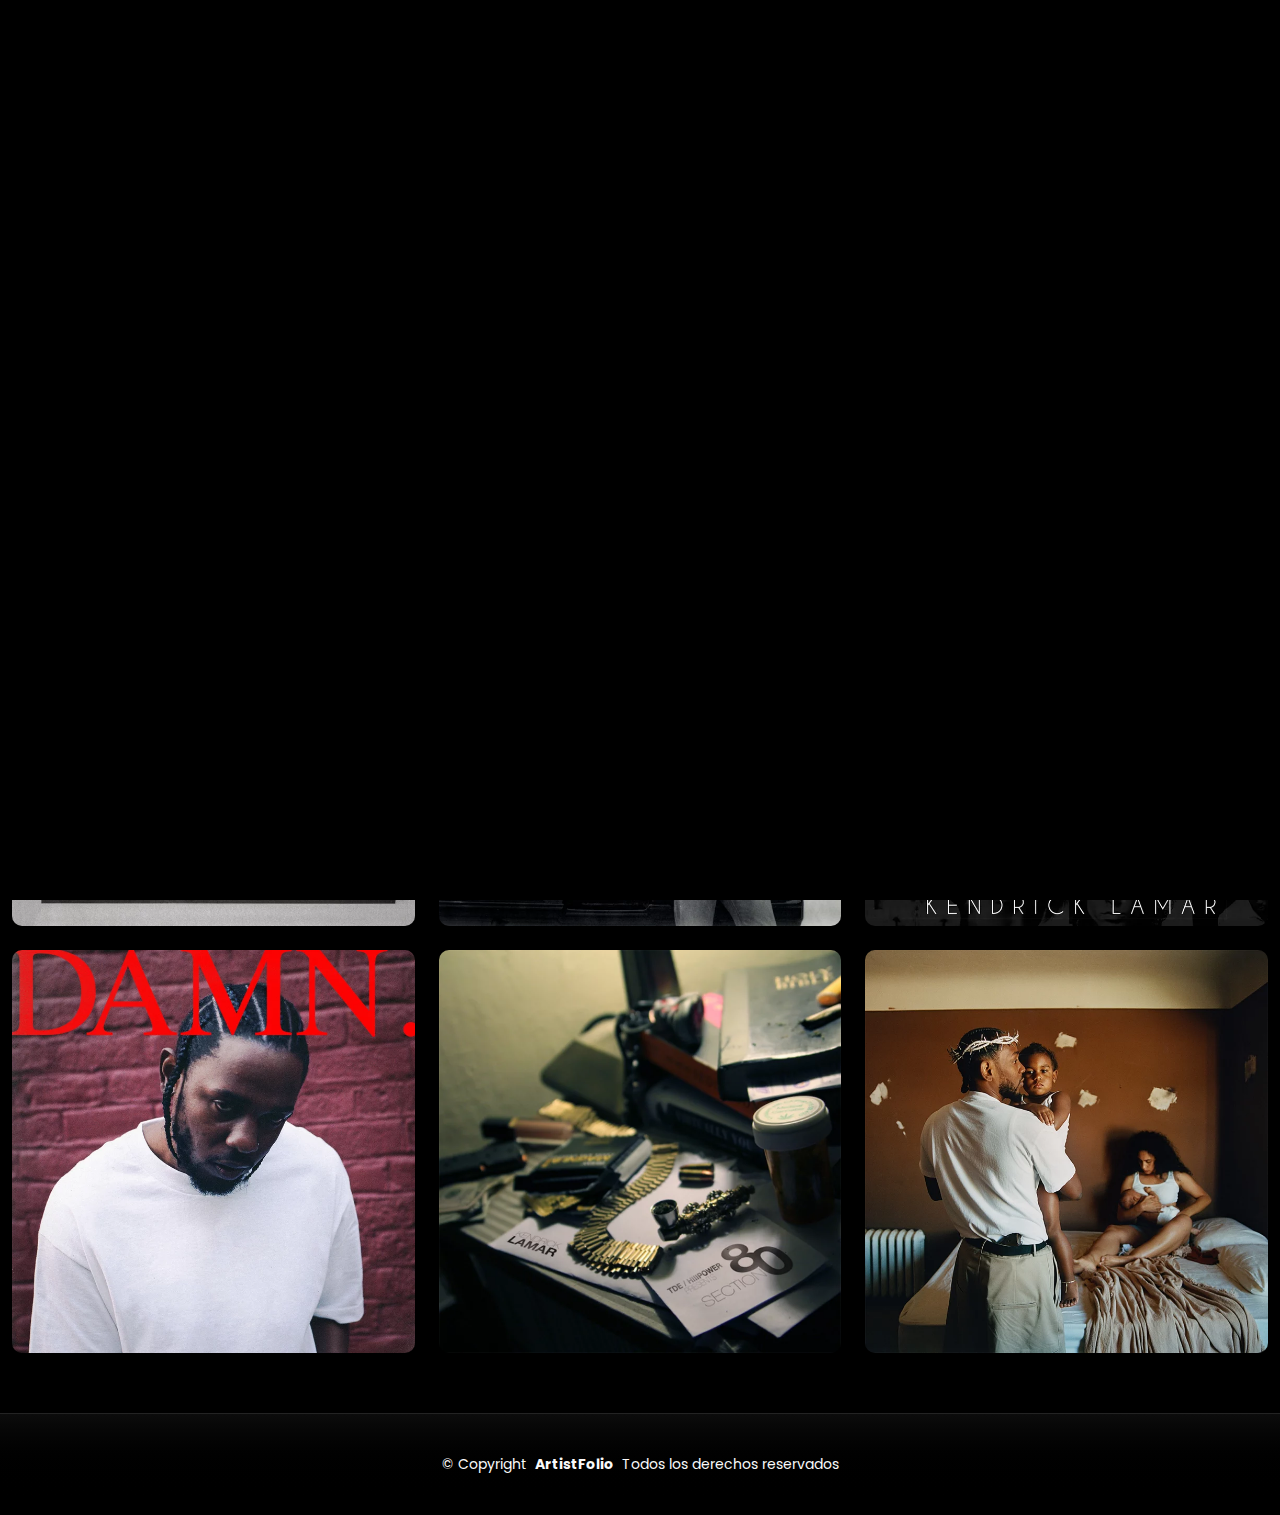
<file: index.html>
<!DOCTYPE html>
<html lang="en">

<head>
  <meta charset="utf-8">
  <meta content="width=device-width, initial-scale=1.0" name="viewport">
  <title>Kendrick Lamar - Hip hop y Rap</title>
  <meta name="description" content="">
  <meta name="keywords" content="">

  <!-- Favicons -->
  <link href="assets/img/logo.png" rel="icon">
  <link href="assets/img/logo.png" rel="apple-touch-icon">

  <!-- Fonts -->
  <link href="https://fonts.googleapis.com" rel="preconnect">
  <link href="https://fonts.gstatic.com" rel="preconnect" crossorigin>
  <link href="https://fonts.googleapis.com/css2?family=Roboto:ital,wght@0,100;0,300;0,400;0,500;0,700;0,900;1,100;1,300;1,400;1,500;1,700;1,900&family=Inter:wght@100;200;300;400;500;600;700;800;900&family=Cardo:ital,wght@0,400;0,700;1,400;1,700&display=swap" rel="stylesheet">

  <!-- Vendor CSS Files -->
  <link href="assets/vendor/bootstrap/css/bootstrap.min.css" rel="stylesheet">
  <link href="assets/vendor/bootstrap-icons/bootstrap-icons.css" rel="stylesheet">
  <link href="assets/vendor/aos/aos.css" rel="stylesheet">
  <link href="assets/vendor/glightbox/css/glightbox.min.css" rel="stylesheet">
  <link href="assets/vendor/swiper/swiper-bundle.min.css" rel="stylesheet">

  <!-- Main CSS File -->
  <link href="assets/css/main.css" rel="stylesheet">

  <!-- =======================================================
  * Template Name: PhotoFolio
  * Template URL: https://bootstrapmade.com/photofolio-bootstrap-photography-website-template/
  * Updated: Aug 07 2024 with Bootstrap v5.3.3
  * Author: BootstrapMade.com
  * License: https://bootstrapmade.com/license/
  ======================================================== -->
</head>

<body class="index-page">

  <header id="header" class="header d-flex align-items-center sticky-top">
    <div class="container-fluid position-relative d-flex align-items-center justify-content-between">

      <a href="index.html" class="logo d-flex align-items-center me-auto me-xl-0">
        <img src="assets/img/logo.png" alt="">
        <h1 class="sitename">ArtistFolio</h1>
      </a>

      <nav id="navmenu" class="navmenu">
        <ul>
          <li><a href="index.html" class="active">Inicio<br></a></li>
          <li><a href="about.html">Biografía</a></li>
          <li class="dropdown"><a href="discography.html"><span>Discografía</span> <i class="bi bi-chevron-down toggle-dropdown"></i></a>
            <ul>
              <li><a href="albums.html">Albums</a></li>
              <li><a href="videos.html">Videoclips</a></li>
              <li class="dropdown"><a href="#"><span>Más</span> <i class="bi bi-chevron-down toggle-dropdown"></i></a>
                <ul>
                  <li><a href="letras.html">Letras destacadas</a></li>
                  <li><a href="premios.html">Premios</a></li>
                </ul>
              </li>
            </ul>
          </li>
          <!-- Separador, se oculta en dispositivos móviles -->
          <span class="nav-separator">|</span>
          <li><a href="services.html">Servicios</a></li>
          <li><a href="contact.html">Contacto</a></li>
          <li class="nav-search">
            <form class="search-form" role="search" data-search-form>
              <input type="search" name="q" placeholder="Buscar..." aria-label="Buscar" data-search-input>
              <button type="submit" aria-label="Buscar"><i class="bi bi-search"></i></button>
              <button type="button" class="clear-btn" data-search-clear aria-label="Limpiar"><i class="bi bi-x"></i></button>
            </form>
          </li>
        </ul>
        <i class="mobile-nav-toggle d-xl-none bi bi-list"></i>
      </nav>

    </div>
  </header>

  <main class="main">

    <!-- Hero Section -->
    <section id="hero" class="hero section">

      <div class="container">
        <div class="row justify-content-center">
          <div class="col-lg-6 text-center" data-aos="fade-up" data-aos-delay="100">
            <h2><span>Presentando</span><span class="underlight">Kendrick Lamar</span></h2>
            <p>Algunos de sus momentos más icónicos, álbumes y colaboraciones que han definido su carrera.</p>
          </div>
        </div>
      </div>

    </section><!-- /Hero Section -->

    <!-- Gallery Section -->
    <section id="gallery" class="gallery section">

      <div class="container-fluid" data-aos="fade-up" data-aos-delay="100">

        <div class="row gy-4 justify-content-center">

          <div class="col-xl-4 col-lg-4 col-md-6">
            <div class="gallery-item h-100">
              <img src="assets/img/gallery/albums/topimpabutterfly.webp" class="img-fluid" alt="">
              <div class="gallery-links d-flex align-items-center justify-content-center">
                <a href="assets/img/gallery/albums/topimpabutterfly.webp" title="To Pimp a Butterfly" class="glightbox preview-link"><i class="bi bi-arrows-angle-expand"></i></a>
                <a href="albums.html" class="details-link"><i class="bi bi-link-45deg"></i></a>
              </div>
            </div>
          </div><!-- End Gallery Item -->

          <div class="col-xl-4 col-lg-4 col-md-6">
            <div class="gallery-item h-100">
              <img src="assets/img/gallery/albums/gnx.webp" class="img-fluid" alt="">
              <div class="gallery-links d-flex align-items-center justify-content-center">
                <a href="assets/img/gallery/albums/gnx.webp" title="GNX" class="glightbox preview-link"><i class="bi bi-arrows-angle-expand"></i></a>
                <a href="albums.html" class="details-link"><i class="bi bi-link-45deg"></i></a>
              </div>
            </div>
          </div><!-- End Gallery Item -->

          <div class="col-xl-4 col-lg-4 col-md-6">
            <div class="gallery-item h-100">
              <img src="assets/img/gallery/albums/overlydedicated.webp" class="img-fluid" alt="">
              <div class="gallery-links d-flex align-items-center justify-content-center">
                <a href="assets/img/gallery/albums/overlydedicated.webp" title="Overly Dedicated" class="glightbox preview-link"><i class="bi bi-arrows-angle-expand"></i></a>
                <a href="albums.html" class="details-link"><i class="bi bi-link-45deg"></i></a>
              </div>
            </div>
          </div><!-- End Gallery Item -->

          <div class="col-xl-4 col-lg-4 col-md-6">
            <div class="gallery-item h-100">
              <img src="assets/img/gallery/albums/damn.webp" class="img-fluid" alt="">
              <div class="gallery-links d-flex align-items-center justify-content-center">
                <a href="assets/img/gallery/albums/damn.webp" title="DAMN." class="glightbox preview-link"><i class="bi bi-arrows-angle-expand"></i></a>
                <a href="albums.html" class="details-link"><i class="bi bi-link-45deg"></i></a>
              </div>
            </div>
          </div><!-- End Gallery Item -->

          <div class="col-xl-4 col-lg-4 col-md-6">
            <div class="gallery-item h-100">
              <img src="assets/img/gallery/albums/section80.webp" class="img-fluid" alt="">
              <div class="gallery-links d-flex align-items-center justify-content-center">
                <a href="assets/img/gallery/albums/section80.webp" title="Section.80" class="glightbox preview-link"><i class="bi bi-arrows-angle-expand"></i></a>
                <a href="albums.html" class="details-link"><i class="bi bi-link-45deg"></i></a>
              </div>
            </div>
          </div><!-- End Gallery Item -->

          <div class="col-xl-4 col-lg-4 col-md-6">
            <div class="gallery-item h-100">
              <img src="assets/img/gallery/albums/mrmorale&thebigsteppers.webp" class="img-fluid" alt="">
              <div class="gallery-links d-flex align-items-center justify-content-center">
                <a href="assets/img/gallery/albums/mrmorale&thebigsteppers.webp" title="Mr. Morale & The Big Steppers" class="glightbox preview-link"><i class="bi bi-arrows-angle-expand"></i></a>
                <a href="albums.html" class="details-link"><i class="bi bi-link-45deg"></i></a>
              </div>
            </div>
          </div><!-- End Gallery Item -->

        </div>

      </div>

    </section><!-- /Gallery Section -->

  </main>

  <footer id="footer" class="footer">

    <div class="container">
      <div class="copyright text-center ">
        <p>© <span>Copyright</span> <strong class="px-1 sitename">ArtistFolio</strong> <span>Todos los derechos reservados</span></p>
      </div>
    </div>

  </footer>

  <!-- Scroll Top -->
  <a href="#" id="scroll-top" class="scroll-top d-flex align-items-center justify-content-center"><i class="bi bi-arrow-up-short"></i></a>

  <!-- Preloader -->
  <div id="preloader">
    <div class="line"></div>
  </div>

  <!-- Vendor JS Files -->
  <script src="assets/vendor/bootstrap/js/bootstrap.bundle.min.js"></script>
  <script src="assets/vendor/php-email-form/validate.js"></script>
  <script src="assets/vendor/aos/aos.js"></script>
  <script src="assets/vendor/glightbox/js/glightbox.min.js"></script>
  <script src="assets/vendor/swiper/swiper-bundle.min.js"></script>

  <!-- Main JS File -->
  <script src="assets/js/main.js"></script>

</body>

</html>
</file>
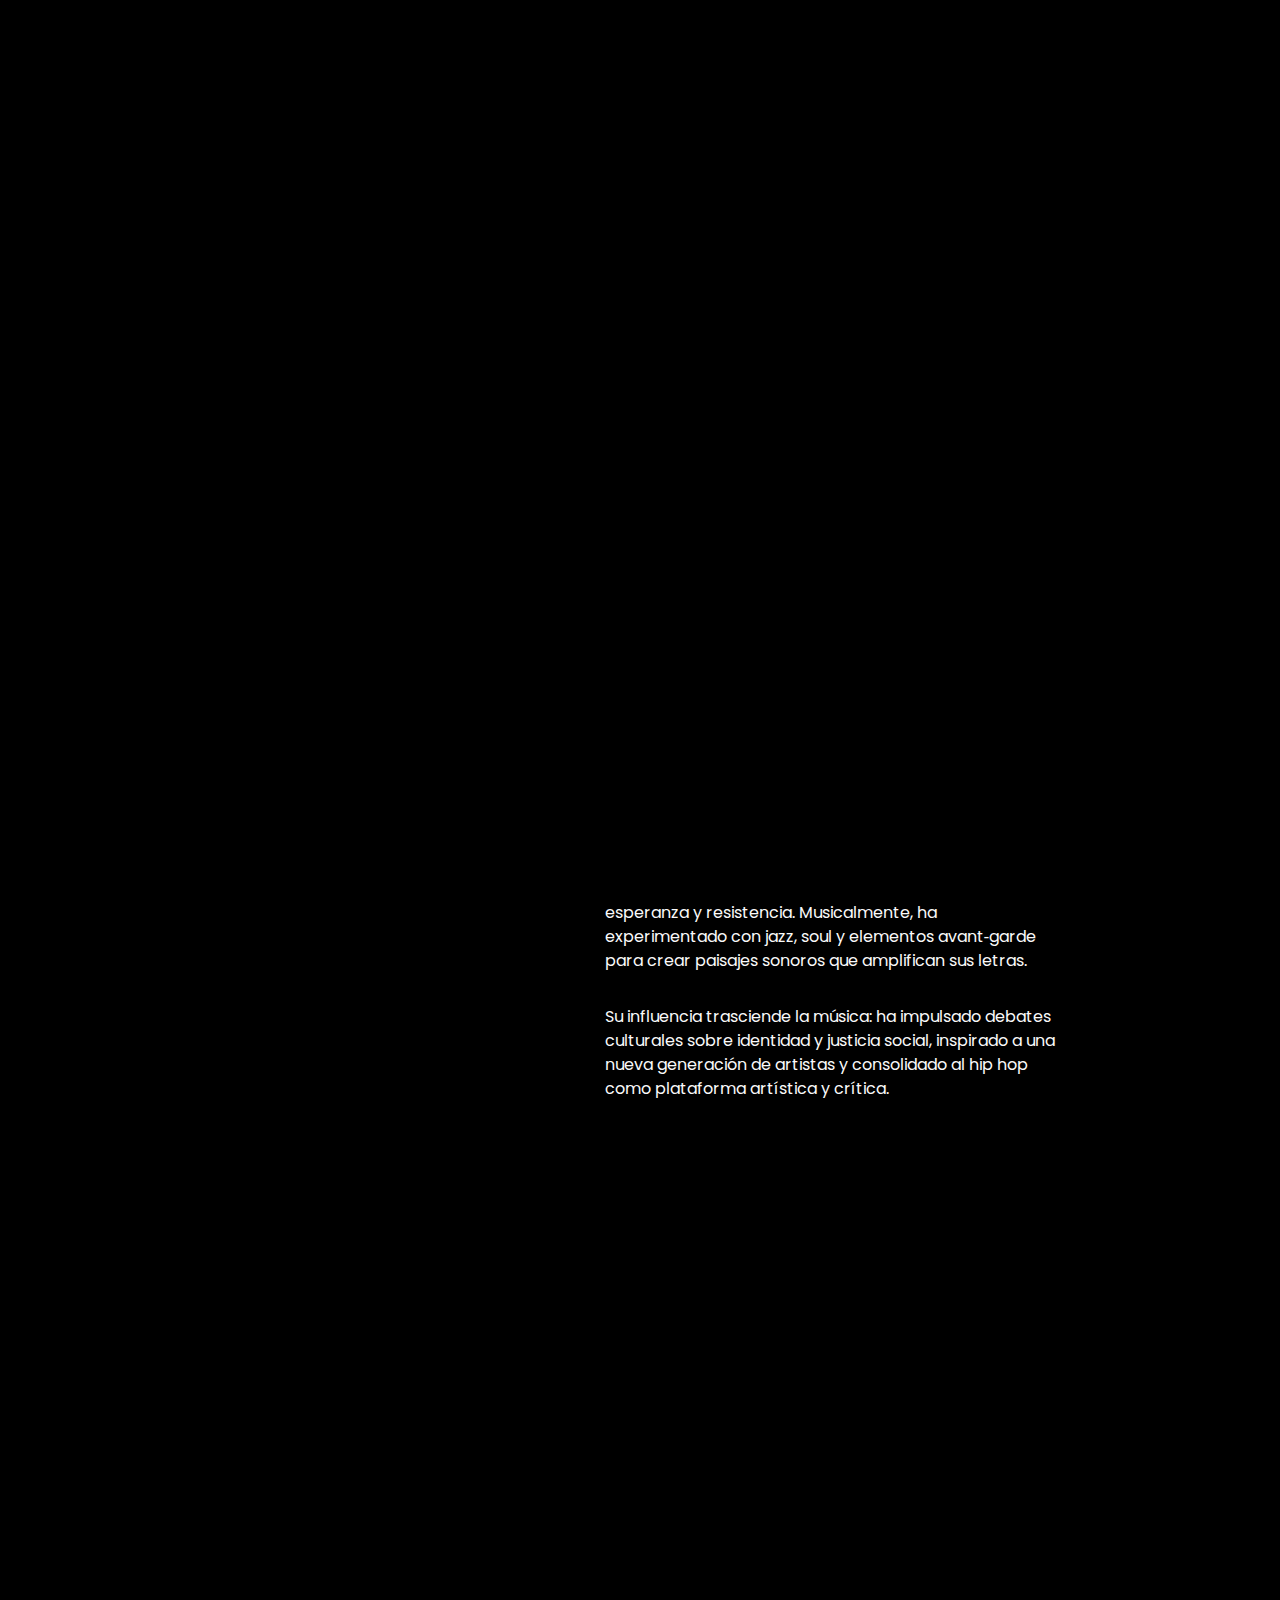
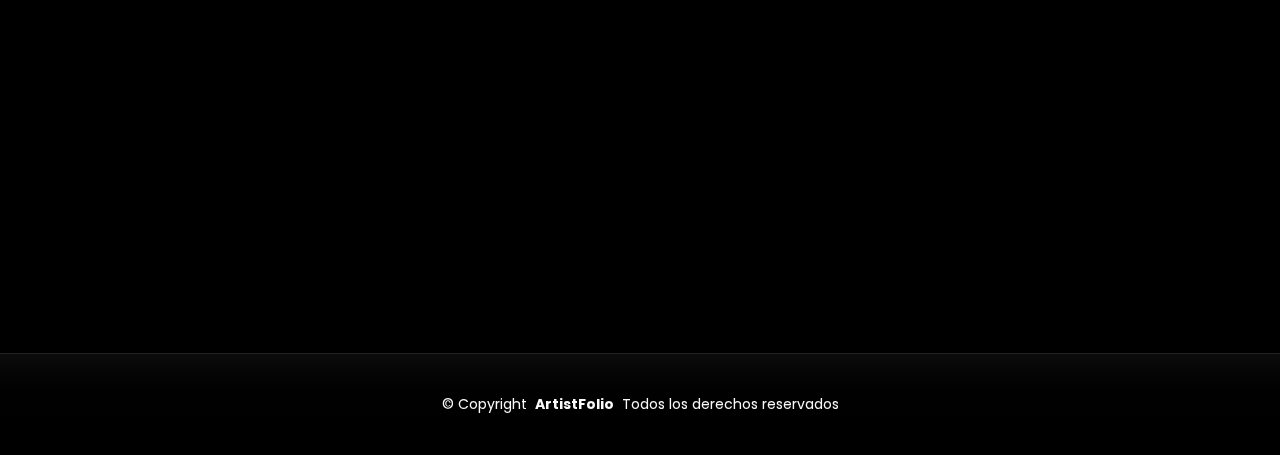
<file: about.html>
<!DOCTYPE html>
<html lang="en">

<head>
  <meta charset="utf-8">
  <meta content="width=device-width, initial-scale=1.0" name="viewport">
  <title>Acerca de - Kendrick Lamar</title>
  <meta name="description" content="">
  <meta name="keywords" content="">

  <!-- Favicons -->
  <link href="assets/img/logo.png" rel="icon">
  <link href="assets/img/logo.png" rel="apple-touch-icon">

  <!-- Fonts -->
  <link href="https://fonts.googleapis.com" rel="preconnect">
  <link href="https://fonts.gstatic.com" rel="preconnect" crossorigin>
  <link href="https://fonts.googleapis.com/css2?family=Roboto:ital,wght@0,100;0,300;0,400;0,500;0,700;0,900;1,100;1,300;1,400;1,500;1,700;1,900&family=Inter:wght@100;200;300;400;500;600;700;800;900&family=Cardo:ital,wght@0,400;0,700;1,400;1,700&display=swap" rel="stylesheet">

  <!-- Vendor CSS Files -->
  <link href="assets/vendor/bootstrap/css/bootstrap.min.css" rel="stylesheet">
  <link href="assets/vendor/bootstrap-icons/bootstrap-icons.css" rel="stylesheet">
  <link href="assets/vendor/aos/aos.css" rel="stylesheet">
  <link href="assets/vendor/glightbox/css/glightbox.min.css" rel="stylesheet">
  <link href="assets/vendor/swiper/swiper-bundle.min.css" rel="stylesheet">

  <!-- Main CSS File -->
  <link href="assets/css/main.css" rel="stylesheet">

  <!-- =======================================================
  * Template Name: PhotoFolio
  * Template URL: https://bootstrapmade.com/photofolio-bootstrap-photography-website-template/
  * Updated: Aug 07 2024 with Bootstrap v5.3.3
  * Author: BootstrapMade.com
  * License: https://bootstrapmade.com/license/
  ======================================================== -->
</head>

<body class="about-page">

  <header id="header" class="header d-flex align-items-center sticky-top">
    <div class="container-fluid position-relative d-flex align-items-center justify-content-between">

      <a href="index.html" class="logo d-flex align-items-center me-auto me-xl-0">
        <img src="assets/img/logo.png" alt="">
        <h1 class="sitename">ArtistFolio</h1>
      </a>

      <nav id="navmenu" class="navmenu">
        <ul>
          <li><a href="index.html">Inicio<br></a></li>
          <li><a href="about.html" class="active">Biografía</a></li>
          <li class="dropdown"><a href="discography.html"><span>Discografía</span> <i class="bi bi-chevron-down toggle-dropdown"></i></a>
            <ul>
              <li><a href="albums.html">Albums</a></li>
              <li><a href="videos.html">Videoclips</a></li>
              <li class="dropdown"><a href="#"><span>Más</span> <i class="bi bi-chevron-down toggle-dropdown"></i></a>
                <ul>
                  <li><a href="letras.html">Letras destacadas</a></li>
                  <li><a href="premios.html">Premios</a></li>
                </ul>
              </li>
            </ul>
          </li>
          <!-- Separador, se oculta en dispositivos móviles -->
          <span class="nav-separator">|</span>
          <li><a href="services.html">Servicios</a></li>
          <li><a href="contact.html">Contacto</a></li>
          <li class="nav-search">
            <form class="search-form" role="search" data-search-form>
              <input type="search" name="q" placeholder="Buscar..." aria-label="Buscar" data-search-input>
              <button type="submit" aria-label="Buscar"><i class="bi bi-search"></i></button>
              <button type="button" class="clear-btn" data-search-clear aria-label="Limpiar"><i class="bi bi-x"></i></button>
            </form>
          </li>
        </ul>
        <i class="mobile-nav-toggle d-xl-none bi bi-list"></i>
      </nav>

    </div>
  </header>

  <main class="main">

    <!-- Page Title -->
    <div class="page-title" data-aos="fade">
      <div class="heading">
        <div class="container">
          <div class="row d-flex justify-content-center text-center">
            <div class="col-lg-8">
              <h1>Biografía</h1>
              <p class="mb-0">Kendrick Lamar es un rapero y compositor originario de Compton que ha redefinido el hip hop contemporáneo con su narrativa, su compromiso social y su innovación sonora.</p>
            </div>
          </div>
        </div>
      </div>
    </div><!-- End Page Title -->

    <!-- About Section -->
    <section id="about" class="about section">

      <div class="container" data-aos="fade-up" data-aos-delay="100">

        <div class="row gy-4 justify-content-center">
          <div class="col-lg-4 artist-image">
            <img src="assets/img/profile-img.jpg" class="img-fluid" alt="">
          </div>
          <div class="col-lg-5 content">
            <h2 style="color: var(--accent-color);">Biografía, estilo y legado</h2>
            <p class="fst-italic py-3">
              Kendrick Lamar ha combinado el virtuosismo lírico con una visión artística amplia, explorando temas personales y colectivos que han marcado la dirección del rap del siglo XXI.
            </p>
            <div class="row">
              <div class="col-lg-6">
                <ul>
                  <li><i class="bi bi-chevron-right"></i> <strong>Nombre:</strong> <span>Kendrick Lamar</span></li>
                  <li><i class="bi bi-chevron-right"></i> <strong>Nacimiento:</strong> <span>17/06/1987</span></li>
                  <li><i class="bi bi-chevron-right"></i> <strong>Origen:</strong> <span>California, EE. UU.</span></li>
                </ul>
              </div>
              <div class="col-lg-6">
                <ul>
                  <li><i class="bi bi-chevron-right"></i> <strong>Carrera:</strong> <span>2003–presente</span></li>
                  <li><i class="bi bi-chevron-right"></i> <strong>Género:</strong> <span>Hip hop / Rap</span></li>
                  <li><i class="bi bi-chevron-right"></i> <strong>Álbum destacado:</strong> <span>DAMN.</span></li>
                </ul>
              </div>
            </div>
            <p class="py-3">
              Desde sus comienzos, Kendrick ha construido una narrativa potente que mezcla lo íntimo y lo político: sus canciones cuentan historias de comunidad, violencia, esperanza y resistencia. Musicalmente, ha experimentado con jazz, soul y elementos avant‑garde para crear paisajes sonoros que amplifican sus letras.
            </p>
            <p class="m-0">
              Su influencia trasciende la música: ha impulsado debates culturales sobre identidad y justicia social, inspirado a una nueva generación de artistas y consolidado al hip hop como plataforma artística y crítica.
            </p>
          </div>
        </div>

      </div>

    </section><!-- /About Section -->

    <!-- Testimonials Section -->
    <section id="testimonials" class="testimonials section">

      <!-- Section Title -->
      <div class="container section-title" data-aos="fade-up">
        <h2>Reconocimientos</h2>
        <p>Opiniones y valoraciones destacadas</p>
      </div><!-- End Section Title -->

      <div class="container" data-aos="fade-up" data-aos-delay="100">

        <div class="swiper init-swiper">
          <script type="application/json" class="swiper-config">
            {
              "loop": true,
              "speed": 600,
              "autoplay": {
                "delay": 5000
              },
              "slidesPerView": "auto",
              "pagination": {
                "el": ".swiper-pagination",
                "type": "bullets",
                "clickable": true
              },
              "breakpoints": {
                "320": {
                  "slidesPerView": 1,
                  "spaceBetween": 40
                },
                "1200": {
                  "slidesPerView": 3,
                  "spaceBetween": 1
                }
              }
            }
          </script>
          <div class="swiper-wrapper">

            <div class="swiper-slide">
              <div class="testimonial-item">
                <div class="stars">
                  <i class="bi bi-star-fill"></i><i class="bi bi-star-fill"></i><i class="bi bi-star-fill"></i><i class="bi bi-star-fill"></i><i class="bi bi-star-fill"></i>
                </div>
                <p>
                  Considerado por la crítica como uno de los letristas más influyentes de su generación, su trabajo combina introspección y alcance social con una precisión lírica notable.
                </p>
                <div class="profile mt-auto">
                  <img src="assets/img/testimonials/testimonials-1.jpg" class="testimonial-img" alt="">
                  <h3>Crítico musical</h3>
                  <h4>Especialista en hip hop</h4>
                </div>
              </div>
            </div><!-- End testimonial item -->

            <div class="swiper-slide">
              <div class="testimonial-item">
                <div class="stars">
                  <i class="bi bi-star-fill"></i><i class="bi bi-star-fill"></i><i class="bi bi-star-fill"></i><i class="bi bi-star-fill"></i><i class="bi bi-star-fill"></i>
                </div>
                <p>
                  Su capacidad para reinventarse y para incorporar sonoridades arriesgadas ha elevado el estándar creativo dentro del rap contemporáneo.
                </p>
                <div class="profile mt-auto">
                  <img src="assets/img/testimonials/testimonials-2.jpg" class="testimonial-img" alt="">
                  <h3>Productor colaborador</h3>
                  <h4>Beatmaker</h4>
                </div>
              </div>
            </div><!-- End testimonial item -->

            <div class="swiper-slide">
              <div class="testimonial-item">
                <div class="stars">
                  <i class="bi bi-star-fill"></i><i class="bi bi-star-fill"></i><i class="bi bi-star-fill"></i><i class="bi bi-star-fill"></i><i class="bi bi-star-fill"></i>
                </div>
                <p>
                  Sus álbumes son obras cohesivas que funcionan tanto a nivel sonoro como narrativo, convirtiéndose en referentes culturales.
                </p>
                <div class="profile mt-auto">
                  <img src="assets/img/testimonials/testimonials-3.jpg" class="testimonial-img" alt="">
                  <h3>Compañero artista</h3>
                  <h4>Voz invitada</h4>
                </div>
              </div>
            </div><!-- End testimonial item -->

            <div class="swiper-slide">
              <div class="testimonial-item">
                <div class="stars">
                  <i class="bi bi-star-fill"></i><i class="bi bi-star-fill"></i><i class="bi bi-star-fill"></i><i class="bi bi-star-fill"></i><i class="bi bi-star-fill"></i>
                </div>
                <p>
                  Para muchos seguidores, su honestidad y su estilo han convertido sus discos en banderas generacionales.
                </p>
                <div class="profile mt-auto">
                  <img src="assets/img/testimonials/testimonials-4.jpg" class="testimonial-img" alt="">
                  <h3>Fan</h3>
                  <h4>Seguidor de la primera hora</h4>
                </div>
              </div>
            </div><!-- End testimonial item -->

            <div class="swiper-slide">
              <div class="testimonial-item">
                <div class="stars">
                  <i class="bi bi-star-fill"></i><i class="bi bi-star-fill"></i><i class="bi bi-star-fill"></i><i class="bi bi-star-fill"></i><i class="bi bi-star-fill"></i>
                </div>
                <p>
                  Su mezcla de riesgo artístico y compromiso temático ha ampliado la percepción de lo que puede ser un álbum de hip hop.
                </p>
                <div class="profile mt-auto">
                  <img src="assets/img/testimonials/testimonials-5.jpg" class="testimonial-img" alt="">
                  <h3>Periodista cultural</h3>
                  <h4>Crítico</h4>
                </div>
              </div>
            </div><!-- End testimonial item -->

          </div>
          <div class="swiper-pagination"></div>
        </div>

      </div>

    </section><!-- /Testimonials Section -->

  </main>

  <footer id="footer" class="footer">

    <div class="container">
      <div class="copyright text-center ">
        <p>© <span>Copyright</span> <strong class="px-1 sitename">ArtistFolio</strong> <span>Todos los derechos reservados</span></p>
      </div>
    </div>

  </footer>

  <!-- Scroll Top -->
  <a href="#" id="scroll-top" class="scroll-top d-flex align-items-center justify-content-center"><i class="bi bi-arrow-up-short"></i></a>

  <!-- Preloader -->
  <div id="preloader">
    <div class="line"></div>
  </div>

  <!-- Vendor JS Files -->
  <script src="assets/vendor/bootstrap/js/bootstrap.bundle.min.js"></script>
  <script src="assets/vendor/php-email-form/validate.js"></script>
  <script src="assets/vendor/aos/aos.js"></script>
  <script src="assets/vendor/glightbox/js/glightbox.min.js"></script>
  <script src="assets/vendor/swiper/swiper-bundle.min.js"></script>

  <!-- Main JS File -->
  <script src="assets/js/main.js"></script>

</body>

</html>
</file>
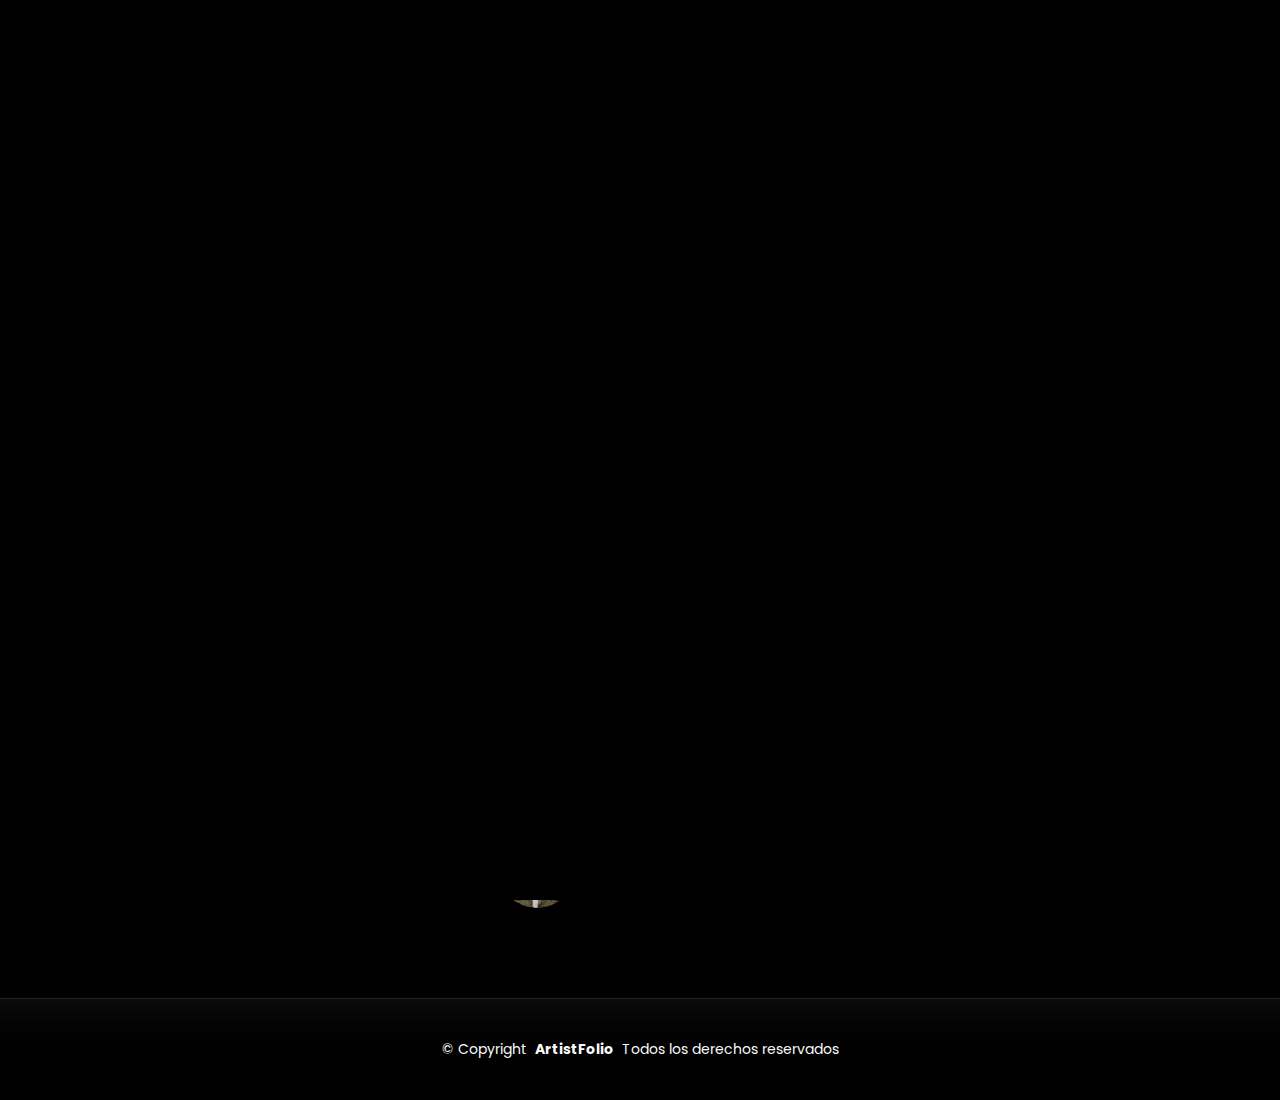
<file: albums.html>
<!DOCTYPE html>
<html lang="es">

<head>
  <meta charset="utf-8">
  <meta content="width=device-width, initial-scale=1.0" name="viewport">
  <title>Albums - Kendrick Lamar</title>
  <meta name="description" content="Recorrido por los álbumes más relevantes de Kendrick Lamar: evolución artística, temas recurrentes y colaboraciones destacadas.">
  <meta name="keywords" content="Kendrick Lamar, discografía, álbumes, hip hop, rap, música">

  <!-- Favicons -->
  <link href="assets/img/logo.png" rel="icon">
  <link href="assets/img/logo.png" rel="apple-touch-icon">

  <!-- Fonts -->
  <link href="https://fonts.googleapis.com" rel="preconnect">
  <link href="https://fonts.gstatic.com" rel="preconnect" crossorigin>
  <link href="https://fonts.googleapis.com/css2?family=Roboto:ital,wght@0,100;0,300;0,400;0,500;0,700;0,900;1,100;1,300;1,400;1,500;1,700;1,900&family=Inter:wght@100;200;300;400;500;600;700;800;900&family=Cardo:ital,wght@0,400;0,700;1,400;1,700&display=swap" rel="stylesheet">

  <!-- Vendor CSS Files -->
  <link href="assets/vendor/bootstrap/css/bootstrap.min.css" rel="stylesheet">
  <link href="assets/vendor/bootstrap-icons/bootstrap-icons.css" rel="stylesheet">
  <link href="assets/vendor/aos/aos.css" rel="stylesheet">
  <link href="assets/vendor/glightbox/css/glightbox.min.css" rel="stylesheet">
  <link href="assets/vendor/swiper/swiper-bundle.min.css" rel="stylesheet">

  <!-- Main CSS File -->
  <link href="assets/css/main.css" rel="stylesheet">

  <!-- =======================================================
  * Template Name: PhotoFolio
  * Template URL: https://bootstrapmade.com/photofolio-bootstrap-photography-website-template/
  * Updated: Aug 07 2024 with Bootstrap v5.3.3
  * Author: BootstrapMade.com
  * License: https://bootstrapmade.com/license/
  ======================================================== -->
</head>

<body class="gallery-single-page">

  <header id="header" class="header d-flex align-items-center sticky-top">
    <div class="container-fluid position-relative d-flex align-items-center justify-content-between">

      <a href="index.html" class="logo d-flex align-items-center me-auto me-xl-0">
        <img src="assets/img/logo.png" alt="ArtistFolio logo">
        <h1 class="sitename">ArtistFolio</h1>
      </a>

      <nav id="navmenu" class="navmenu">
        <ul>
          <li><a href="index.html">Inicio<br></a></li>
          <li><a href="about.html">Biografía</a></li>
          <li class="dropdown"><a href="discography.html" class="active"><span>Discografía</span> <i class="bi bi-chevron-down toggle-dropdown"></i></a>
            <ul>
              <li><a href="albums.html" class="active">Albums</a></li>
              <li><a href="videos.html">Videoclips</a></li>
              <li class="dropdown"><a href="#"><span>Más</span> <i class="bi bi-chevron-down toggle-dropdown"></i></a>
                <ul>
                  <li><a href="letras.html">Letras destacadas</a></li>
                  <li><a href="premios.html">Premios</a></li>
                </ul>
              </li>
            </ul>
          </li>
          <!-- Separador, se oculta en dispositivos móviles -->
          <span class="nav-separator">|</span>
          <li><a href="services.html">Servicios</a></li>
          <li><a href="contact.html">Contacto</a></li>
          <li class="nav-search">
            <form class="search-form" role="search" data-search-form>
              <input type="search" name="q" placeholder="Buscar..." aria-label="Buscar" data-search-input>
              <button type="submit" aria-label="Buscar"><i class="bi bi-search"></i></button>
              <button type="button" class="clear-btn" data-search-clear aria-label="Limpiar"><i class="bi bi-x"></i></button>
            </form>
          </li>
        </ul>
        <i class="mobile-nav-toggle d-xl-none bi bi-list"></i>
      </nav>

    </div>
  </header>

  <main class="main">

    <!-- Page Title -->
    <div class="page-title" data-aos="fade">
      <div class="heading">
        <div class="container">
          <div class="row d-flex justify-content-center text-center">
            <div class="col-lg-8">
              <h1>Carrera musical</h1>
              <p class="mb-0">Un recorrido por los álbumes y proyectos más influyentes de Kendrick Lamar: desde sus primeros mixtapes hasta sus trabajos más recientes, con contexto sobre temas, producciones y colaboraciones.</p>
            </div>
          </div>
        </div>
      </div>
    </div><!-- End Page Title -->

    <!-- Gallery Details Section -->
  <section id="gallery-details" class="gallery-details section">
    <div class="container" data-aos="fade-up">

      <!-- GRID CORRECTO -->
      <div class="row gy-4">

        <!-- GALERÍA 33% -->
        <div class="col-lg-4">
          <div class="portfolio-details-slider swiper init-swiper">

            <script type="application/json" class="swiper-config">
              {
                "loop": true,
                "speed": 600,
                "autoplay": { "delay": 5000 },
                "slidesPerView": "auto",
                "navigation": {
                  "nextEl": ".swiper-button-next",
                  "prevEl": ".swiper-button-prev"
                },
                "pagination": {
                  "el": ".swiper-pagination",
                  "clickable": true
                }
              }
            </script>

            <div class="swiper-wrapper">
              <div class="swiper-slide"><img src="assets/img/gallery/albums/overlydedicated.webp" alt=""></div>
              <div class="swiper-slide"><img src="assets/img/gallery/albums/section80.webp" alt=""></div>
              <div class="swiper-slide"><img src="assets/img/gallery/albums/goodkidmaadcity.webp" alt=""></div>
              <div class="swiper-slide"><img src="assets/img/gallery/albums/untitledunmastered.webp" alt=""></div>
              <div class="swiper-slide"><img src="assets/img/gallery/albums/damn.webp" alt=""></div>
              <div class="swiper-slide"><img src="assets/img/gallery/albums/mrmorale&thebigsteppers.webp" alt=""></div>
              <div class="swiper-slide"><img src="assets/img/gallery/albums/gnx.webp" alt=""></div>
            </div>

            <div class="swiper-button-prev"></div>
            <div class="swiper-button-next"></div>
            <div class="swiper-pagination"></div>
          </div>
        </div>

        <!-- TEXTO 67% -->
        <div class="col-lg-8">
          <div class="portfolio-description">
            <h2 style="color: var(--accent-color);">Discografía destacada y evolución artística</h2>

            <p>
              Kendrick Lamar emergió desde la escena de Compton con mixtapes que mostraban un talento precoz para la narrativa y la métrica.
            </p>

            <p>
              El salto a la fama vino con <strong>good kid, m.A.A.d city</strong>, un álbum conceptual que consolidó su voz única.
            </p>

            <p>
              En trabajos posteriores como <strong>DAMN.</strong> y <strong>Mr. Morale & The Big Steppers</strong>, profundizó en identidad y trauma.
            </p>

            <div class="testimonial-item">
              <p>
                <i class="bi bi-quote quote-icon-left"></i>
                <span>"Kendrick tiene una visión rara: combina letras íntimas con arreglos sonoros ambiciosos. Trabajar en su música es empujar los límites del género."</span>
                <i class="bi bi-quote quote-icon-right"></i>
              </p>
              <div>
                <img src="assets/img/testimonials/testimonials-2.jpg" class="testimonial-img" alt="Colaborador">
                <h3>The Alchemist</h3>
                <h4>Productor</h4>
              </div>
            </div>

          </div>
        </div>

      </div>

    </div>
  </section>

  </main>

  <footer id="footer" class="footer">

    <div class="container">
      <div class="copyright text-center ">
        <p>© <span>Copyright</span> <strong class="px-1 sitename">ArtistFolio</strong> <span>Todos los derechos reservados</span></p>
      </div>
    </div>

  </footer>

  <!-- Scroll Top -->
  <a href="#" id="scroll-top" class="scroll-top d-flex align-items-center justify-content-center"><i class="bi bi-arrow-up-short"></i></a>

  <!-- Preloader -->
  <div id="preloader">
    <div class="line"></div>
  </div>

  <!-- Vendor JS Files -->
  <script src="assets/vendor/bootstrap/js/bootstrap.bundle.min.js"></script>
  <script src="assets/vendor/php-email-form/validate.js"></script>
  <script src="assets/vendor/aos/aos.js"></script>
  <script src="assets/vendor/glightbox/js/glightbox.min.js"></script>
  <script src="assets/vendor/swiper/swiper-bundle.min.js"></script>

  <!-- Main JS File -->
  <script src="assets/js/main.js"></script>

</body>

</html>
</file>
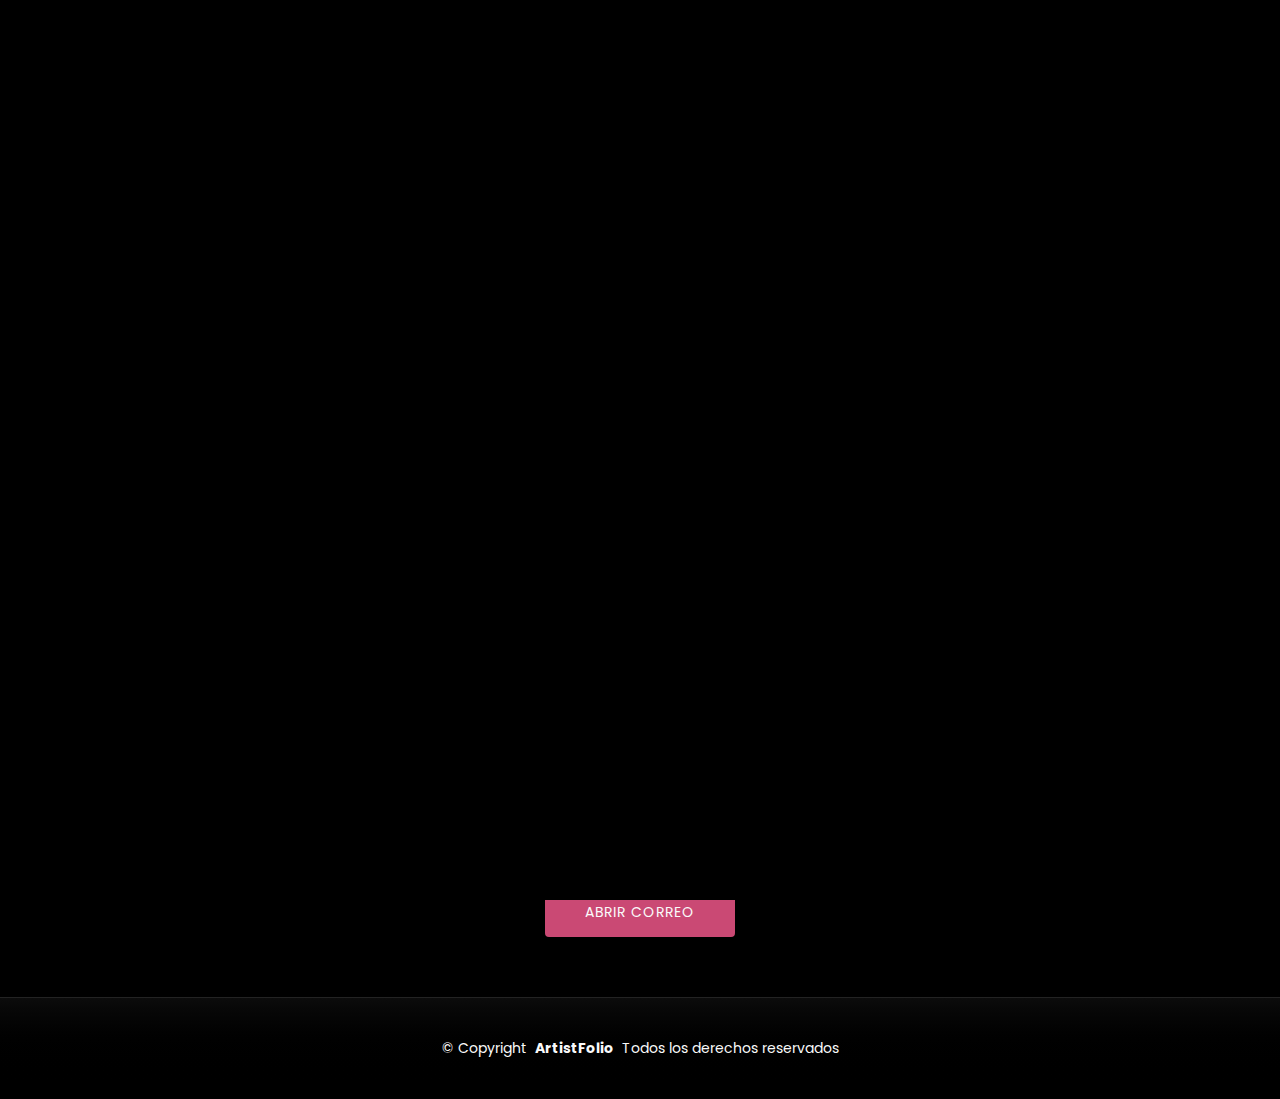
<file: contact.html>
<!DOCTYPE html>
<html lang="en">

<head>
  <meta charset="utf-8">
  <meta content="width=device-width, initial-scale=1.0" name="viewport">
  <title>Contacto - Kendrick Lamar</title>
  <meta name="description" content="">
  <meta name="keywords" content="">

  <!-- Favicons -->
  <link href="assets/img/logo.png" rel="icon">
  <link href="assets/img/logo.png" rel="apple-touch-icon">

  <!-- Fonts -->
  <link href="https://fonts.googleapis.com" rel="preconnect">
  <link href="https://fonts.gstatic.com" rel="preconnect" crossorigin>
  <link href="https://fonts.googleapis.com/css2?family=Roboto:ital,wght@0,100;0,300;0,400;0,500;0,700;0,900;1,100;1,300;1,400;1,500;1,700;1,900&family=Inter:wght@100;200;300;400;500;600;700;800;900&family=Cardo:ital,wght@0,400;0,700;1,400;1,700&display=swap" rel="stylesheet">

  <!-- Vendor CSS Files -->
  <link href="assets/vendor/bootstrap/css/bootstrap.min.css" rel="stylesheet">
  <link href="assets/vendor/bootstrap-icons/bootstrap-icons.css" rel="stylesheet">
  <link href="assets/vendor/aos/aos.css" rel="stylesheet">
  <link href="assets/vendor/glightbox/css/glightbox.min.css" rel="stylesheet">
  <link href="assets/vendor/swiper/swiper-bundle.min.css" rel="stylesheet">

  <!-- Main CSS File -->
  <link href="assets/css/main.css" rel="stylesheet">

  <!-- =======================================================
  * Template Name: PhotoFolio
  * Template URL: https://bootstrapmade.com/photofolio-bootstrap-photography-website-template/
  * Updated: Aug 07 2024 with Bootstrap v5.3.3
  * Author: BootstrapMade.com
  * License: https://bootstrapmade.com/license/
  ======================================================== -->
</head>

<body class="contact-page">

  <header id="header" class="header d-flex align-items-center sticky-top">
    <div class="container-fluid position-relative d-flex align-items-center justify-content-between">

      <a href="index.html" class="logo d-flex align-items-center me-auto me-xl-0">
        <img src="assets/img/logo.png" alt="">
        <h1 class="sitename">ArtistFolio</h1>
      </a>

      <nav id="navmenu" class="navmenu">
        <ul>
          <li><a href="index.html">Inicio<br></a></li>
          <li><a href="about.html">Biografía</a></li>
          <li class="dropdown"><a href="discography.html"><span>Discografía</span> <i class="bi bi-chevron-down toggle-dropdown"></i></a>
            <ul>
              <li><a href="albums.html">Albums</a></li>
              <li><a href="videos.html">Videoclips</a></li>
              <li class="dropdown"><a href="#"><span>Más</span> <i class="bi bi-chevron-down toggle-dropdown"></i></a>
                <ul>
                  <li><a href="letras.html">Letras destacadas</a></li>
                  <li><a href="premios.html">Premios</a></li>
                </ul>
              </li>
            </ul>
          </li>
          <!-- Separador, se oculta en dispositivos móviles -->
          <span class="nav-separator">|</span>
          <li><a href="services.html">Servicios</a></li>
          <li><a href="contact.html" class="active">Contacto</a></li>
          <li class="nav-search">
            <form class="search-form" role="search" data-search-form>
              <input type="search" name="q" placeholder="Buscar..." aria-label="Buscar" data-search-input>
              <button type="submit" aria-label="Buscar"><i class="bi bi-search"></i></button>
              <button type="button" class="clear-btn" data-search-clear aria-label="Limpiar"><i class="bi bi-x"></i></button>
            </form>
          </li>
        </ul>
        <i class="mobile-nav-toggle d-xl-none bi bi-list"></i>
      </nav>

    </div>
  </header>

  <main class="main">

    <!-- Page Title -->
    <div class="page-title" data-aos="fade">
      <div class="heading">
        <div class="container">
          <div class="row d-flex justify-content-center text-center">
            <div class="col-lg-8">
              <h1>Contacto</h1>
              <p class="mb-0">¿Buscas información sobre proyectos, análisis de letras, prensa o reservas relacionadas con algún artista? Ponte en contacto y te responderemos con detalles sobre disponibilidad y servicios.</p>
            </div>
          </div>
        </div>
      </div>
    </div><!-- End Page Title -->

    <!-- Contact Section -->
    <section id="contact" class="contact section">

      <div class="container" data-aos="fade-up" data-aos-delay="100">

        <div class="info-wrap" data-aos="fade-up" data-aos-delay="200">
          <div class="row gy-5">

            <div class="col-lg-4">
              <div class="info-item d-flex align-items-center">
                <i class="bi bi-geo-alt flex-shrink-0"></i>
                <div>
                  <h3>Ubicación</h3>
                  <p>Sevilla, España</p>
                </div>
              </div>
            </div><!-- End Info Item -->

            <div class="col-lg-4">
              <div class="info-item d-flex align-items-center">
                <i class="bi bi-telephone flex-shrink-0"></i>
                <div>
                  <h3>Teléfono</h3>
                  <p>+34 600 000 000</p>
                </div>
              </div>
            </div><!-- End Info Item -->

            <div class="col-lg-4">
              <div class="info-item d-flex align-items-center">
                <i class="bi bi-envelope flex-shrink-0"></i>
                <div>
                  <h3>Correo</h3>
                  <p>contacto@artistfolio.com</p>
                </div>
              </div>
            </div><!-- End Info Item -->

          </div>
        </div>

        <form id="contact-form" action="mailto:danielfabian1207@gmail.com" method="get" enctype="text/plain" class="php-email-form" data-aos="fade-up" data-aos-delay="300">
          <div class="row gy-4">

            <div class="col-md-6">
              <input type="text" name="name" class="form-control" placeholder="Nombre" required="">
            </div>

            <div class="col-md-6 ">
              <input type="email" class="form-control" name="email" placeholder="Correo electrónico" required="">
            </div>

            <div class="col-md-12">
              <input type="text" class="form-control" name="subject" placeholder="Asunto" required="">
            </div>

            <div class="col-md-12">
              <textarea class="form-control" name="message" rows="6" placeholder="Mensaje" required=""></textarea>
            </div>

            <div class="col-md-12 text-center">
              <button type="submit">Abrir correo</button>
            </div>

          </div>
        </form><!-- End Contact Form -->

      </div>

    </section><!-- /Contact Section -->

  </main>

  <footer id="footer" class="footer">

    <div class="container">
      <div class="copyright text-center ">
        <p>© <span>Copyright</span> <strong class="px-1 sitename">ArtistFolio</strong> <span>Todos los derechos reservados</span></p>
      </div>
    </div>

  </footer>

  <!-- Scroll Top -->
  <a href="#" id="scroll-top" class="scroll-top d-flex align-items-center justify-content-center"><i class="bi bi-arrow-up-short"></i></a>

  <!-- Preloader -->
  <div id="preloader">
    <div class="line"></div>
  </div>

  <!-- Vendor JS Files -->
  <script src="assets/vendor/bootstrap/js/bootstrap.bundle.min.js"></script>
  <script src="assets/vendor/aos/aos.js"></script>
  <script src="assets/vendor/glightbox/js/glightbox.min.js"></script>
  <script src="assets/vendor/swiper/swiper-bundle.min.js"></script>

  <script>
    const contactForm = document.getElementById('contact-form');
    if (contactForm) {
      contactForm.addEventListener('submit', (event) => {
        event.preventDefault();

        const subject = contactForm.querySelector('[name="subject"]').value.trim();
        const message = contactForm.querySelector('[name="message"]').value.trim();

        const mailto = `mailto:danielfabian1207@gmail.com?subject=${encodeURIComponent(subject)}&body=${encodeURIComponent(message)}`;

        window.location.href = mailto;
      });
    }
  </script>

  <!-- Main JS File -->
  <script src="assets/js/main.js"></script>

</body>

</html>
</file>
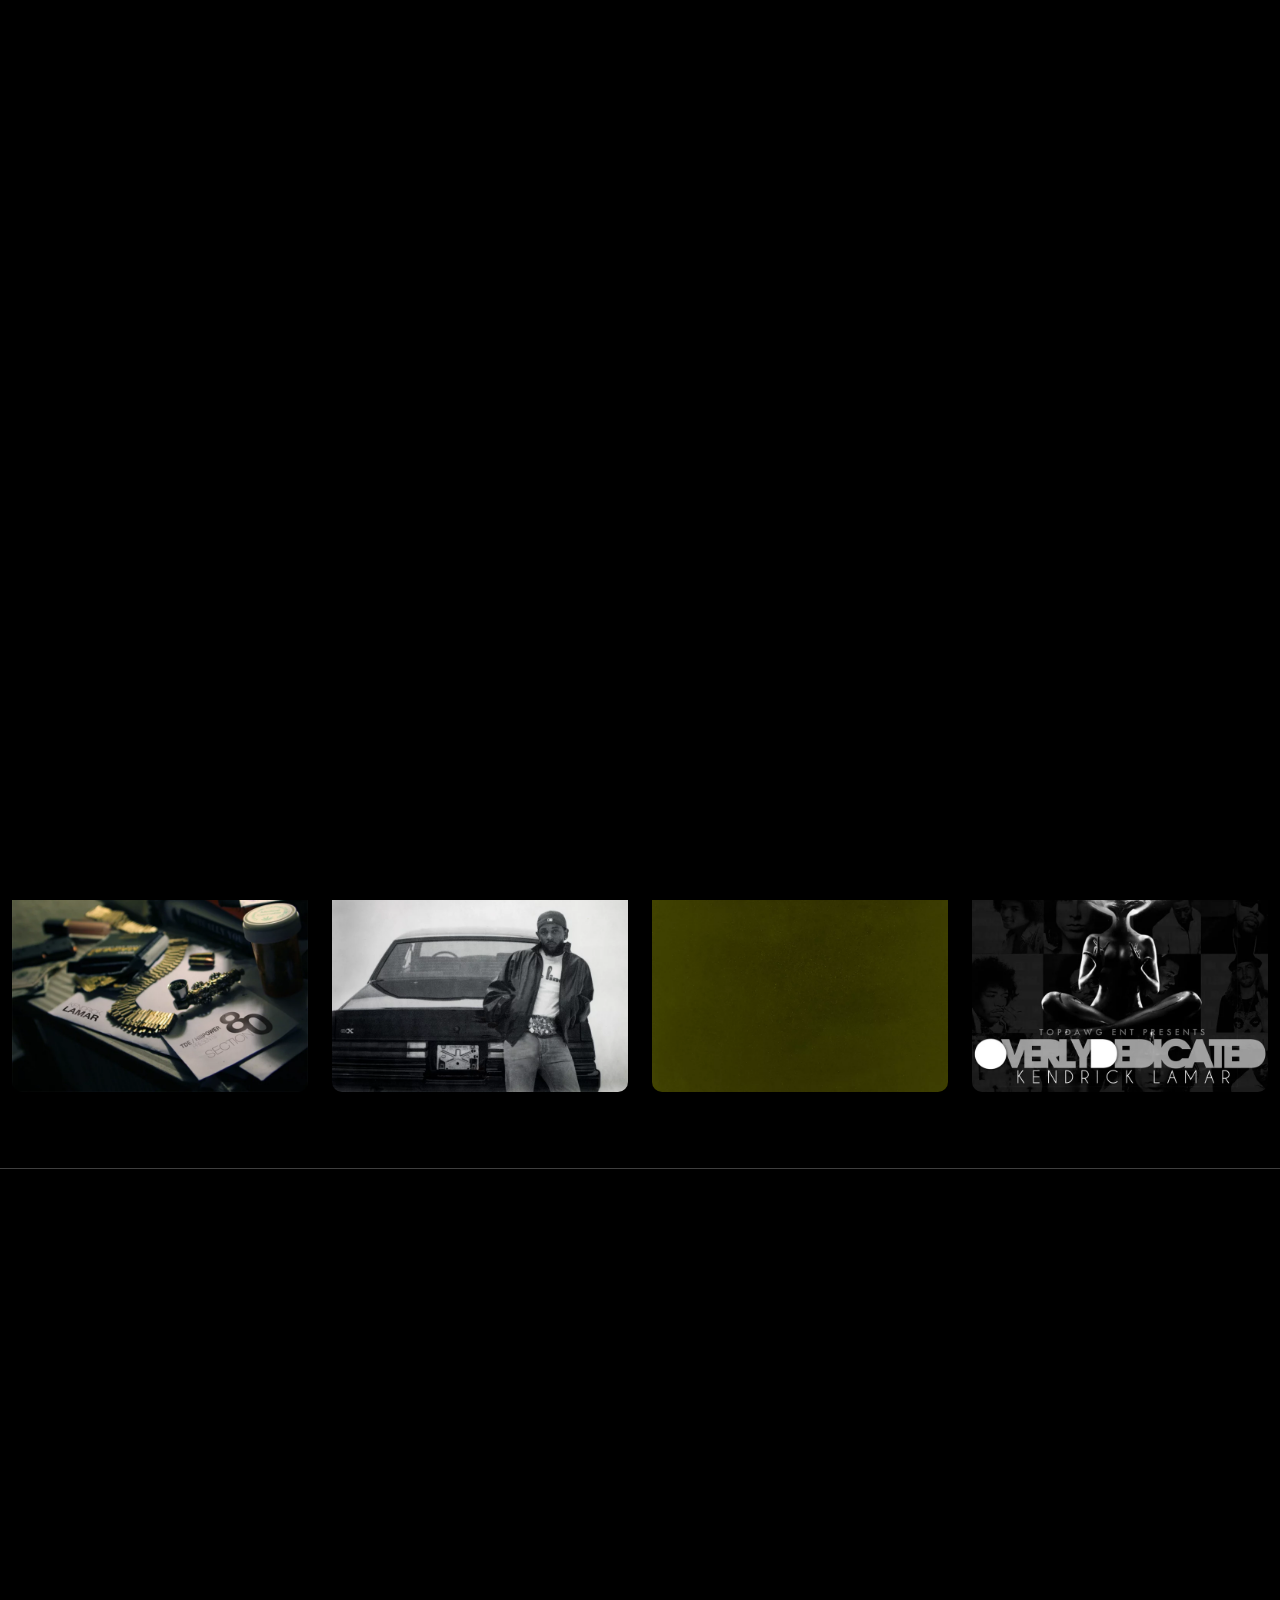
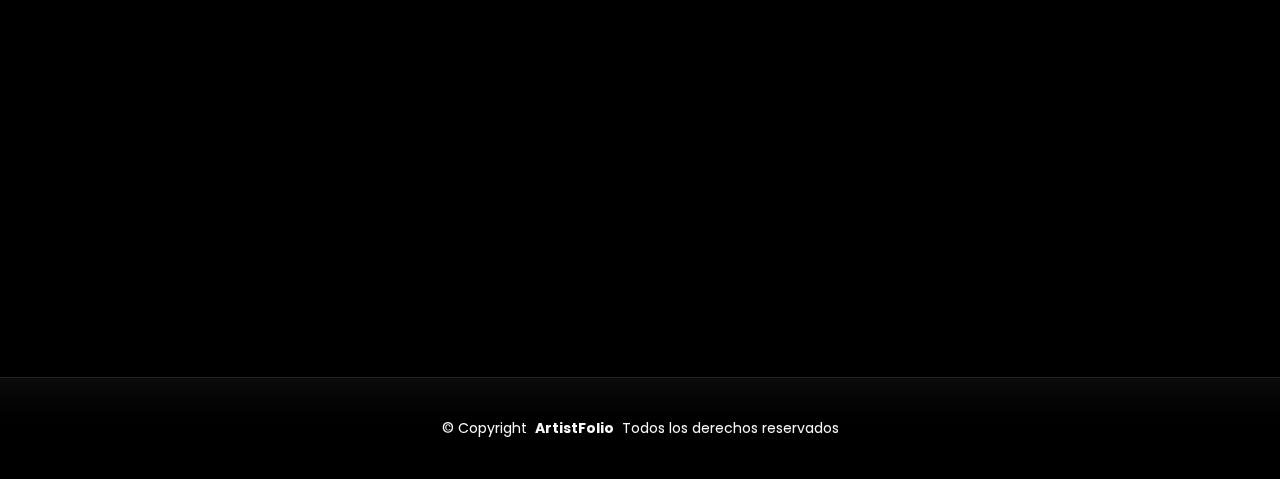
<file: discography.html>
<!DOCTYPE html>
<html lang="en">

<head>
  <meta charset="utf-8">
  <meta content="width=device-width, initial-scale=1.0" name="viewport">
  <title>Discografía - Kendrick Lamar</title>
  <meta name="description" content="">
  <meta name="keywords" content="">

  <!-- Favicons -->
  <link href="assets/img/logo.png" rel="icon">
  <link href="assets/img/logo.png" rel="apple-touch-icon">

  <!-- Fonts -->
  <link href="https://fonts.googleapis.com" rel="preconnect">
  <link href="https://fonts.gstatic.com" rel="preconnect" crossorigin>
  <link href="https://fonts.googleapis.com/css2?family=Roboto:ital,wght@0,100;0,300;0,400;0,500;0,700;0,900;1,100;1,300;1,400;1,500;1,700;1,900&family=Inter:wght@100;200;300;400;500;600;700;800;900&family=Cardo:ital,wght@0,400;0,700;1,400;1,700&display=swap" rel="stylesheet">

  <!-- Vendor CSS Files -->
  <link href="assets/vendor/bootstrap/css/bootstrap.min.css" rel="stylesheet">
  <link href="assets/vendor/bootstrap-icons/bootstrap-icons.css" rel="stylesheet">
  <link href="assets/vendor/aos/aos.css" rel="stylesheet">
  <link href="assets/vendor/glightbox/css/glightbox.min.css" rel="stylesheet">
  <link href="assets/vendor/swiper/swiper-bundle.min.css" rel="stylesheet">

  <!-- Main CSS File -->
  <link href="assets/css/main.css" rel="stylesheet">

  <!-- =======================================================
  * Template Name: PhotoFolio
  * Template URL: https://bootstrapmade.com/photofolio-bootstrap-photography-website-template/
  * Updated: Aug 07 2024 with Bootstrap v5.3.3
  * Author: BootstrapMade.com
  * License: https://bootstrapmade.com/license/
  ======================================================== -->
</head>

<body class="gallery-page">

  <header id="header" class="header d-flex align-items-center sticky-top">
    <div class="container-fluid position-relative d-flex align-items-center justify-content-between">

      <a href="index.html" class="logo d-flex align-items-center me-auto me-xl-0">
        <img src="assets/img/logo.png" alt="">
        <h1 class="sitename">ArtistFolio</h1>
      </a>

      <nav id="navmenu" class="navmenu">
        <ul>
          <li><a href="index.html">Inicio<br></a></li>
          <li><a href="about.html">Biografía</a></li>
          <li class="dropdown"><a href="discography.html" class="active"><span>Discografía</span> <i class="bi bi-chevron-down toggle-dropdown"></i></a>
            <ul>
              <li><a href="albums.html">Albums</a></li>
              <li><a href="videos.html">Videoclips</a></li>
              <li class="dropdown"><a href="#"><span>Más</span> <i class="bi bi-chevron-down toggle-dropdown"></i></a>
                <ul>
                  <li><a href="letras.html">Letras destacadas</a></li>
                  <li><a href="premios.html">Premios</a></li>
                </ul>
              </li>
            </ul>
          </li>
          <!-- Separador, se oculta en dispositivos móviles -->
          <span class="nav-separator">|</span>
          <li><a href="services.html">Servicios</a></li>
          <li><a href="contact.html">Contacto</a></li>
          <li class="nav-search">
            <form class="search-form" role="search" data-search-form>
              <input type="search" name="q" placeholder="Buscar..." aria-label="Buscar" data-search-input>
              <button type="submit" aria-label="Buscar"><i class="bi bi-search"></i></button>
              <button type="button" class="clear-btn" data-search-clear aria-label="Limpiar"><i class="bi bi-x"></i></button>
            </form>
          </li>
        </ul>
        <i class="mobile-nav-toggle d-xl-none bi bi-list"></i>
      </nav>

    </div>
  </header>

  <main class="main">

    <!-- Page Title -->
    <div class="page-title" data-aos="fade">
      <div class="heading">
        <div class="container">
          <div class="row d-flex justify-content-center text-center">
            <div class="col-lg-8">
              <h1>Discografía visual</h1>
              <p class="mb-0">Colección de imágenes relacionadas con Kendrick Lamar: portadas de álbumes, fotografías de conciertos, sesiones de estudio y material detrás de escena que ilustran su trayectoria en el hip hop.</p>
            </div>
          </div>
        </div>
      </div>
    </div><!-- End Page Title -->

    <!-- Gallery Section -->
    <section id="gallery" class="gallery section">

      <div class="container-fluid" data-aos="fade-up" data-aos-delay="100">

        <div class="row gy-4 justify-content-center">

          <div class="col-xl-3 col-lg-4 col-md-6">
            <div class="gallery-item h-100">
              <img src="assets/img/gallery/albums/topimpabutterfly.webp" class="img-fluid" alt="">
              <div class="gallery-links d-flex align-items-center justify-content-center">
                <a href="assets/img/gallery/albums/topimpabutterfly.webp" title="To Pimp a Butterfly" class="glightbox preview-link"><i class="bi bi-arrows-angle-expand"></i></a>
                <a href="gallery-single.html" class="details-link"><i class="bi bi-link-45deg"></i></a>
              </div>
            </div>
          </div><!-- End Gallery Item -->

          <div class="col-xl-3 col-lg-4 col-md-6">
            <div class="gallery-item h-100">
              <img src="assets/img/gallery/albums/goodkidmaadcity.webp" class="img-fluid" alt="">
              <div class="gallery-links d-flex align-items-center justify-content-center">
                <a href="assets/img/gallery/albums/goodkidmaadcity.webp" title="Good Kid, M.A.A.D City" class="glightbox preview-link"><i class="bi bi-arrows-angle-expand"></i></a>
                <a href="gallery-single.html" class="details-link"><i class="bi bi-link-45deg"></i></a>
              </div>
            </div>
          </div><!-- End Gallery Item -->

          <div class="col-xl-3 col-lg-4 col-md-6">
            <div class="gallery-item h-100">
              <img src="assets/img/gallery/albums/damn.webp" class="img-fluid" alt="">
              <div class="gallery-links d-flex align-items-center justify-content-center">
                <a href="assets/img/gallery/albums/damn.webp" title="DAMN." class="glightbox preview-link"><i class="bi bi-arrows-angle-expand"></i></a>
                <a href="gallery-single.html" class="details-link"><i class="bi bi-link-45deg"></i></a>
              </div>
            </div>
          </div><!-- End Gallery Item -->

          <div class="col-xl-3 col-lg-4 col-md-6">
            <div class="gallery-item h-100">
              <img src="assets/img/gallery/albums/mrmorale&thebigsteppers.webp" class="img-fluid" alt="">
              <div class="gallery-links d-flex align-items-center justify-content-center">
                <a href="assets/img/gallery/albums/mrmorale&thebigsteppers.webp" title="Mr. Morale & The Big Steppers" class="glightbox preview-link"><i class="bi bi-arrows-angle-expand"></i></a>
                <a href="gallery-single.html" class="details-link"><i class="bi bi-link-45deg"></i></a>
              </div>
            </div>
          </div><!-- End Gallery Item -->

          <div class="col-xl-3 col-lg-4 col-md-6">
            <div class="gallery-item h-100">
              <img src="assets/img/gallery/albums/section80.webp" class="img-fluid" alt="">
              <div class="gallery-links d-flex align-items-center justify-content-center">
                <a href="assets/img/gallery/albums/section80.webp" title="Section.80" class="glightbox preview-link"><i class="bi bi-arrows-angle-expand"></i></a>
                <a href="gallery-single.html" class="details-link"><i class="bi bi-link-45deg"></i></a>
              </div>
            </div>
          </div><!-- End Gallery Item -->

          <div class="col-xl-3 col-lg-4 col-md-6">
            <div class="gallery-item h-100">
              <img src="assets/img/gallery/albums/gnx.webp" class="img-fluid" alt="">
              <div class="gallery-links d-flex align-items-center justify-content-center">
                <a href="assets/img/gallery/albums/gnx.webp" title="GNX" class="glightbox preview-link"><i class="bi bi-arrows-angle-expand"></i></a>
                <a href="gallery-single.html" class="details-link"><i class="bi bi-link-45deg"></i></a>
              </div>
            </div>
          </div><!-- End Gallery Item -->

          <div class="col-xl-3 col-lg-4 col-md-6">
            <div class="gallery-item h-100">
              <img src="assets/img/gallery/albums/untitledunmastered.webp" class="img-fluid" alt="">
              <div class="gallery-links d-flex align-items-center justify-content-center">
                <a href="assets/img/gallery/albums/untitledunmastered.webp" title="Untitled Unmastered" class="glightbox preview-link"><i class="bi bi-arrows-angle-expand"></i></a>
                <a href="gallery-single.html" class="details-link"><i class="bi bi-link-45deg"></i></a>
              </div>
            </div>
          </div><!-- End Gallery Item -->

          <div class="col-xl-3 col-lg-4 col-md-6">
            <div class="gallery-item h-100">
              <img src="assets/img/gallery/albums/overlydedicated.webp" class="img-fluid" alt="">
              <div class="gallery-links d-flex align-items-center justify-content-center">
                <a href="assets/img/gallery/albums/overlydedicated.webp" title="Overly Dedicated" class="glightbox preview-link"><i class="bi bi-arrows-angle-expand"></i></a>
                <a href="gallery-single.html" class="details-link"><i class="bi bi-link-45deg"></i></a>
              </div>
            </div>
          </div><!-- End Gallery Item -->

        </div>

      </div>

    </section><!-- /Gallery Section -->

    <hr>

    <!-- Artist Photos Section -->
    <section id="artist-photos" class="artist-photos section">
      <div class="container" data-aos="fade-up" data-aos-delay="100">

        <div class="row gy-4 justify-content-center">
          <div class="col-lg-4 col-md-6">
            <div class="artist-photo-item">
              <img src="assets/img/gallery/otros/imagen1.webp" class="img-fluid" alt="Kendrick Lamar en concierto">
              <div class="gallery-links d-flex align-items-center justify-content-center">
                <a href="assets/img/gallery/otros/imagen1.webp" class="glightbox preview-link" title="Kendrick Lamar en concierto"><i class="bi bi-arrows-angle-expand"></i></a>
              </div>
            </div>
          </div>

          <div class="col-lg-4 col-md-6">
            <div class="artist-photo-item">
              <img src="assets/img/gallery/otros/imagen2.webp" class="img-fluid" alt="Kendrick Lamar en estudio">
              <div class="gallery-links d-flex align-items-center justify-content-center">
                <a href="assets/img/gallery/otros/imagen2.webp" class="glightbox preview-link" title="Kendrick Lamar en estudio"><i class="bi bi-arrows-angle-expand"></i></a>
              </div>
            </div>
          </div>

          <div class="col-lg-4 col-md-6">
            <div class="artist-photo-item">
              <img src="assets/img/gallery/otros/imagen3.webp" class="img-fluid" alt="Kendrick Lamar backstage">
              <div class="gallery-links d-flex align-items-center justify-content-center">
                <a href="assets/img/gallery/otros/imagen3.webp" class="glightbox preview-link" title="Kendrick Lamar backstage"><i class="bi bi-arrows-angle-expand"></i></a>
              </div>
            </div>
          </div>
        </div>

      </div>
    </section><!-- /Artist Photos Section -->

    <!-- Concert Gallery Section -->
    <section id="concert-gallery" class="gallery section">
      <div class="container" data-aos="fade-up" data-aos-delay="100">

        <div class="row gy-4 justify-content-center">
          <div class="col-xl-3 col-lg-4 col-md-6">
            <div class="gallery-item h-100">
              <img src="assets/img/gallery/otros/concierto1.jpg" class="img-fluid" alt="Kendrick Lamar en concierto 1">
              <div class="gallery-links d-flex align-items-center justify-content-center">
                <a href="assets/img/gallery/otros/concierto1.jpg" class="glightbox preview-link" title="Concierto 1"><i class="bi bi-arrows-angle-expand"></i></a>
              </div>
            </div>
          </div>

          <div class="col-xl-3 col-lg-4 col-md-6">
            <div class="gallery-item h-100">
              <img src="assets/img/gallery/otros/concierto2.jpg" class="img-fluid" alt="Kendrick Lamar en concierto 2">
              <div class="gallery-links d-flex align-items-center justify-content-center">
                <a href="assets/img/gallery/otros/concierto2.jpg" class="glightbox preview-link" title="Concierto 2"><i class="bi bi-arrows-angle-expand"></i></a>
              </div>
            </div>
          </div>

          <div class="col-xl-3 col-lg-4 col-md-6">
            <div class="gallery-item h-100">
              <img src="assets/img/gallery/otros/concierto3.jpg" class="img-fluid" alt="Kendrick Lamar en concierto 3">
              <div class="gallery-links d-flex align-items-center justify-content-center">
                <a href="assets/img/gallery/otros/concierto3.jpg" class="glightbox preview-link" title="Concierto 3"><i class="bi bi-arrows-angle-expand"></i></a>
              </div>
            </div>
          </div>

          <div class="col-xl-3 col-lg-4 col-md-6">
            <div class="gallery-item h-100">
              <img src="assets/img/gallery/otros/concierto4.jpg" class="img-fluid" alt="Kendrick Lamar en concierto 4">
              <div class="gallery-links d-flex align-items-center justify-content-center">
                <a href="assets/img/gallery/otros/concierto4.jpg" class="glightbox preview-link" title="Concierto 4"><i class="bi bi-arrows-angle-expand"></i></a>
              </div>
            </div>
          </div>
        </div>

      </div>
    </section><!-- /Concert Gallery Section -->

  </main>

  <footer id="footer" class="footer">

    <div class="container">
      <div class="copyright text-center ">
        <p>© <span>Copyright</span> <strong class="px-1 sitename">ArtistFolio</strong> <span>Todos los derechos reservados</span></p>
      </div>
    </div>

  </footer>

  <!-- Scroll Top -->
  <a href="#" id="scroll-top" class="scroll-top d-flex align-items-center justify-content-center"><i class="bi bi-arrow-up-short"></i></a>

  <!-- Preloader -->
  <div id="preloader">
    <div class="line"></div>
  </div>

  <!-- Vendor JS Files -->
  <script src="assets/vendor/bootstrap/js/bootstrap.bundle.min.js"></script>
  <script src="assets/vendor/php-email-form/validate.js"></script>
  <script src="assets/vendor/aos/aos.js"></script>
  <script src="assets/vendor/glightbox/js/glightbox.min.js"></script>
  <script src="assets/vendor/swiper/swiper-bundle.min.js"></script>

  <!-- Main JS File -->
  <script src="assets/js/main.js"></script>

</body>

</html>
</file>
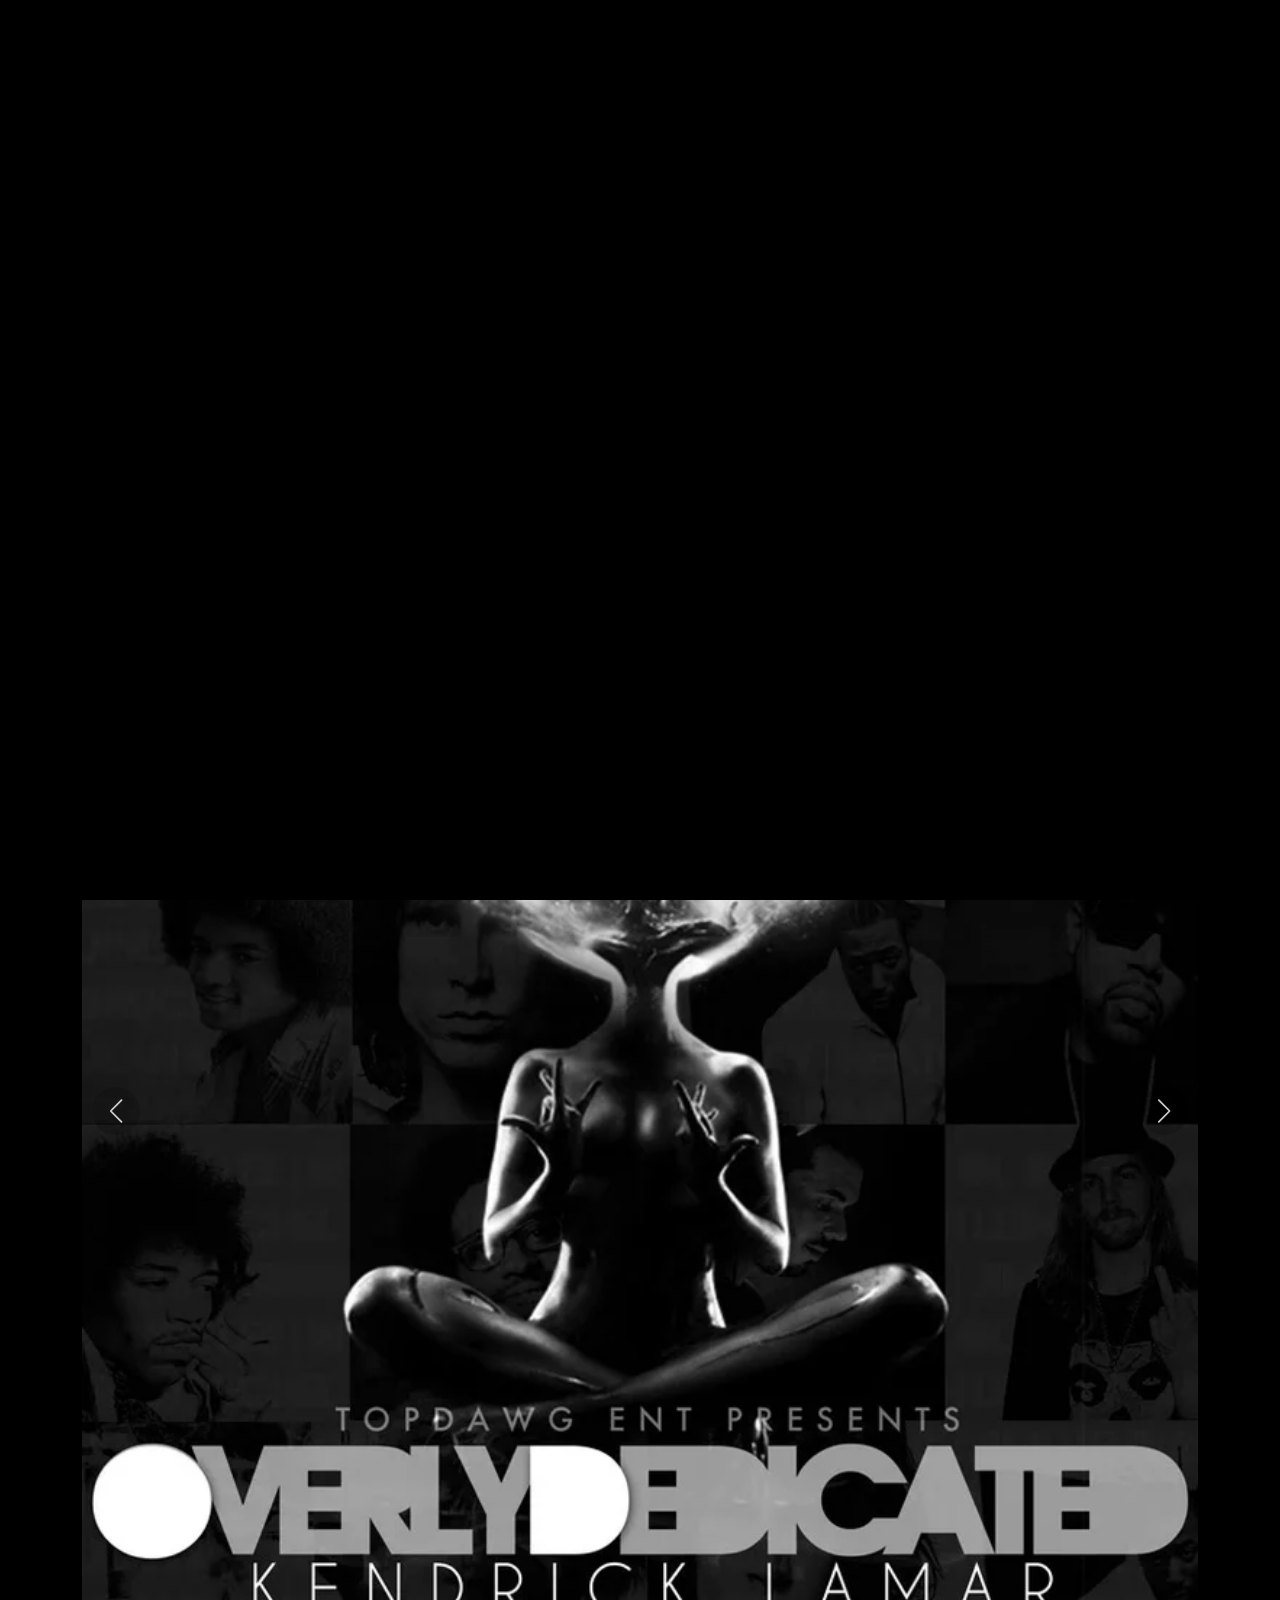
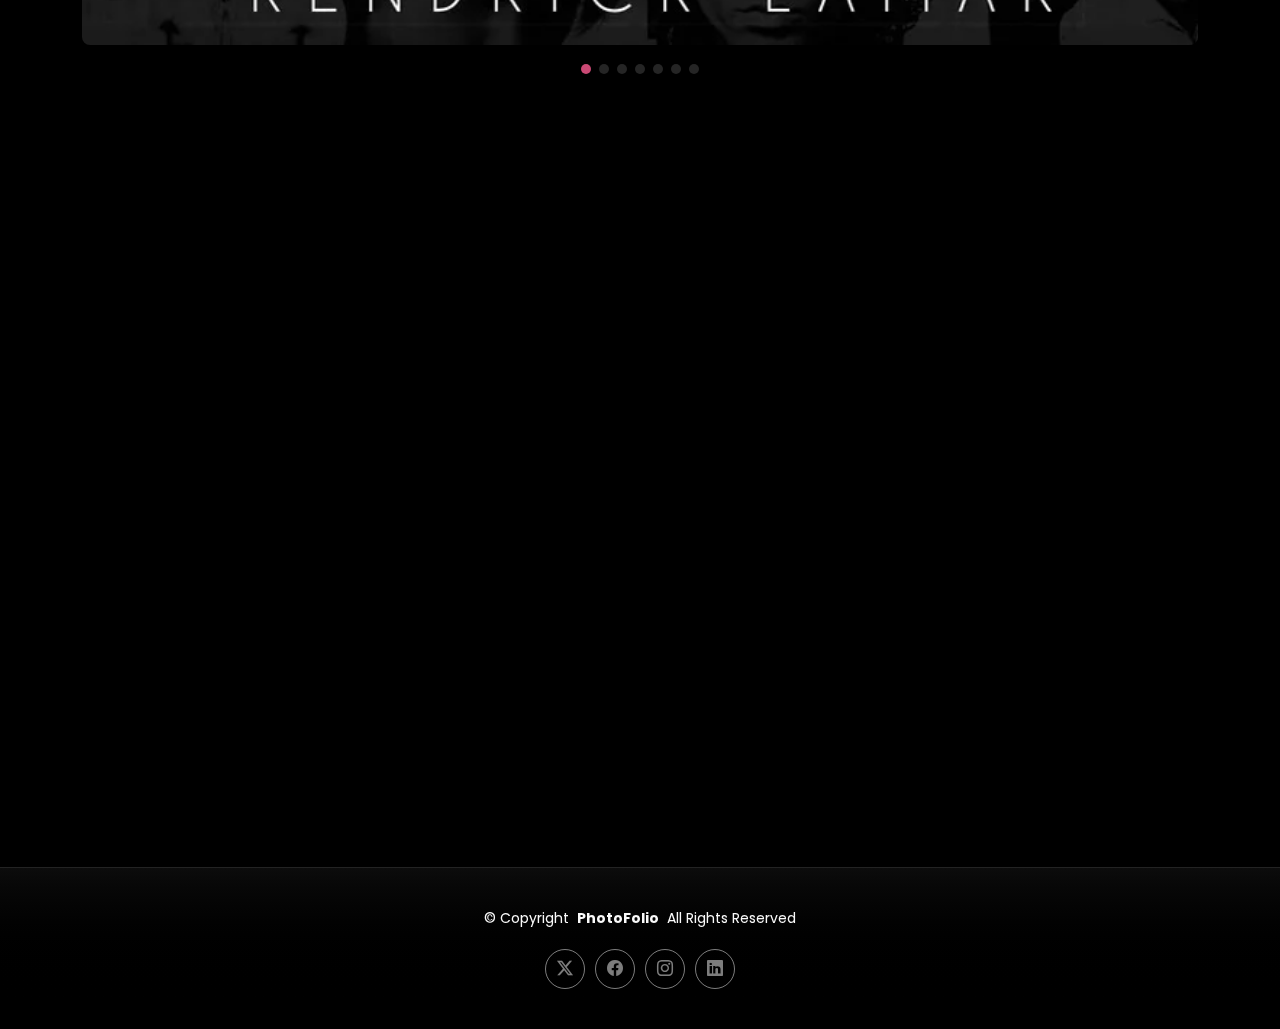
<file: gallery-single.html>
<!DOCTYPE html>
<html lang="en">

<head>
  <meta charset="utf-8">
  <meta content="width=device-width, initial-scale=1.0" name="viewport">
  <title>Albums - Kendrick Lamar</title>
  <meta name="description" content="">
  <meta name="keywords" content="">

  <!-- Favicons -->
  <link href="assets/img/logo.png" rel="icon">
  <link href="assets/img/logo.png" rel="apple-touch-icon">

  <!-- Fonts -->
  <link href="https://fonts.googleapis.com" rel="preconnect">
  <link href="https://fonts.gstatic.com" rel="preconnect" crossorigin>
  <link href="https://fonts.googleapis.com/css2?family=Roboto:ital,wght@0,100;0,300;0,400;0,500;0,700;0,900;1,100;1,300;1,400;1,500;1,700;1,900&family=Inter:wght@100;200;300;400;500;600;700;800;900&family=Cardo:ital,wght@0,400;0,700;1,400;1,700&display=swap" rel="stylesheet">

  <!-- Vendor CSS Files -->
  <link href="assets/vendor/bootstrap/css/bootstrap.min.css" rel="stylesheet">
  <link href="assets/vendor/bootstrap-icons/bootstrap-icons.css" rel="stylesheet">
  <link href="assets/vendor/aos/aos.css" rel="stylesheet">
  <link href="assets/vendor/glightbox/css/glightbox.min.css" rel="stylesheet">
  <link href="assets/vendor/swiper/swiper-bundle.min.css" rel="stylesheet">

  <!-- Main CSS File -->
  <link href="assets/css/main.css" rel="stylesheet">

  <!-- =======================================================
  * Template Name: PhotoFolio
  * Template URL: https://bootstrapmade.com/photofolio-bootstrap-photography-website-template/
  * Updated: Aug 07 2024 with Bootstrap v5.3.3
  * Author: BootstrapMade.com
  * License: https://bootstrapmade.com/license/
  ======================================================== -->
</head>

<body class="gallery-single-page">

  <header id="header" class="header d-flex align-items-center sticky-top">
    <div class="container-fluid position-relative d-flex align-items-center justify-content-between">

      <a href="index.html" class="logo d-flex align-items-center me-auto me-xl-0">
        <img src="assets/img/logo.png" alt="">
        <h1 class="sitename">ArtistFolio</h1>
      </a>

      <nav id="navmenu" class="navmenu">
        <ul>
          <li><a href="index.html">Inicio<br></a></li>
          <li><a href="about.html">Biografía</a></li>
          <li class="dropdown"><a href="albums.html"><span>Discografía</span> <i class="bi bi-chevron-down toggle-dropdown"></i></a>
            <ul>
              <li><a href="albums.html">Álbumes</a></li>
              <li><a href="videos.html">Videoclips</a></li>
              <li class="dropdown"><a href="#"><span>Más</span> <i class="bi bi-chevron-down toggle-dropdown"></i></a>
                <ul>
                  <li><a href="#">Letras destacadas</a></li>
                  <li><a href="#">Premios</a></li>
                </ul>
              </li>
            </ul>
          </li>
          <span style="color: var(--nav-color);">|</span>
          <li><a href="services.html" class="active">Servicios</a></li>
          <li><a href="contact.html">Contacto</a></li>
        </ul>
        <i class="mobile-nav-toggle d-xl-none bi bi-list"></i>
      </nav>

    </div>
  </header>

  <main class="main">

    <!-- Page Title -->
    <div class="page-title" data-aos="fade">
      <div class="heading">
        <div class="container">
          <div class="row d-flex justify-content-center text-center">
            <div class="col-lg-8">
              <h1>Carrera musical - Albums</h1>
              <p class="mb-0">Desde los primeros álbumes hasta los más recientes, exploramos la evolución musical de Kendrick Lamar.</p>
            </div>
          </div>
        </div>
      </div>
    </div><!-- End Page Title -->

    <!-- Gallery Details Section -->
    <section id="gallery-details" class="gallery-details section">

      <div class="container" data-aos="fade-up">

        <div class="portfolio-details-slider swiper init-swiper">
          <script type="application/json" class="swiper-config">
            {
              "loop": true,
              "speed": 600,
              "autoplay": {
                "delay": 5000
              },
              "slidesPerView": "auto",
              "navigation": {
                "nextEl": ".swiper-button-next",
                "prevEl": ".swiper-button-prev"
              },
              "pagination": {
                "el": ".swiper-pagination",
                "type": "bullets",
                "clickable": true
              }
            }
          </script>
          <div class="swiper-wrapper align-items-center">

            <div class="swiper-slide">
              <img src="assets/img/gallery/albums/overlydedicated.webp" alt="">
            </div>

            <div class="swiper-slide">
              <img src="assets/img/gallery/albums/section80.webp" alt="">
            </div>

            <div class="swiper-slide">
              <img src="assets/img/gallery/albums/goodkidmaadcity.webp" alt="">
            </div>

            <div class="swiper-slide">
              <img src="assets/img/gallery/albums/untitledunmastered.webp" alt="">
            </div>

            <div class="swiper-slide">
              <img src="assets/img/gallery/albums/damn.webp" alt="">
            </div>

            <div class="swiper-slide">
              <img src="assets/img/gallery/albums/mrmorale&thebigsteppers.webp" alt="">
            </div>

            <div class="swiper-slide">
              <img src="assets/img/gallery/albums/gnx.webp" alt="">
            </div>

          </div>
          <div class="swiper-button-prev"></div>
          <div class="swiper-button-next"></div>
          <div class="swiper-pagination"></div>
        </div>

        <div class="row justify-content-between gy-4 mt-4">

          <div class="col-lg-8" data-aos="fade-up">
            <div class="portfolio-description">
              <h2>This is an example of portfolio details</h2>
              <p>
                Autem ipsum nam porro corporis rerum. Quis eos dolorem eos itaque inventore commodi labore quia quia. Exercitationem repudiandae officiis neque suscipit non officia eaque itaque enim. Voluptatem officia accusantium nesciunt est omnis tempora consectetur dignissimos. Sequi nulla at esse enim cum deserunt eius.
              </p>
              <p>
                Amet consequatur qui dolore veniam voluptatem voluptatem sit. Non aspernatur atque natus ut cum nam et. Praesentium error dolores rerum minus sequi quia veritatis eum. Eos et doloribus doloremque nesciunt molestiae laboriosam.
              </p>

              <div class="testimonial-item">
                <p>
                  <i class="bi bi-quote quote-icon-left"></i>
                  <span>Export tempor illum tamen malis malis eram quae irure esse labore quem cillum quid cillum eram malis quorum velit fore eram velit sunt aliqua noster fugiat irure amet legam anim culpa.</span>
                  <i class="bi bi-quote quote-icon-right"></i>
                </p>
                <div>
                  <img src="assets/img/testimonials/testimonials-2.jpg" class="testimonial-img" alt="">
                  <h3>Sara Wilsson</h3>
                  <h4>Designer</h4>
                </div>
              </div>

              <p>
                Impedit ipsum quae et aliquid doloribus et voluptatem quasi. Perspiciatis occaecati earum et magnam animi. Quibusdam non qui ea vitae suscipit vitae sunt. Repudiandae incidunt cumque minus deserunt assumenda tempore. Delectus voluptas necessitatibus est.
              </p>

              <p>
                Sunt voluptatum sapiente facilis quo odio aut ipsum repellat debitis. Molestiae et autem libero. Explicabo et quod necessitatibus similique quis dolor eum. Numquam eaque praesentium rem et qui nesciunt.
              </p>

            </div>
          </div>

          <div class="col-lg-3" data-aos="fade-up" data-aos-delay="100">
            <div class="portfolio-info">
              <h3>Project information</h3>
              <ul>
                <li><strong>Category</strong> Web design</li>
                <li><strong>Client</strong> ASU Company</li>
                <li><strong>Project date</strong> 01 March, 2020</li>
                <li><strong>Project URL</strong> <a href="#">www.example.com</a></li>
                <li><a href="#" class="btn-visit align-self-start">Visit Website</a></li>
              </ul>
            </div>
          </div>

        </div>

      </div>

    </section><!-- /Gallery Details Section -->

  </main>

  <footer id="footer" class="footer">

    <div class="container">
      <div class="copyright text-center ">
        <p>© <span>Copyright</span> <strong class="px-1 sitename">PhotoFolio</strong> <span>All Rights Reserved</span></p>
      </div>
      <div class="social-links d-flex justify-content-center">
        <a href=""><i class="bi bi-twitter-x"></i></a>
        <a href=""><i class="bi bi-facebook"></i></a>
        <a href=""><i class="bi bi-instagram"></i></a>
        <a href=""><i class="bi bi-linkedin"></i></a>
      </div>
    </div>

  </footer>

  <!-- Scroll Top -->
  <a href="#" id="scroll-top" class="scroll-top d-flex align-items-center justify-content-center"><i class="bi bi-arrow-up-short"></i></a>

  <!-- Preloader -->
  <div id="preloader">
    <div class="line"></div>
  </div>

  <!-- Vendor JS Files -->
  <script src="assets/vendor/bootstrap/js/bootstrap.bundle.min.js"></script>
  <script src="assets/vendor/php-email-form/validate.js"></script>
  <script src="assets/vendor/aos/aos.js"></script>
  <script src="assets/vendor/glightbox/js/glightbox.min.js"></script>
  <script src="assets/vendor/swiper/swiper-bundle.min.js"></script>

  <!-- Main JS File -->
  <script src="assets/js/main.js"></script>

</body>

</html>
</file>
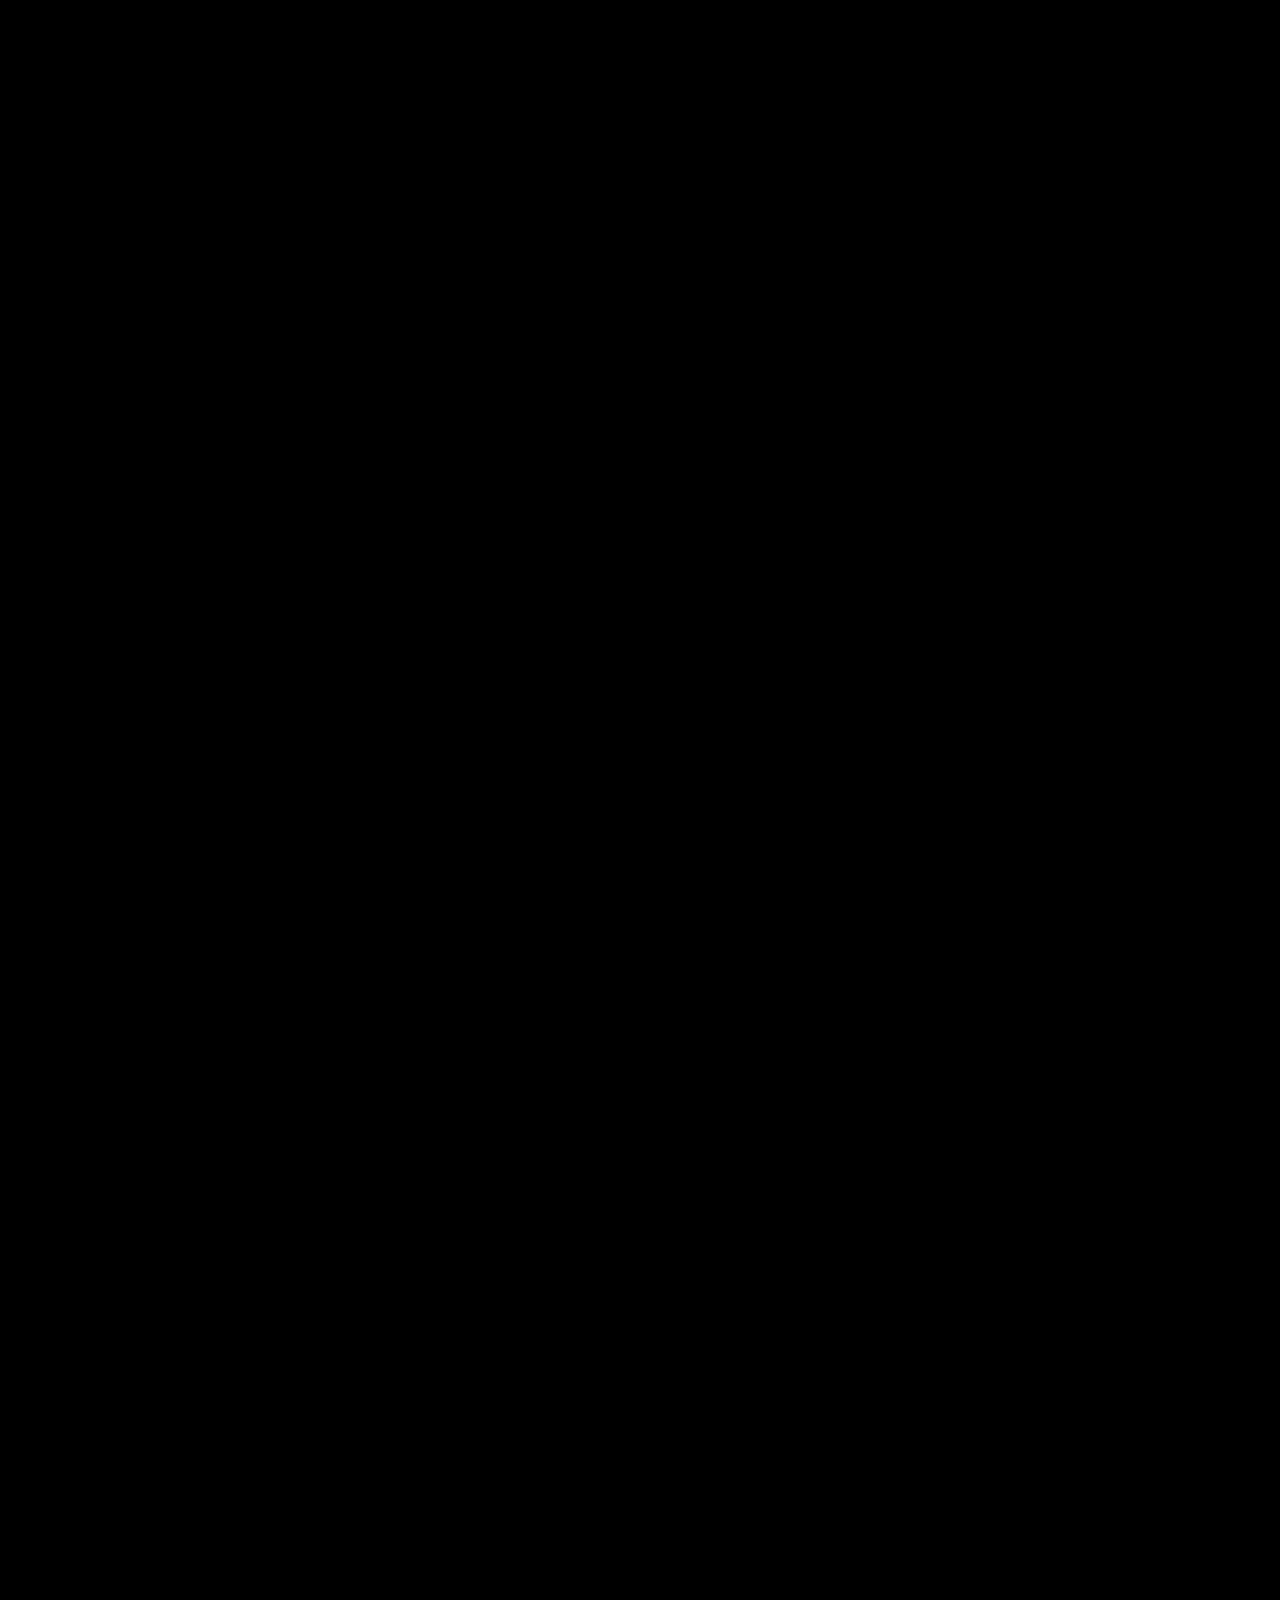
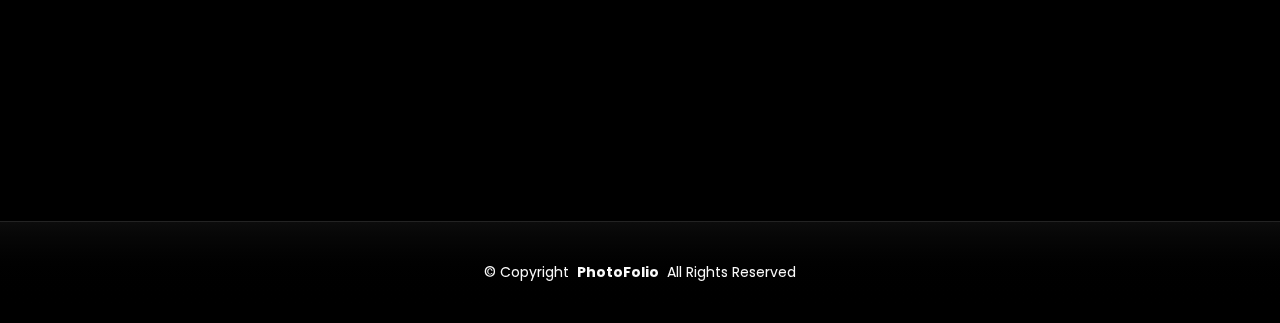
<file: letras.html>
<!DOCTYPE html>
<html lang="en">

<head>
  <meta charset="utf-8">
  <meta content="width=device-width, initial-scale=1.0" name="viewport">
  <title>Letras Destacadas - Kendrick Lamar</title>
  <meta name="description" content="">
  <meta name="keywords" content="">

  <!-- Favicons -->
  <link href="assets/img/logo.png" rel="icon">
  <link href="assets/img/logo.png" rel="apple-touch-icon">

  <!-- Fonts -->
  <link href="https://fonts.googleapis.com" rel="preconnect">
  <link href="https://fonts.gstatic.com" rel="preconnect" crossorigin>
  <link href="https://fonts.googleapis.com/css2?family=Roboto:ital,wght@0,100;0,300;0,400;0,500;0,700;0,900;1,100;1,300;1,400;1,500;1,700;1,900&family=Inter:wght@100;200;300;400;500;600;700;800;900&family=Cardo:ital,wght@0,400;0,700;1,400;1,700&display=swap" rel="stylesheet">

  <!-- Vendor CSS Files -->
  <link href="assets/vendor/bootstrap/css/bootstrap.min.css" rel="stylesheet">
  <link href="assets/vendor/bootstrap-icons/bootstrap-icons.css" rel="stylesheet">
  <link href="assets/vendor/aos/aos.css" rel="stylesheet">
  <link href="assets/vendor/glightbox/css/glightbox.min.css" rel="stylesheet">
  <link href="assets/vendor/swiper/swiper-bundle.min.css" rel="stylesheet">

  <!-- Main CSS File -->
  <link href="assets/css/main.css" rel="stylesheet">

  <!-- =======================================================
  * Template Name: PhotoFolio
  * Template URL: https://bootstrapmade.com/photofolio-bootstrap-photography-website-template/
  * Updated: Aug 07 2024 with Bootstrap v5.3.3
  * Author: BootstrapMade.com
  * License: https://bootstrapmade.com/license/
  ======================================================== -->
</head>

<body class="starter-page-page">

  <header id="header" class="header d-flex align-items-center sticky-top">
    <div class="container-fluid position-relative d-flex align-items-center justify-content-between">

      <a href="index.html" class="logo d-flex align-items-center me-auto me-xl-0">
        <img src="assets/img/logo.png" alt="">
        <h1 class="sitename">PhotoFolio</h1>
      </a>

      <nav id="navmenu" class="navmenu">
        <ul>
          <li><a href="index.html">Inicio<br></a></li>
          <li><a href="about.html">Biografía</a></li>
          <li class="dropdown"><a href="discography.html" class="active"><span>Discografía</span> <i class="bi bi-chevron-down toggle-dropdown"></i></a>
            <ul>
              <li><a href="albums.html">Albums</a></li>
              <li><a href="videos.html">Videoclips</a></li>
              <li class="dropdown"><a href="#" class="active"><span>Más</span> <i class="bi bi-chevron-down toggle-dropdown"></i></a>
                <ul>
                  <li><a href="letras.html" class="active">Letras destacadas</a></li>
                  <li><a href="premios.html">Premios</a></li>
                </ul>
              </li>
            </ul>
          </li>
          <!-- Separador, se oculta en dispositivos móviles -->
          <span class="nav-separator">|</span>
          <li><a href="services.html">Servicios</a></li>
          <li><a href="contact.html">Contacto</a></li>
          <li class="nav-search">
            <form class="search-form" role="search" data-search-form>
              <input type="search" name="q" placeholder="Buscar..." aria-label="Buscar" data-search-input>
              <button type="submit" aria-label="Buscar"><i class="bi bi-search"></i></button>
              <button type="button" class="clear-btn" data-search-clear aria-label="Limpiar"><i class="bi bi-x"></i></button>
            </form>
          </li>
        </ul>
        <i class="mobile-nav-toggle d-xl-none bi bi-list"></i>
      </nav>

    </div>
  </header>

  <main class="main">

    <!-- Page Title -->
    <div class="page-title" data-aos="fade">
      <div class="heading">
        <div class="container">
          <div class="row d-flex justify-content-center text-center">
            <div class="col-lg-8">
              <h1>Letras destacadas</h1>
              <p class="mb-0">Las letras más impactantes de Kendrick Lamar, donde cada palabra cuenta una historia profunda y significativa.</p>
            </div>
          </div>
        </div>
      </div>
    </div><!-- End Page Title -->

    <!-- Starter Section Section -->
    <section id="starter-section" class="starter-section section">

      <!-- Section Title -->
      <div class="container section-title" data-aos="fade-up">
        <h2>Letras</h2>
        <p>Letras con más profundidad y significado </p>
      </div><!-- End Section Title -->

      <div class="container" style="margin-bottom: 2rem;" data-aos="fade-up">
        <h3>PRIDE.</h3>
        <p>"I set free all you abusers, this is transformation" - Reflexiona sobre la lucha interna entre los valores espirituales y la tentación material, sugiriendo que en un mundo ideal la fe siempre prevalecería sobre la riqueza.</p>
        <iframe data-testid="embed-iframe" style="border-radius:12px" src="https://open.spotify.com/embed/track/6IZvVAP7VPPnsGX6bvgkqg?utm_source=generator" width="100%" height="152" frameBorder="0" allowfullscreen="" allow="autoplay; clipboard-write; encrypted-media; fullscreen; picture-in-picture" loading="lazy"></iframe>
      </div>

      <div class="container" style="margin-bottom: 2rem;" data-aos="fade-up">
        <h3>Count me out</h3>
        <p>"I love when you count me out" - Representa un sentimiento de liberación al ser ignorado, permitiéndole escapar de la presión social y la necesidad de complacer a otros.</p>
        <iframe data-testid="embed-iframe" style="border-radius:12px" src="https://open.spotify.com/embed/track/6BU1RZexmvJcBjgagVVt3M?utm_source=generator" width="100%" height="152" frameBorder="0" allowfullscreen="" allow="autoplay; clipboard-write; encrypted-media; fullscreen; picture-in-picture" loading="lazy"></iframe>
      </div>

      <div class="container" style="margin-bottom: 2rem;" data-aos="fade-up">
        <h3>Watch the Party Die</h3>
        <p>"God, give me life, dear God, please give me peace" - Kendrick busca aislamiento de la toxicidad de la industria y la cultura del espectáculo, priorizando su paz mental y espiritual.</p>
        <iframe data-testid="embed-iframe" style="border-radius:12px" src="https://open.spotify.com/embed/episode/4AzSLkFn9MENzO5zbaBg7R?utm_source=generator" width="100%" height="152" frameBorder="0" allowfullscreen="" allow="autoplay; clipboard-write; encrypted-media; fullscreen; picture-in-picture" loading="lazy"></iframe>
      </div>

      <div class="container" style="margin-bottom: 2rem;" data-aos="fade-up">
        <h3>Sing About Me, I'm Dying of Thirst</h3>
        <p>"Sometimes I look in a mirror and ask myself: Am I really scared of passing away?" - Cuestiona la fragilidad de la vida y el miedo a morir antes de haber logrado una redención o dejado un legado significativo.</p>
        <iframe data-testid="embed-iframe" style="border-radius:12px" src="https://open.spotify.com/embed/track/1Z2FvDFZSDQ23s4BDqpWqZ?utm_source=generator" width="100%" height="152" frameBorder="0" allowfullscreen="" allow="autoplay; clipboard-write; encrypted-media; fullscreen; picture-in-picture" loading="lazy"></iframe>
      </div>

    </section><!-- /Starter Section Section -->

  </main>

  <footer id="footer" class="footer">

    <div class="container">
      <div class="copyright text-center ">
        <p>© <span>Copyright</span> <strong class="px-1 sitename">PhotoFolio</strong> <span>All Rights Reserved</span></p>
      </div>
    </div>

  </footer>

  <!-- Scroll Top -->
  <a href="#" id="scroll-top" class="scroll-top d-flex align-items-center justify-content-center"><i class="bi bi-arrow-up-short"></i></a>

  <!-- Preloader -->
  <div id="preloader">
    <div class="line"></div>
  </div>

  <!-- Vendor JS Files -->
  <script src="assets/vendor/bootstrap/js/bootstrap.bundle.min.js"></script>
  <script src="assets/vendor/php-email-form/validate.js"></script>
  <script src="assets/vendor/aos/aos.js"></script>
  <script src="assets/vendor/glightbox/js/glightbox.min.js"></script>
  <script src="assets/vendor/swiper/swiper-bundle.min.js"></script>

  <!-- Main JS File -->
  <script src="assets/js/main.js"></script>

</body>

</html>
</file>
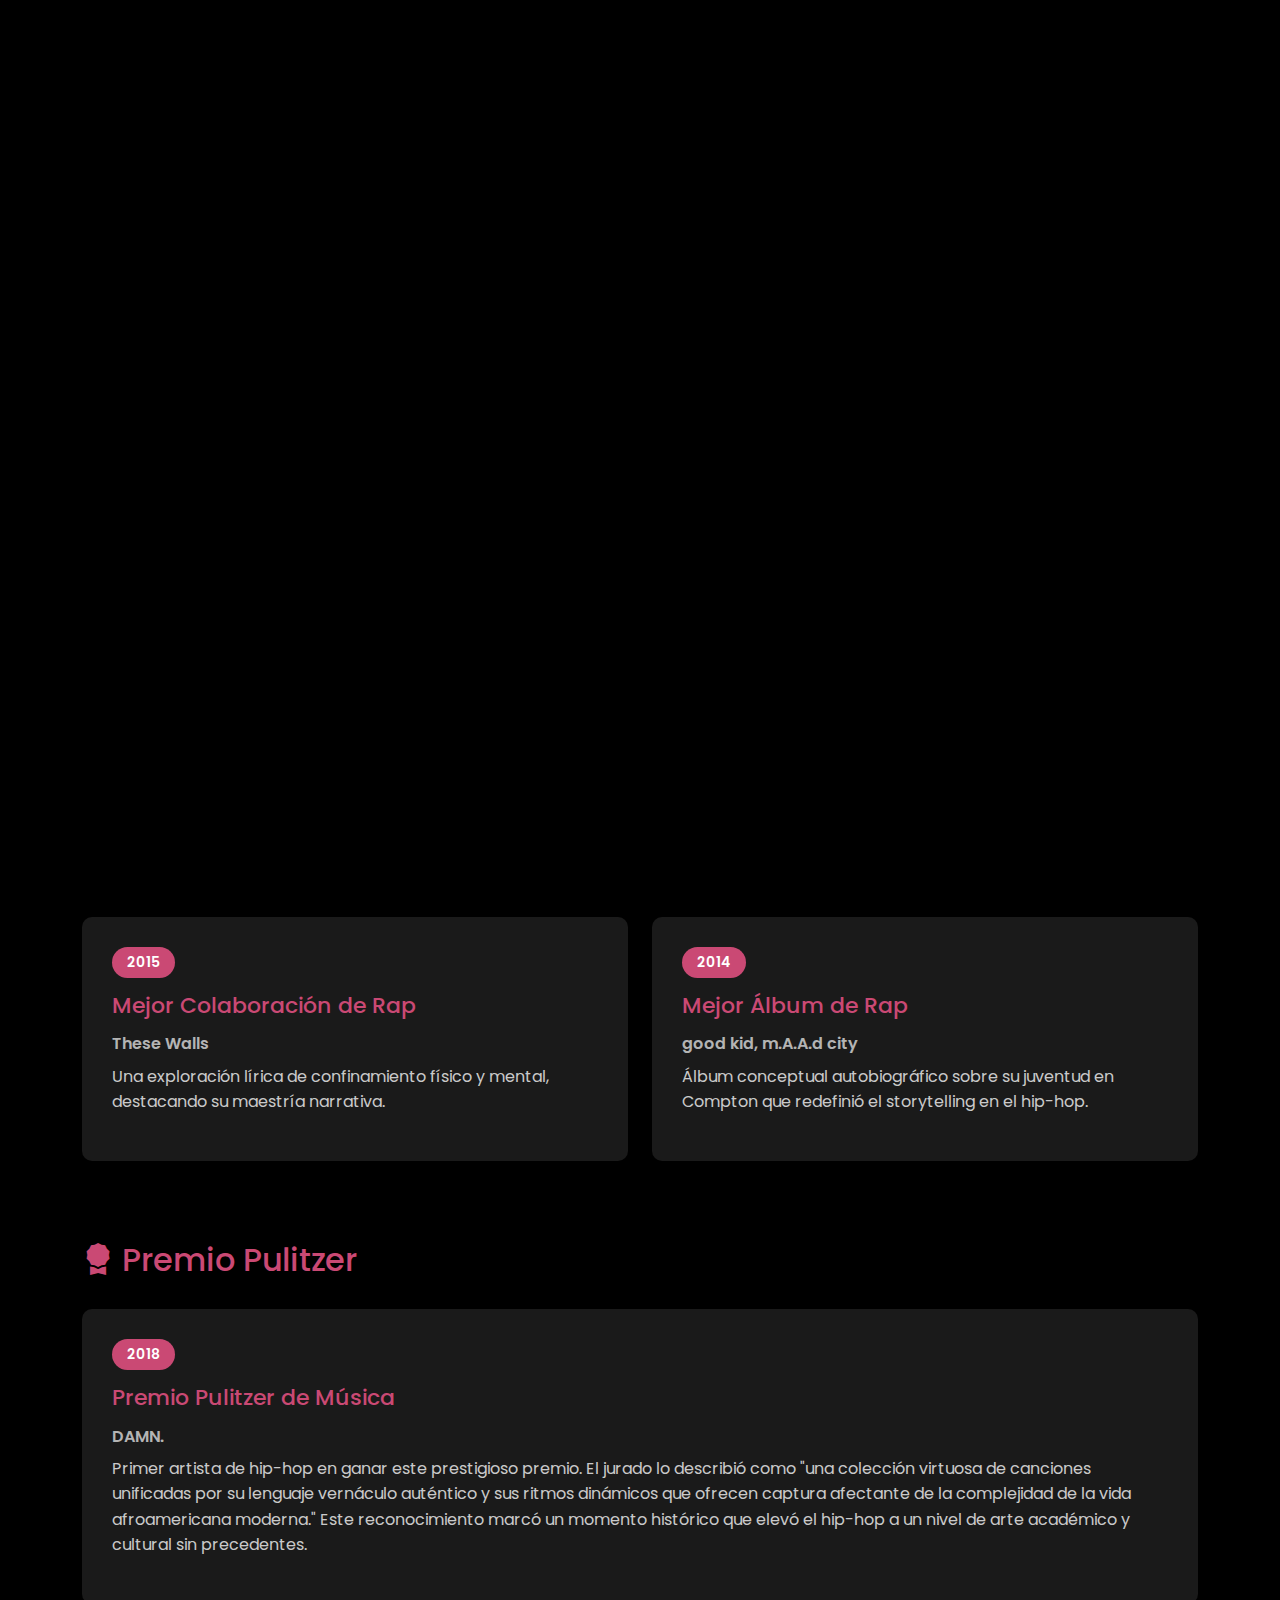
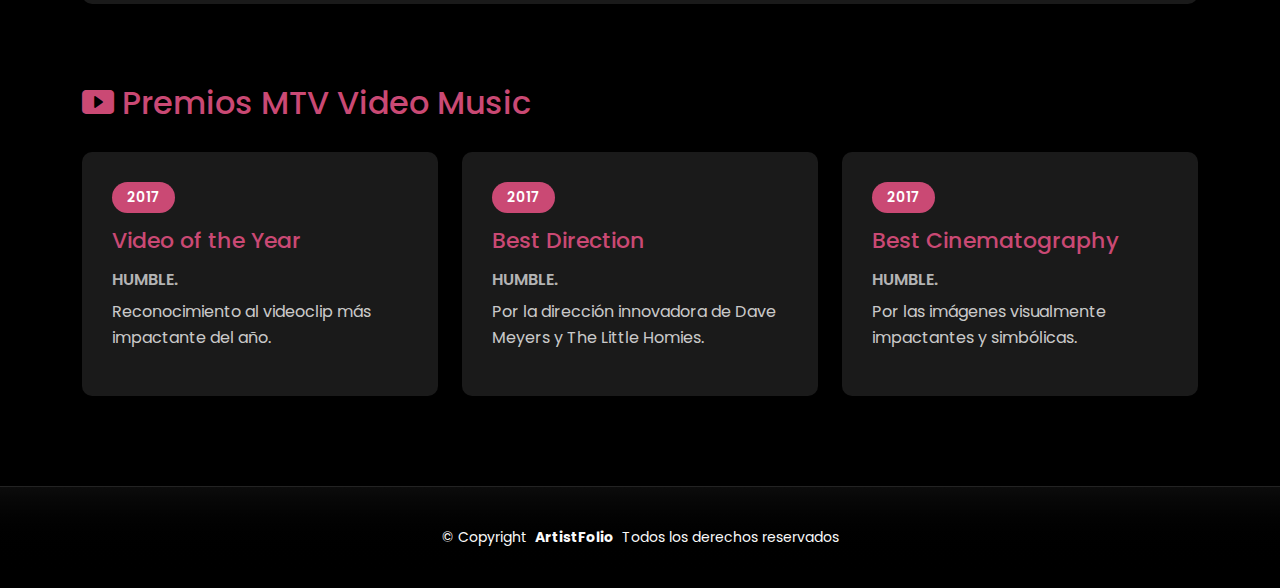
<file: premios.html>
<!DOCTYPE html>
<html lang="en">

<head>
  <meta charset="utf-8">
  <meta content="width=device-width, initial-scale=1.0" name="viewport">
  <title>Premios - Kendrick Lamar</title>
  <meta name="description" content="">
  <meta name="keywords" content="">

  <!-- Favicons -->
  <link href="assets/img/logo.png" rel="icon">
  <link href="assets/img/logo.png" rel="apple-touch-icon">

  <!-- Fonts -->
  <link href="https://fonts.googleapis.com" rel="preconnect">
  <link href="https://fonts.gstatic.com" rel="preconnect" crossorigin>
  <link href="https://fonts.googleapis.com/css2?family=Roboto:ital,wght@0,100;0,300;0,400;0,500;0,700;0,900;1,100;1,300;1,400;1,500;1,700;1,900&family=Inter:wght@100;200;300;400;500;600;700;800;900&family=Cardo:ital,wght@0,400;0,700;1,400;1,700&display=swap" rel="stylesheet">

  <!-- Vendor CSS Files -->
  <link href="assets/vendor/bootstrap/css/bootstrap.min.css" rel="stylesheet">
  <link href="assets/vendor/bootstrap-icons/bootstrap-icons.css" rel="stylesheet">
  <link href="assets/vendor/aos/aos.css" rel="stylesheet">
  <link href="assets/vendor/glightbox/css/glightbox.min.css" rel="stylesheet">
  <link href="assets/vendor/swiper/swiper-bundle.min.css" rel="stylesheet">

  <!-- Main CSS File -->
  <link href="assets/css/main.css" rel="stylesheet">
</head>

<body class="starter-page-page">

  <header id="header" class="header d-flex align-items-center sticky-top">
    <div class="container-fluid position-relative d-flex align-items-center justify-content-between">

      <a href="index.html" class="logo d-flex align-items-center me-auto me-xl-0">
        <img src="assets/img/logo.png" alt="">
        <h1 class="sitename">ArtistFolio</h1>
      </a>

      <nav id="navmenu" class="navmenu">
        <ul>
          <li><a href="index.html">Inicio<br></a></li>
          <li><a href="about.html">Biografía</a></li>
          <li class="dropdown"><a href="discography.html" class="active"><span>Discografía</span> <i class="bi bi-chevron-down toggle-dropdown"></i></a>
            <ul>
              <li><a href="albums.html">Albums</a></li>
              <li><a href="videos.html">Videoclips</a></li>
              <li class="dropdown"><a href="#" class="active"><span>Más</span> <i class="bi bi-chevron-down toggle-dropdown"></i></a>
                <ul>
                  <li><a href="letras.html">Letras destacadas</a></li>
                  <li><a href="premios.html" class="active">Premios</a></li>
                </ul>
              </li>
            </ul>
          </li>
          <!-- Separador, se oculta en dispositivos móviles -->
          <span class="nav-separator">|</span>
          <li><a href="services.html">Servicios</a></li>
          <li><a href="contact.html">Contacto</a></li>
          <li class="nav-search">
            <form class="search-form" role="search" data-search-form>
              <input type="search" name="q" placeholder="Buscar..." aria-label="Buscar" data-search-input>
              <button type="submit" aria-label="Buscar"><i class="bi bi-search"></i></button>
              <button type="button" class="clear-btn" data-search-clear aria-label="Limpiar"><i class="bi bi-x"></i></button>
            </form>
          </li>
        </ul>
        <i class="mobile-nav-toggle d-xl-none bi bi-list"></i>
      </nav>

    </div>
  </header>

  <main class="main">

    <!-- Page Title -->
    <div class="page-title" data-aos="fade">
      <div class="heading">
        <div class="container">
          <div class="row d-flex justify-content-center text-center">
            <div class="col-lg-8">
              <h1>Premios</h1>
              <p class="mb-0">Descubre los reconocimientos y premios que ha recibido Kendrick Lamar a lo largo de su carrera, reflejo de su impacto en la música y la cultura.</p>
            </div>
          </div>
        </div>
      </div>
    </div><!-- End Page Title -->

    <!-- Awards Section -->
    <section id="awards-section" class="section">

      <!-- Section Title -->
      <div class="container section-title" data-aos="fade-up">
        <h2>Premios</h2>
        <p>Reconocimientos y logros destacados</p>
      </div><!-- End Section Title -->

      <div class="container" data-aos="fade-up">

        <!-- Premios Grammy -->
        <div class="row">
          <div class="col-lg-12">
            <h2 style="color: var(--accent-color); margin-bottom: 30px;"><i class="bi bi-trophy-fill me-2"></i>Premios Grammy</h2>
          </div>
        </div>

        <div class="row">

          <div class="col-lg-6">
            <div class="award-item">
              <span class="award-year">2016</span>
              <h3>Mejor Álbum de Rap</h3>
              <h4>To Pimp a Butterfly</h4>
              <p>Una obra maestra conceptual que fusionó jazz, funk y soul con letras profundamente políticas y sociales.</p>
            </div>
          </div>

          <div class="col-lg-6">
            <div class="award-item">
              <span class="award-year">2016</span>
              <h3>Mejor Interpretación de Rap</h3>
              <h4>Alright</h4>
              <p>Canción que se convirtió en himno del movimiento Black Lives Matter y símbolo de esperanza en tiempos difíciles.</p>
            </div>
          </div>

          <div class="col-lg-6">
            <div class="award-item">
              <span class="award-year">2015</span>
              <h3>Mejor Colaboración de Rap</h3>
              <h4>These Walls</h4>
              <p>Una exploración lírica de confinamiento físico y mental, destacando su maestría narrativa.</p>
            </div>
          </div>

          <div class="col-lg-6">
            <div class="award-item">
              <span class="award-year">2014</span>
              <h3>Mejor Álbum de Rap</h3>
              <h4>good kid, m.A.A.d city</h4>
              <p>Álbum conceptual autobiográfico sobre su juventud en Compton que redefinió el storytelling en el hip-hop.</p>
            </div>
          </div>
        </div>

        <!-- Premio Pulitzer -->
        <div class="row" style="margin-top: 50px;">
          <div class="col-lg-12">
            <h2 style="color: var(--accent-color); margin-bottom: 30px;"><i class="bi bi-award-fill me-2"></i>Premio Pulitzer</h2>
          </div>
        </div>

        <div class="row">
          <div class="col-lg-12">
            <div class="award-item">
              <span class="award-year">2018</span>
              <h3>Premio Pulitzer de Música</h3>
              <h4>DAMN.</h4>
              <p>Primer artista de hip-hop en ganar este prestigioso premio. El jurado lo describió como "una colección virtuosa de canciones unificadas por su lenguaje vernáculo auténtico y sus ritmos dinámicos que ofrecen captura afectante de la complejidad de la vida afroamericana moderna." Este reconocimiento marcó un momento histórico que elevó el hip-hop a un nivel de arte académico y cultural sin precedentes.</p>
            </div>
          </div>
        </div>

        <!-- Premios MTV Video Music -->
        <div class="row" style="margin-top: 50px;">
          <div class="col-lg-12">
            <h2 style="color: var(--accent-color); margin-bottom: 30px;"><i class="bi bi-play-btn-fill me-2"></i>Premios MTV Video Music</h2>
          </div>
        </div>

        <div class="row">
          <div class="col-lg-4">
            <div class="award-item">
              <span class="award-year">2017</span>
              <h3>Video of the Year</h3>
              <h4>HUMBLE.</h4>
              <p>Reconocimiento al videoclip más impactante del año.</p>
            </div>
          </div>

          <div class="col-lg-4">
            <div class="award-item">
              <span class="award-year">2017</span>
              <h3>Best Direction</h3>
              <h4>HUMBLE.</h4>
              <p>Por la dirección innovadora de Dave Meyers y The Little Homies.</p>
            </div>
          </div>

          <div class="col-lg-4">
            <div class="award-item">
              <span class="award-year">2017</span>
              <h3>Best Cinematography</h3>
              <h4>HUMBLE.</h4>
              <p>Por las imágenes visualmente impactantes y simbólicas.</p>
            </div>
          </div>
        </div>

      </div>

    </section>

  </main>

  <footer id="footer" class="footer">

    <div class="container">
      <div class="copyright text-center ">
        <p>© <span>Copyright</span> <strong class="px-1 sitename">ArtistFolio</strong> <span>Todos los derechos reservados</span></p>
      </div>
    </div>

  </footer>

  <!-- Scroll Top -->
  <a href="#" id="scroll-top" class="scroll-top d-flex align-items-center justify-content-center"><i class="bi bi-arrow-up-short"></i></a>

  <!-- Preloader -->
  <div id="preloader">
    <div class="line"></div>
  </div>

  <!-- Vendor JS Files -->
  <script src="assets/vendor/bootstrap/js/bootstrap.bundle.min.js"></script>
  <script src="assets/vendor/php-email-form/validate.js"></script>
  <script src="assets/vendor/aos/aos.js"></script>
  <script src="assets/vendor/glightbox/js/glightbox.min.js"></script>
  <script src="assets/vendor/swiper/swiper-bundle.min.js"></script>

  <!-- Main JS File -->
  <script src="assets/js/main.js"></script>

</body>

</html>
</file>
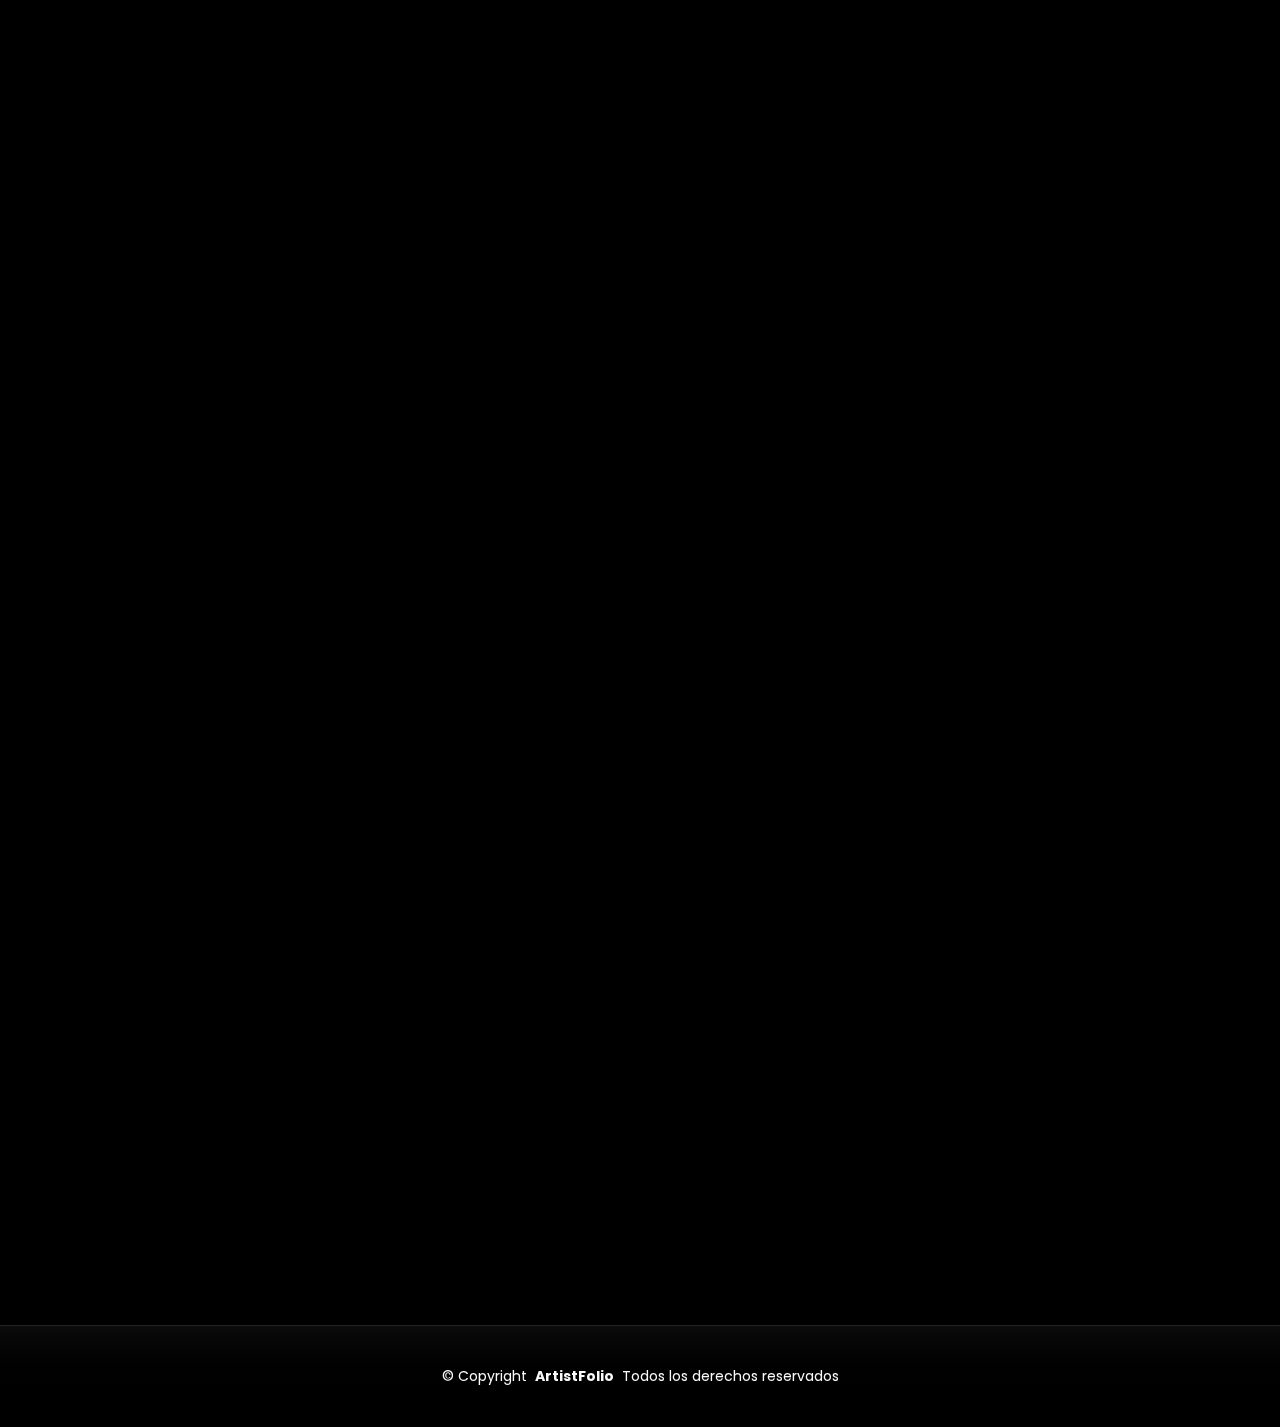
<file: services.html>
<!DOCTYPE html>
<html lang="en">

<head>
  <meta charset="utf-8">
  <meta content="width=device-width, initial-scale=1.0" name="viewport">
  <title>Projects - Kendrick Lamar</title>
  <meta name="description" content="">
  <meta name="keywords" content="">

  <!-- Favicons -->
  <link href="assets/img/logo.png" rel="icon">
  <link href="assets/img/logo.png" rel="apple-touch-icon">

  <!-- Fonts -->
  <link href="https://fonts.googleapis.com" rel="preconnect">
  <link href="https://fonts.gstatic.com" rel="preconnect" crossorigin>
  <link href="https://fonts.googleapis.com/css2?family=Roboto:ital,wght@0,100;0,300;0,400;0,500;0,700;0,900;1,100;1,300;1,400;1,500;1,700;1,900&family=Inter:wght@100;200;300;400;500;600;700;800;900&family=Cardo:ital,wght@0,400;0,700;1,400;1,700&display=swap" rel="stylesheet">

  <!-- Vendor CSS Files -->
  <link href="assets/vendor/bootstrap/css/bootstrap.min.css" rel="stylesheet">
  <link href="assets/vendor/bootstrap-icons/bootstrap-icons.css" rel="stylesheet">
  <link href="assets/vendor/aos/aos.css" rel="stylesheet">
  <link href="assets/vendor/glightbox/css/glightbox.min.css" rel="stylesheet">
  <link href="assets/vendor/swiper/swiper-bundle.min.css" rel="stylesheet">

  <!-- Main CSS File -->
  <link href="assets/css/main.css" rel="stylesheet">

  <!-- =======================================================
  * Template Name: PhotoFolio
  * Template URL: https://bootstrapmade.com/photofolio-bootstrap-photography-website-template/
  * Updated: Aug 07 2024 with Bootstrap v5.3.3
  * Author: BootstrapMade.com
  * License: https://bootstrapmade.com/license/
  ======================================================== -->
</head>

<body class="services-page">

  <header id="header" class="header d-flex align-items-center sticky-top">
    <div class="container-fluid position-relative d-flex align-items-center justify-content-between">

      <a href="index.html" class="logo d-flex align-items-center me-auto me-xl-0">
        <img src="assets/img/logo.png" alt="">
        <h1 class="sitename">ArtistFolio</h1>
      </a>

      <nav id="navmenu" class="navmenu">
        <ul>
          <li><a href="index.html">Inicio<br></a></li>
          <li><a href="about.html">Biografía</a></li>
          <li class="dropdown"><a href="discography.html"><span>Discografía</span> <i class="bi bi-chevron-down toggle-dropdown"></i></a>
            <ul>
              <li><a href="albums.html">Albums</a></li>
              <li><a href="videos.html">Videoclips</a></li>
              <li class="dropdown"><a href="#"><span>Más</span> <i class="bi bi-chevron-down toggle-dropdown"></i></a>
                <ul>
                  <li><a href="letras.html">Letras destacadas</a></li>
                  <li><a href="premios.html">Premios</a></li>
                </ul>
              </li>
            </ul>
          </li>
          <!-- Separador, se oculta en dispositivos móviles -->
          <span class="nav-separator">|</span>
          <li><a href="services.html" class="active">Servicios</a></li>
          <li><a href="contact.html">Contacto</a></li>
          <li class="nav-search">
            <form class="search-form" role="search" data-search-form>
              <input type="search" name="q" placeholder="Buscar..." aria-label="Buscar" data-search-input>
              <button type="submit" aria-label="Buscar"><i class="bi bi-search"></i></button>
              <button type="button" class="clear-btn" data-search-clear aria-label="Limpiar"><i class="bi bi-x"></i></button>
            </form>
          </li>
        </ul>
        <i class="mobile-nav-toggle d-xl-none bi bi-list"></i>
      </nav>

    </div>
  </header>

  <main class="main">

    <!-- Page Title -->
    <div class="page-title" data-aos="fade">
      <div class="heading">
        <div class="container">
          <div class="row d-flex justify-content-center text-center">
            <div class="col-lg-8">
              <h1>Servicios</h1>
              <p class="mb-0">Recorridos, análisis y presentaciones basados en la obra: letras, producción y su impacto cultural en el mundo de la música.</p>
            </div>
          </div>
        </div>
      </div>
    </div><!-- End Page Title -->

    <!-- Services Section -->
    <section id="services" class="services section">

      <div class="container">

        <div class="row gy-4">

          <div class="col-xl-3 col-md-6 d-flex" data-aos="fade-up" data-aos-delay="200">
            <div class="service-item position-relative">
              <div class="icon"><i class="bi bi-bounding-box-circles icon"></i></div>
              <h4><a href="albums.html" class="stretched-link">Discografía comentada</a></h4>
              <p>Recorridos por los álbumes clave, su trama conceptual y la evolución sonora hasta proyectos posteriores.</p>
            </div>
          </div><!-- End Service Item -->

          <div class="col-xl-3 col-md-6 d-flex" data-aos="fade-up" data-aos-delay="300">
            <div class="service-item position-relative">
              <div class="icon"><i class="bi bi-calendar4-week icon"></i></div>
              <h4><a href="videos.html" class="stretched-link">Videos y colaboraciones</a></h4>
              <p>Exploración de videoclips y colaboraciones con otros artistas, destacando su influencia y estilo visual.</p>
            </div>
          </div><!-- End Service Item -->

          <div class="col-xl-3 col-md-6 d-flex" data-aos="fade-up" data-aos-delay="100">
            <div class="service-item position-relative">
              <div class="icon"><i class="bi bi-activity icon"></i></div>
              <h4><a href="letras.html" class="stretched-link">Análisis de letras</a></h4>
              <p>Estudio detallado de las letras: símbolos, referencias culturales y contextos personales detrás de cada canción.</p>
            </div>
          </div><!-- End Service Item -->

          <div class="col-xl-3 col-md-6 d-flex" data-aos="fade-up" data-aos-delay="400">
            <div class="service-item position-relative">
              <div class="icon"><i class="bi bi-broadcast icon"></i></div>
              <h4><a href="premios.html" class="stretched-link">Premios y reconocimientos</a></h4>
              <p>Resumen de los premios y reconocimientos recibidos a lo largo de su carrera, destacando su impacto en la industria musical.</p>
            </div>
          </div><!-- End Service Item -->

        </div>

      </div>

    </section><!-- /Services Section -->

    <!-- Pricing Section -->
    <section id="pricing" class="pricing section">

      <!-- Section Title -->
      <div class="container section-title" data-aos="fade-up">
        <h2>Paquetes</h2>
        <p>Opciones de análisis y consultoría</p>
      </div><!-- End Section Title -->

      <div class="container" data-aos="fade-up" data-aos-delay="100">

        <div class="row gy-4 gx-lg-5">

          <div class="col-lg-6">
            <div class="pricing-item d-flex justify-content-between">
              <h3>Análisis integral de álbum</h3>
              <h4>$160.00</h4>
            </div>
          </div><!-- End Pricing Item -->

          <div class="col-lg-6">
            <div class="pricing-item d-flex justify-content-between">
              <h3>Desglose lírico (por canción)</h3>
              <h4>$80.00</h4>
            </div>
          </div><!-- End Pricing Item -->

          <div class="col-lg-6">
            <div class="pricing-item d-flex justify-content-between">
              <h3>Informe de producción y créditos</h3>
              <h4>$200.00</h4>
            </div>
          </div><!-- End Pricing Item -->

          <div class="col-lg-6">
            <div class="pricing-item d-flex justify-content-between">
              <h3>Charla / taller (por evento)</h3>
              <h4>$300.00</h4>
            </div>
          </div><!-- End Pricing Item -->

          <div class="col-lg-6">
            <div class="pricing-item d-flex justify-content-between">
              <h3>Paquete educativo (curso breve)</h3>
              <h4>$500.00</h4>
            </div>
          </div><!-- End Pricing Item -->

          <div class="col-lg-6">
            <div class="pricing-item d-flex justify-content-between">
              <h3>Consultoría personalizada</h3>
              <h4>$200.00</h4>
            </div>
          </div><!-- End Pricing Item -->

          <a href="contact.html" class="cta-btn">Solicitar análisis<br></a>

        </div>

      </div>

    </section><!-- /Pricing Section -->

  </main>

  <footer id="footer" class="footer">

    <div class="container">
      <div class="copyright text-center ">
        <p>© <span>Copyright</span> <strong class="px-1 sitename">ArtistFolio</strong> <span>Todos los derechos reservados</span></p>
      </div>
    </div>

  </footer>

  <!-- Scroll Top -->
  <a href="#" id="scroll-top" class="scroll-top d-flex align-items-center justify-content-center"><i class="bi bi-arrow-up-short"></i></a>

  <!-- Preloader -->
  <div id="preloader">
    <div class="line"></div>
  </div>

  <!-- Vendor JS Files -->
  <script src="assets/vendor/bootstrap/js/bootstrap.bundle.min.js"></script>
  <script src="assets/vendor/php-email-form/validate.js"></script>
  <script src="assets/vendor/aos/aos.js"></script>
  <script src="assets/vendor/glightbox/js/glightbox.min.js"></script>
  <script src="assets/vendor/swiper/swiper-bundle.min.js"></script>

  <!-- Main JS File -->
  <script src="assets/js/main.js"></script>

</body>

</html>
</file>
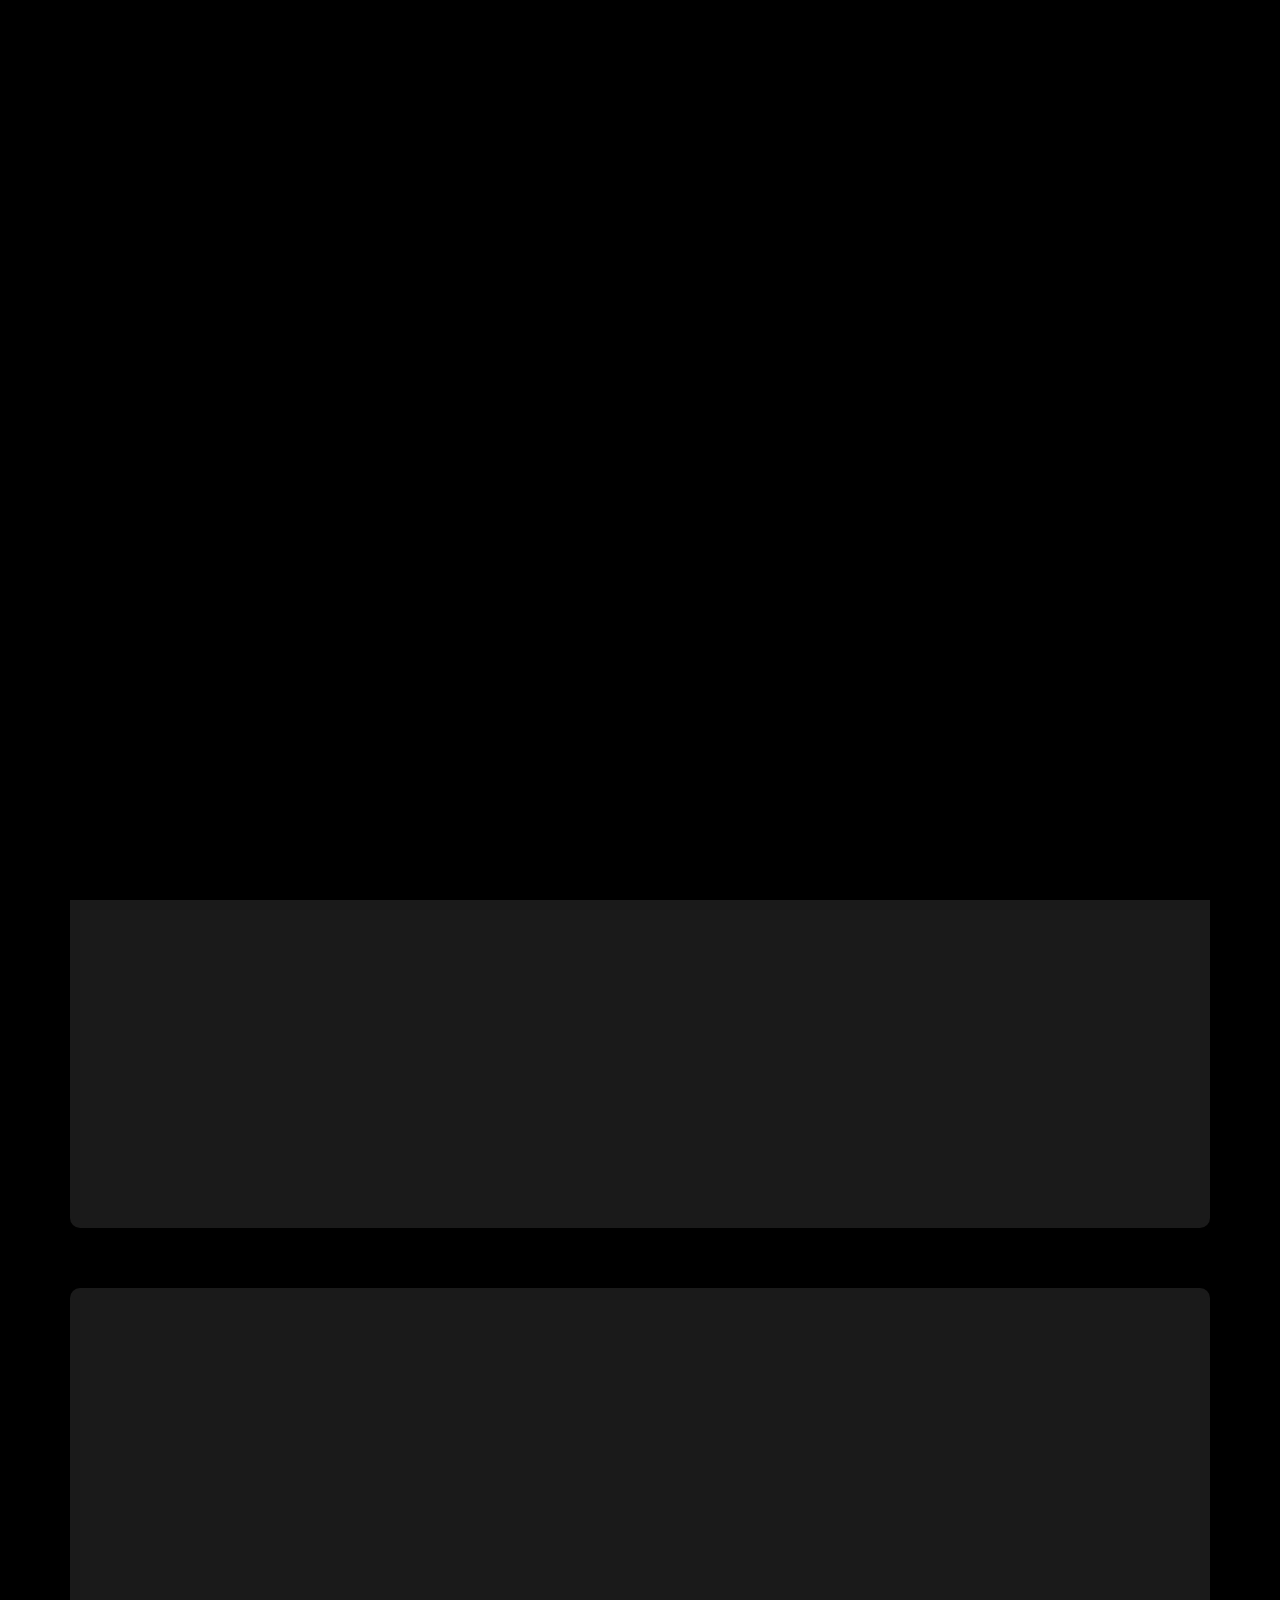
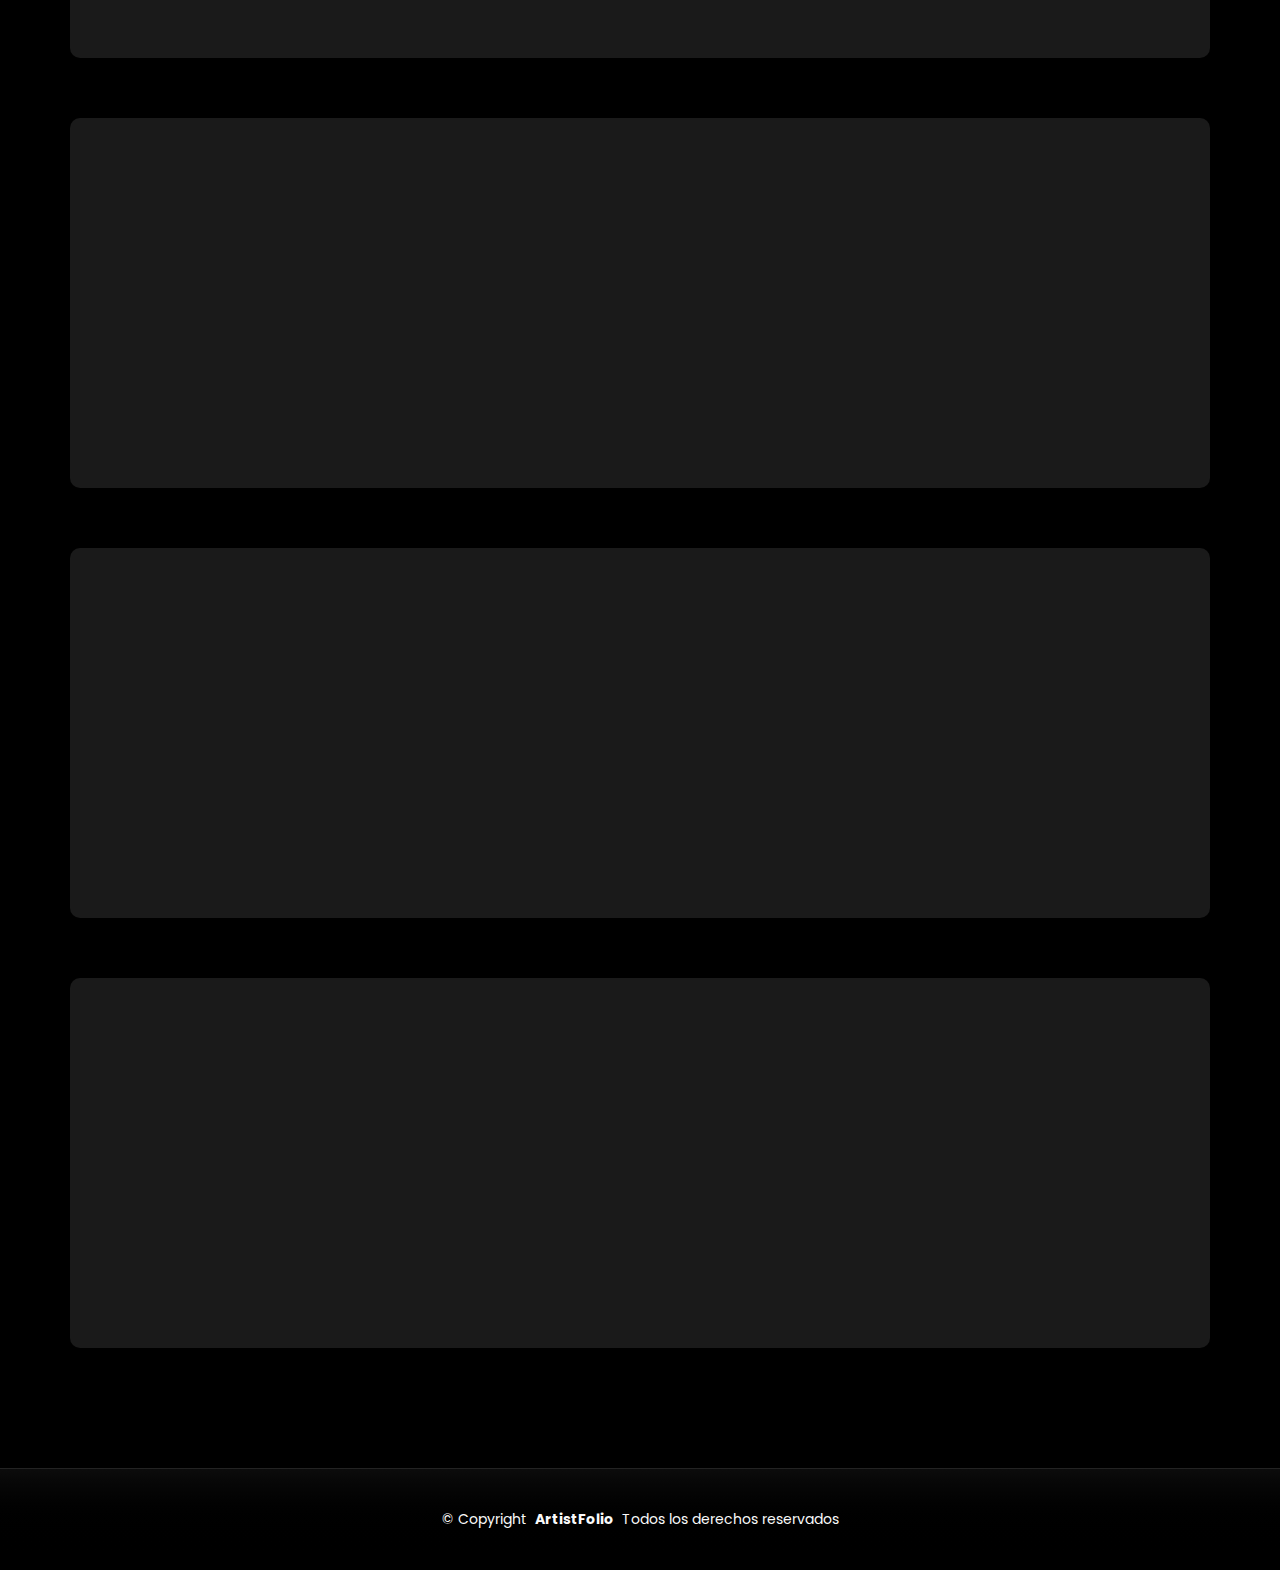
<file: videos.html>
<!DOCTYPE html>
<html lang="en">

<head>
  <meta charset="utf-8">
  <meta content="width=device-width, initial-scale=1.0" name="viewport">
  <title>Videoclips - Kendrick Lamar</title>
  <meta name="description" content="">
  <meta name="keywords" content="">

  <!-- Favicons -->
  <link href="assets/img/logo.png" rel="icon">
  <link href="assets/img/logo.png" rel="apple-touch-icon">

  <!-- Fonts -->
  <link href="https://fonts.googleapis.com" rel="preconnect">
  <link href="https://fonts.gstatic.com" rel="preconnect" crossorigin>
  <link href="https://fonts.googleapis.com/css2?family=Roboto:ital,wght@0,100;0,300;0,400;0,500;0,700;0,900;1,100;1,300;1,400;1,500;1,700;1,900&family=Inter:wght@100;200;300;400;500;600;700;800;900&family=Cardo:ital,wght@0,400;0,700;1,400;1,700&display=swap" rel="stylesheet">

  <!-- Vendor CSS Files -->
  <link href="assets/vendor/bootstrap/css/bootstrap.min.css" rel="stylesheet">
  <link href="assets/vendor/bootstrap-icons/bootstrap-icons.css" rel="stylesheet">
  <link href="assets/vendor/aos/aos.css" rel="stylesheet">
  <link href="assets/vendor/glightbox/css/glightbox.min.css" rel="stylesheet">
  <link href="assets/vendor/swiper/swiper-bundle.min.css" rel="stylesheet">

  <!-- Main CSS File -->
  <link href="assets/css/main.css" rel="stylesheet">
</head>

<body class="starter-page-page">

  <header id="header" class="header d-flex align-items-center sticky-top">
    <div class="container-fluid position-relative d-flex align-items-center justify-content-between">

      <a href="index.html" class="logo d-flex align-items-center me-auto me-xl-0">
        <img src="assets/img/logo.png" alt="">
        <h1 class="sitename">ArtistFolio</h1>
      </a>

      <nav id="navmenu" class="navmenu">
        <ul>
          <li><a href="index.html">Inicio<br></a></li>
          <li><a href="about.html">Biografía</a></li>
          <li class="dropdown"><a href="discography.html" class="active"><span>Discografía</span> <i class="bi bi-chevron-down toggle-dropdown"></i></a>
            <ul>
              <li><a href="albums.html">Albums</a></li>
              <li><a href="videos.html" class="active">Videoclips</a></li>
              <li class="dropdown"><a href="#"><span>Más</span> <i class="bi bi-chevron-down toggle-dropdown"></i></a>
                <ul>
                  <li><a href="letras.html">Letras destacadas</a></li>
                  <li><a href="premios.html">Premios</a></li>
                </ul>
              </li>
            </ul>
          </li>
          <!-- Separador, se oculta en dispositivos móviles -->
          <span class="nav-separator">|</span>
          <li><a href="services.html">Servicios</a></li>
          <li><a href="contact.html">Contacto</a></li>
          <li class="nav-search">
            <form class="search-form" role="search" data-search-form>
              <input type="search" name="q" placeholder="Buscar..." aria-label="Buscar" data-search-input>
              <button type="submit" aria-label="Buscar"><i class="bi bi-search"></i></button>
              <button type="button" class="clear-btn" data-search-clear aria-label="Limpiar"><i class="bi bi-x"></i></button>
            </form>
          </li>
        </ul>
        <i class="mobile-nav-toggle d-xl-none bi bi-list"></i>
      </nav>

    </div>
  </header>

  <main class="main">

    <!-- Page Title -->
    <div class="page-title" data-aos="fade">
      <div class="heading">
        <div class="container">
          <div class="row d-flex justify-content-center text-center">
            <div class="col-lg-8">
              <h1>Videoclips</h1>
              <p class="mb-0">Explora los videoclips oficiales de Kendrick Lamar, una ventana visual a su arte y mensaje.</p>
            </div>
          </div>
        </div>
      </div>
    </div><!-- End Page Title -->

    <!-- Videos Section -->
    <section id="videos-section" class="section">
      <div class="container" data-aos="fade-up">

        <!-- Video Item -->
        <div class="row video-item align-items-center">
          <div class="col-lg-6" data-aos="fade-right" data-aos-delay="100">
            <div class="video-container">
              <iframe src="https://www.youtube.com/embed/tvTRZJ-4EyI" allowfullscreen></iframe>
            </div>
          </div>
          <div class="col-lg-6 video-synopsis" data-aos="fade-left" data-aos-delay="200">
            <h3>HUMBLE.</h3>
            <h4>DAMN. (2017)</h4>
            <p>
              "HUMBLE." es uno de los videoclips más icónicos de Kendrick Lamar, dirigido por Dave Meyers y The Little Homies. El video presenta imágenes poderosas que reflejan temas de humildad, religión y crítica social. Con referencias visuales que van desde la Última Cena hasta escenas de ostentación del hip-hop, Kendrick desafía la vanidad de la cultura contemporánea mientras permanece fiel a sus raíces. Este video ganó múltiples premios, incluyendo el MTV Video Music Award a Mejor Video del Año.
            </p>
          </div>
        </div>

        <!-- Video Item -->
        <div class="row video-item align-items-center">
          <div class="col-lg-6 order-lg-2" data-aos="fade-left" data-aos-delay="100">
            <div class="video-container">
              <iframe src="https://www.youtube.com/embed/Z-48u_uWMHY" allowfullscreen></iframe>
            </div>
          </div>
          <div class="col-lg-6 order-lg-1 video-synopsis" data-aos="fade-right" data-aos-delay="200">
            <h3>Alright</h3>
            <h4>To Pimp a Butterfly (2015)</h4>
            <p>
              "Alright" se convirtió en un himno del movimiento Black Lives Matter y representa esperanza en medio de la adversidad. Dirigido por Colin Tilley, el videoclip muestra a Kendrick flotando por las calles de California, simbolizando la elevación espiritual sobre las dificultades terrenales. Con su mensaje de resistencia y fe, esta canción resonó profundamente en comunidades afectadas por la injusticia racial. El coro "We gon' be alright" se convirtió en un grito de protesta y esperanza.
            </p>
          </div>
        </div>

        <!-- Video Item -->
        <div class="row video-item align-items-center">
          <div class="col-lg-6" data-aos="fade-right" data-aos-delay="100">
            <div class="video-container">
              <iframe src="https://www.youtube.com/embed/NLZRYQMLDW4" allowfullscreen></iframe>
            </div>
          </div>
          <div class="col-lg-6 video-synopsis" data-aos="fade-left" data-aos-delay="200">
            <h3>DNA.</h3>
            <h4>DAMN. (2017)</h4>
            <p>
              En "DNA.", Kendrick Lamar explora su identidad y herencia con una intensidad lírica incomparable. El video, protagonizado por Don Cheadle como interrogador, presenta una narrativa tensa donde Kendrick afirma su autenticidad y orgullo cultural. Las imágenes divididas en pantalla y la cinematografía dramática reflejan la dualidad y complejidad de su identidad como artista negro en Estados Unidos. Esta canción es una declaración poderosa sobre la herencia, el poder y la resistencia.
            </p>
          </div>
        </div>

        <!-- Video Item -->
        <div class="row video-item align-items-center">
          <div class="col-lg-6 order-lg-2" data-aos="fade-left" data-aos-delay="100">
            <div class="video-container">
              <iframe src="https://www.youtube.com/embed/hRK7PVJFbS8" allowfullscreen></iframe>
            </div>
          </div>
          <div class="col-lg-6 order-lg-1 video-synopsis" data-aos="fade-right" data-aos-delay="200">
            <h3>King Kunta</h3>
            <h4>To Pimp a Butterfly (2015)</h4>
            <p>
              "King Kunta" es un himno de empoderamiento que celebra el éxito de Kendrick mientras critica a aquellos que intentan aprovecharse de él. El título hace referencia a Kunta Kinte de la novela "Raíces". El video muestra a Kendrick en Compton, su ciudad natal, rodeado de su comunidad y celebrando la cultura negra. Con un ritmo funky y letras afiladas, este videoclip es una celebración de la autenticidad y el orgullo cultural, rechazando la explotación de la industria musical.
            </p>
          </div>
        </div>

        <!-- Video Item -->
        <div class="row video-item align-items-center">
          <div class="col-lg-6" data-aos="fade-right" data-aos-delay="100">
            <div class="video-container">
              <iframe src="https://www.youtube.com/embed/uAPUkgeiFVY" allowfullscreen></iframe>
            </div>
          </div>
          <div class="col-lg-6 video-synopsis" data-aos="fade-left" data-aos-delay="200">
            <h3>The Heart Part 5</h3>
            <h4>Single (2022)</h4>
            <p>
              "The Heart Part 5" utiliza tecnología deepfake para transformar el rostro de Kendrick en figuras icónicas de la cultura negra, incluyendo OJ Simpson, Kanye West, Jussie Smollett, Will Smith, Kobe Bryant y Nipsey Hussle. Este video innovador aborda temas de identidad, cancelación, trauma y redención. Kendrick canaliza las perspectivas de estas figuras controvertidas y celebradas, creando un comentario profundo sobre la fama, el escrutinio público y la humanidad compartida. Es una obra maestra visual y narrativa.
            </p>
          </div>
        </div>

        <!-- Video Item -->
        <div class="row video-item align-items-center">
          <div class="col-lg-6 order-lg-2" data-aos="fade-left" data-aos-delay="100">
            <div class="video-container">
              <iframe src="https://www.youtube.com/embed/zI383uEwA6Q" allowfullscreen></iframe>
            </div>
          </div>
          <div class="col-lg-6 order-lg-1 video-synopsis" data-aos="fade-right" data-aos-delay="200">
            <h3>N95</h3>
            <h4>Mr. Morale & The Big Steppers (2022)</h4>
            <p>
              "N95" critica la superficialidad de la cultura de las redes sociales y la falsa autenticidad. El título hace referencia a las máscaras N95, simbolizando las "máscaras" metafóricas que la gente usa en línea. Dirigido por Kendrick y Dave Free, el video presenta escenas surrealistas y provocativas, desde Kendrick en un campo de algodón hasta escenas de lujo excesivo. El mensaje central invita a las personas a quitarse sus pretensiones y ser genuinas. Es una crítica social mordaz envuelta en imágenes impactantes.
            </p>
          </div>
        </div>

      </div>
    </section><!-- /Videos Section -->

  </main>

  <footer id="footer" class="footer">

    <div class="container">
      <div class="copyright text-center ">
        <p>© <span>Copyright</span> <strong class="px-1 sitename">ArtistFolio</strong> <span>Todos los derechos reservados</span></p>
      </div>
    </div>

  </footer>

  <!-- Scroll Top -->
  <a href="#" id="scroll-top" class="scroll-top d-flex align-items-center justify-content-center"><i class="bi bi-arrow-up-short"></i></a>

  <!-- Preloader -->
  <div id="preloader">
    <div class="line"></div>
  </div>

  <!-- Vendor JS Files -->
  <script src="assets/vendor/bootstrap/js/bootstrap.bundle.min.js"></script>
  <script src="assets/vendor/php-email-form/validate.js"></script>
  <script src="assets/vendor/aos/aos.js"></script>
  <script src="assets/vendor/glightbox/js/glightbox.min.js"></script>
  <script src="assets/vendor/swiper/swiper-bundle.min.js"></script>

  <!-- Main JS File -->
  <script src="assets/js/main.js"></script>

</body>

</html>
</file>
<file: assets/css/main.css>
/**
* Template Name: PhotoFolio
* Template URL: https://bootstrapmade.com/photofolio-bootstrap-photography-website-template/
* Updated: Aug 07 2024 with Bootstrap v5.3.3
* Author: BootstrapMade.com
* License: https://bootstrapmade.com/license/
*/

/*--------------------------------------------------------------
# Font & Color Variables
# Help: https://bootstrapmade.com/color-system/
--------------------------------------------------------------*/
/* Fonts */
@import url('https://fonts.googleapis.com/css2?family=Poppins:wght@400;700&display=swap');

:root {
  --default-font: "Poppins",  system-ui, -apple-system, "Segoe UI", Roboto, "Helvetica Neue", Arial, "Noto Sans", "Liberation Sans", sans-serif, "Apple Color Emoji", "Segoe UI Emoji", "Segoe UI Symbol", "Noto Color Emoji";
  --heading-font: "Poppins",  system-ui, -apple-system, "Segoe UI", Roboto, "Helvetica Neue", Arial, "Noto Sans", "Liberation Sans", sans-serif, "Apple Color Emoji", "Segoe UI Emoji", "Segoe UI Symbol", "Noto Color Emoji";
  --nav-font: "Poppins",  system-ui, -apple-system, "Segoe UI", Roboto, "Helvetica Neue", Arial, "Noto Sans", "Liberation Sans", sans-serif, "Apple Color Emoji", "Segoe UI Emoji", "Segoe UI Symbol", "Noto Color Emoji";
}

/* Global Colors - The following color variables are used throughout the website. Updating them here will change the color scheme of the entire website */
:root { 
  --background-color: #000000; /* Background color for the entire website, including individual sections */
  --default-color: #fafafa; /* Default color used for the majority of the text content across the entire website */
  --heading-color: #ffffff; /* Color for headings, subheadings and title throughout the website */
  --accent-color: #ca4974; /* Accent color that represents your brand on the website. It's used for buttons, links, and other elements that need to stand out */
  --surface-color: #1a1a1a; /* The surface color is used as a background of boxed elements within sections, such as cards, icon boxes, or other elements that require a visual separation from the global background. */
  --contrast-color: #ffffff; /* Contrast color for text, ensuring readability against backgrounds of accent, heading, or default colors. */
}

/* Nav Menu Colors - The following color variables are used specifically for the navigation menu. They are separate from the global colors to allow for more customization options */
:root {
  --nav-color: rgba(255, 255, 255, 0.5);  /* The default color of the main navmenu links */
  --nav-hover-color: #ffffff; /* Applied to main navmenu links when they are hovered over or active */
  --nav-mobile-background-color: #1a1a1a; /* Used as the background color for mobile navigation menu */
  --nav-dropdown-background-color: #1a1a1a; /* Used as the background color for dropdown items that appear when hovering over primary navigation items */
  --nav-dropdown-color: rgba(255, 255, 255, 0.5); /* Used for navigation links of the dropdown items in the navigation menu. */
  --nav-dropdown-hover-color: #ffffff; /* Similar to --nav-hover-color, this color is applied to dropdown navigation links when they are hovered over. */
}

/* Color Presets - These classes override global colors when applied to any section or element, providing reuse of the sam color scheme. */

.light-background {
  --background-color: #1a1a1a;
  --surface-color: #343434;
}

.dark-background {
  --background-color: #060606;
  --default-color: #ffffff;
  --heading-color: #ffffff;
  --surface-color: #252525;
  --contrast-color: #ffffff;
}

/* Smooth scroll */
:root {
  scroll-behavior: smooth;
}

/*--------------------------------------------------------------
# General Styling & Shared Classes
--------------------------------------------------------------*/
body {
  color: var(--default-color);
  background-color: var(--background-color);
  font-family: var(--default-font);
}

a {
  color: var(--accent-color);
  text-decoration: none;
  transition: 0.3s;
}

a:hover {
  color: color-mix(in srgb, var(--accent-color), transparent 25%);
  text-decoration: none;
}

h1,
h2,
h3,
h4,
h5,
h6 {
  color: var(--heading-color);
  font-family: var(--heading-font);
}

/* PHP Email Form Messages
------------------------------*/
.php-email-form .error-message {
  display: none;
  background: #df1529;
  color: #ffffff;
  text-align: left;
  padding: 15px;
  margin-bottom: 24px;
  font-weight: 600;
}

.php-email-form .sent-message {
  display: none;
  color: #ffffff;
  background: #059652;
  text-align: center;
  padding: 15px;
  margin-bottom: 24px;
  font-weight: 600;
}

.php-email-form .loading {
  display: none;
  background: var(--surface-color);
  text-align: center;
  padding: 15px;
  margin-bottom: 24px;
}

.php-email-form .loading:before {
  content: "";
  display: inline-block;
  border-radius: 50%;
  width: 24px;
  height: 24px;
  margin: 0 10px -6px 0;
  border: 3px solid var(--accent-color);
  border-top-color: var(--surface-color);
  animation: php-email-form-loading 1s linear infinite;
}

@keyframes php-email-form-loading {
  0% {
    transform: rotate(0deg);
  }

  100% {
    transform: rotate(360deg);
  }
}

/*--------------------------------------------------------------
# Global Header
--------------------------------------------------------------*/
.header {
  color: var(--default-color);
  background-color: var(--background-color);
  padding: 20px 0;
  transition: all 0.5s;
  z-index: 997;
  border-bottom: 1px solid var(--background-color);
}

.header .logo {
  line-height: 1;
}

.header .logo img {
  max-height: 36px;
  margin-right: 8px;
}

.header .logo h1 {
  font-size: 32px;
  margin: 0;
  font-weight: 400;
  color: var(--heading-color);
}

.header .logo i {
  font-size: 28px;
  margin-right: 6px;
}

.header .header-social-links {
  padding-right: 15px;
}

.header .header-social-links a {
  color: color-mix(in srgb, var(--default-color), transparent 40%);
  padding-left: 6px;
  display: inline-block;
  transition: 0.3s;
  font-size: 16px;
}

.header .header-social-links a:hover {
  color: var(--accent-color);
}

.header .header-social-links a i {
  line-height: 0px;
}

@media (max-width: 1200px) {
  .header .logo {
    order: 1;
  }

  .header .logo h1 {
    font-size: 26px;
  }

  .header .logo i {
    font-size: 20px;
  }

  .header .header-social-links {
    order: 2;
  }

  .header .header-social-links a {
    font-size: 16px;
  }

  .header .navmenu {
    order: 3;
  }
}

.scrolled .header {
  border-color: color-mix(in srgb, var(--background-color) 90%, white 20%);
}

/*--------------------------------------------------------------
# Navigation Menu
--------------------------------------------------------------*/
/* Navmenu - Desktop */
@media (min-width: 1200px) {
  .navmenu {
    padding: 0;
  }

  .navmenu ul {
    margin: 0;
    padding: 0;
    display: flex;
    list-style: none;
    align-items: center;
  }

  .navmenu li {
    position: relative;
  }

  .navmenu a,
  .navmenu a:focus {
    color: var(--nav-color);
    padding: 18px 15px;
    font-size: 14px;
    font-family: var(--nav-font);
    font-weight: 400;
    display: flex;
    align-items: center;
    justify-content: space-between;
    white-space: nowrap;
    transition: 0.3s;
    text-transform: uppercase;
    letter-spacing: 1px;
  }

  .navmenu a i,
  .navmenu a:focus i {
    font-size: 12px;
    line-height: 0;
    margin-left: 5px;
    transition: 0.3s;
  }

  .navmenu li:last-child a {
    padding-right: 0;
  }

  .navmenu li:hover>a,
  .navmenu .active,
  .navmenu .active:focus {
    color: var(--nav-hover-color);
  }

  .navmenu .dropdown ul {
    margin: 0;
    padding: 10px 0;
    background: var(--nav-dropdown-background-color);
    display: block;
    position: absolute;
    visibility: hidden;
    left: 14px;
    top: 130%;
    opacity: 0;
    transition: 0.3s;
    border-radius: 4px;
    z-index: 99;
  }

  .navmenu .dropdown ul li {
    min-width: 200px;
  }

  .navmenu .dropdown ul a {
    padding: 10px 20px;
    font-size: 15px;
    text-transform: none;
    color: var(--nav-dropdown-color);
  }

  .navmenu .dropdown ul a i {
    font-size: 12px;
  }

  .navmenu .dropdown ul a:hover,
  .navmenu .dropdown ul .active:hover,
  .navmenu .dropdown ul li:hover>a {
    color: var(--nav-dropdown-hover-color);
  }

  .navmenu .dropdown:hover>ul {
    opacity: 1;
    top: 100%;
    visibility: visible;
  }

  .navmenu .dropdown .dropdown ul {
    top: 0;
    left: -90%;
    visibility: hidden;
  }

  .navmenu .dropdown .dropdown:hover>ul {
    opacity: 1;
    top: 0;
    left: -100%;
    visibility: visible;
  }
}

/* Navmenu - Mobile */
@media (max-width: 1199px) {
  .mobile-nav-toggle {
    color: var(--nav-color);
    font-size: 28px;
    line-height: 0;
    margin-right: 10px;
    cursor: pointer;
    transition: color 0.3s;
  }

  .navmenu {
    padding: 0;
    z-index: 9997;
  }

  .navmenu ul {
    display: none;
    position: absolute;
    inset: 60px 20px 20px 20px;
    padding: 10px 0;
    margin: 0;
    border-radius: 6px;
    background-color: var(--nav-mobile-background-color);
    overflow-y: auto;
    transition: 0.3s;
    z-index: 9998;
    box-shadow: 0px 0px 30px rgba(0, 0, 0, 0.1);
  }

  .navmenu a,
  .navmenu a:focus {
    color: var(--nav-dropdown-color);
    padding: 10px 20px;
    font-family: var(--nav-font);
    font-size: 17px;
    font-weight: 500;
    display: flex;
    align-items: center;
    justify-content: space-between;
    white-space: nowrap;
    transition: 0.3s;
  }

  .navmenu a i,
  .navmenu a:focus i {
    font-size: 12px;
    line-height: 0;
    margin-left: 5px;
    width: 30px;
    height: 30px;
    display: flex;
    align-items: center;
    justify-content: center;
    border-radius: 50%;
    transition: 0.3s;
    background-color: color-mix(in srgb, var(--accent-color), transparent 90%);
  }

  .navmenu a i:hover,
  .navmenu a:focus i:hover {
    background-color: var(--accent-color);
    color: var(--contrast-color);
  }

  .navmenu a:hover,
  .navmenu .active,
  .navmenu .active:focus {
    color: var(--nav-dropdown-hover-color);
  }

  .navmenu .active i,
  .navmenu .active:focus i {
    background-color: var(--accent-color);
    color: var(--contrast-color);
    transform: rotate(180deg);
  }

  .navmenu .dropdown ul {
    position: static;
    display: none;
    z-index: 99;
    padding: 10px 0;
    margin: 10px 20px;
    background-color: var(--nav-dropdown-background-color);
    border: 1px solid color-mix(in srgb, var(--default-color), transparent 90%);
    box-shadow: none;
    transition: all 0.5s ease-in-out;
  }

  .navmenu .dropdown ul ul {
    background-color: rgba(33, 37, 41, 0.1);
  }

  .navmenu .dropdown>.dropdown-active {
    display: block;
    background-color: rgba(33, 37, 41, 0.03);
  }

  .mobile-nav-active {
    overflow: hidden;
  }

  .mobile-nav-active .mobile-nav-toggle {
    color: #fff;
    position: absolute;
    font-size: 32px;
    top: 15px;
    right: 15px;
    margin-right: 0;
    z-index: 9999;
  }

  .mobile-nav-active .navmenu {
    position: fixed;
    overflow: hidden;
    inset: 0;
    background: rgba(33, 37, 41, 0.8);
    transition: 0.3s;
  }

  .mobile-nav-active .navmenu>ul {
    display: block;
  }
}

/*--------------------------------------------------------------
# Global Footer
--------------------------------------------------------------*/
.footer {
  --background-color: color-mix(in srgb, var(--default-color), transparent 95%);
  border-top: 1px solid color-mix(in srgb, var(--default-color), transparent 90%);
  color: var(--default-color);
  background-color: var(--background-color);
  font-size: 14px;
  padding: 40px 0;
  position: relative;
}

.footer .copyright p {
  margin-bottom: 0;
}

.footer .social-links {
  margin-top: 20px;
}

.footer .social-links a {
  display: flex;
  align-items: center;
  justify-content: center;
  width: 40px;
  height: 40px;
  border-radius: 50%;
  border: 1px solid color-mix(in srgb, var(--default-color), transparent 50%);
  font-size: 16px;
  color: color-mix(in srgb, var(--default-color), transparent 50%);
  margin: 0 5px;
  transition: 0.3s;
}

.footer .social-links a:hover {
  color: var(--accent-color);
  border-color: var(--accent-color);
}

.footer .credits {
  margin-top: 10px;
  font-size: 13px;
  text-align: center;
}

/*--------------------------------------------------------------
# Preloader
--------------------------------------------------------------*/
#preloader {
  display: flex;
  position: fixed;
  inset: 0;
  width: 100%;
  height: 100vh;
  z-index: 99999;
}

#preloader:before,
#preloader:after {
  content: "";
  background-color: #000000;
  position: absolute;
  inset: 0;
  width: 50%;
  height: 100%;
  transition: all 0.3s ease 0s;
  z-index: -1;
}

#preloader:after {
  left: auto;
  right: 0;
}

#preloader .line {
  position: relative;
  overflow: hidden;
  margin: auto;
  width: 1px;
  height: 280px;
  transition: all 0.8s ease 0s;
}

#preloader .line:before {
  content: "";
  position: absolute;
  background-color: #ffffff;
  left: 0;
  top: 50%;
  width: 1px;
  height: 0%;
  transform: translateY(-50%);
  animation: lineincrease 1000ms ease-in-out 0s forwards;
}

#preloader .line:after {
  content: "";
  position: absolute;
  background-color: color-mix(in srgb, var(--default-color), transparent 95%);
  left: 0;
  top: 0;
  width: 1px;
  height: 100%;
  transform: translateY(-100%);
  animation: linemove 1200ms linear 0s infinite;
  animation-delay: 2000ms;
}

#preloader.loaded .line {
  opacity: 0;
  height: 100% !important;
}

#preloader.loaded .line:after {
  opacity: 0;
}

#preloader.loaded:before,
#preloader.loaded:after {
  animation: preloaderfinish 300ms ease-in-out 500ms forwards;
}

@keyframes lineincrease {
  0% {
    height: 0%;
  }

  100% {
    height: 100%;
  }
}

@keyframes linemove {
  0% {
    transform: translateY(200%);
  }

  100% {
    transform: translateY(-100%);
  }
}

@keyframes preloaderfinish {
  0% {
    width: 5 0%;
  }

  100% {
    width: 0%;
  }
}

/*--------------------------------------------------------------
# Scroll Top Button
--------------------------------------------------------------*/
.scroll-top {
  position: fixed;
  visibility: hidden;
  opacity: 0;
  right: 15px;
  bottom: -15px;
  z-index: 99999;
  background-color: var(--accent-color);
  width: 44px;
  height: 44px;
  border-radius: 50px;
  transition: all 0.4s;
}

.scroll-top i {
  font-size: 24px;
  color: var(--default-color);
  line-height: 0;
}

.scroll-top:hover {
  background-color: color-mix(in srgb, var(--accent-color), transparent 20%);
}

.scroll-top.active {
  visibility: visible;
  opacity: 1;
  bottom: 15px;
}

/*--------------------------------------------------------------
# Disable aos animation delay on mobile devices
--------------------------------------------------------------*/
@media screen and (max-width: 768px) {
  [data-aos-delay] {
    transition-delay: 0 !important;
  }
}

/*--------------------------------------------------------------
# Global Page Titles & Breadcrumbs
--------------------------------------------------------------*/
.page-title {
  color: var(--default-color);
  background-color: var(--background-color);
  position: relative;
}

.page-title .heading {
  padding: 80px 0;
  border-top: 1px solid color-mix(in srgb, var(--default-color), transparent 90%);
}

.page-title .heading h1 {
  font-size: 64px;
  font-weight: 400;
}

.page-title .heading .cta-btn {
  color: var(--default-color);
  background: var(--accent-color);
  font-weight: 400;
  font-size: 14px;
  display: inline-block;
  margin-top: 20px;
  padding: 12px 40px;
  border-radius: 4px;
  transition: 0.5s;
  text-transform: uppercase;
  letter-spacing: 1px;
}

.page-title .heading .cta-btn:hover {
  background-color: color-mix(in srgb, var(--accent-color) 90%, white 10%);
}

.page-title nav {
  background-color: color-mix(in srgb, var(--default-color), transparent 90%);
  padding: 20px 0;
}

.page-title nav ol {
  display: flex;
  flex-wrap: wrap;
  list-style: none;
  margin: 0;
  font-size: 16px;
  font-weight: 600;
}

.page-title nav ol li+li {
  padding-left: 10px;
}

.page-title nav ol li+li::before {
  content: "/";
  display: inline-block;
  padding-right: 10px;
  color: color-mix(in srgb, var(--default-color), transparent 70%);
}

/*--------------------------------------------------------------
# Global Sections
--------------------------------------------------------------*/
section,
.section {
  color: var(--default-color);
  background-color: var(--background-color);
  padding: 60px 0;
  scroll-margin-top: 100px;
  overflow: clip;
}

@media (max-width: 1199px) {

  section,
  .section {
    scroll-margin-top: 66px;
  }
}

/*--------------------------------------------------------------
# Global Section Titles
--------------------------------------------------------------*/
.section-title {
  padding-bottom: 60px;
  position: relative;
}

.section-title h2 {
  font-size: 14px;
  font-weight: 400;
  padding: 0;
  line-height: 1px;
  margin: 0;
  letter-spacing: 1.5px;
  text-transform: uppercase;
  color: color-mix(in srgb, var(--default-color), transparent 50%);
  position: relative;
  font-family: var(--default-font);
}

.section-title h2::after {
  content: "";
  width: 120px;
  height: 1px;
  display: inline-block;
  background: var(--accent-color);
  margin: 4px 10px;
}

.section-title p {
  color: var(--heading-color);
  margin: 0;
  font-size: 36px;
  font-weight: 400;
  font-family: var(--heading-font);
}

/*--------------------------------------------------------------
# Hero Section
--------------------------------------------------------------*/
.hero {
  width: 100%;
  min-height: 30vh;
  position: relative;
  padding: 120px 0 60px 0;
  display: flex;
  align-items: center;
}

.hero h2 {
  margin: 0 0 10px 0;
  font-size: 38px;
  font-weight: 700;
}

.hero h2 .underlight {
  position: relative;
  z-index: 1;
  padding: 0 5px;
  display: inline-block;
}

.hero h2 .underlight:before {
  content: "";
  position: absolute;
  height: 50%;
  bottom: 0;
  left: 0;
  right: 0;
  background: var(--accent-color);
  z-index: -1;
}

.hero p {
  color: color-mix(in srgb, var(--default-color), transparent 30%);
  margin-bottom: 30px;
  font-size: 18px;
}

@media (max-width: 768px) {
  .hero h2 {
    font-size: 32px;
  }
}

.hero .btn-get-started {
  color: var(--contrast-color);
  background: var(--accent-color);
  font-weight: 400;
  font-size: 14px;
  display: inline-block;
  padding: 12px 40px;
  border-radius: 4px;
  transition: 0.5s;
  text-transform: uppercase;
  letter-spacing: 1px;
}

.hero .btn-get-started:hover {
  background-color: color-mix(in srgb, var(--accent-color) 90%, white 10%);
}

/*--------------------------------------------------------------
# Gallery Section
--------------------------------------------------------------*/
.gallery .gallery-item {
  position: relative;
  overflow: hidden;
  border-radius: 10px;
}

.gallery .gallery-item img {
  transition: 0.3s;
}

.gallery .gallery-links {
  position: absolute;
  inset: 0;
  opacity: 0;
  transition: all ease-in-out 0.3s;
  background: rgba(0, 0, 0, 0.6);
  z-index: 3;
}

.gallery .gallery-links .preview-link,
.gallery .gallery-links .details-link {
  font-size: 20px;
  color: rgba(255, 255, 255, 0.5);
  transition: 0.3s;
  line-height: 1.2;
  margin: 30px 8px 0 8px;
}

.gallery .gallery-links .preview-link:hover,
.gallery .gallery-links .details-link:hover {
  color: #ffffff;
}

.gallery .gallery-links .details-link {
  font-size: 30px;
  line-height: 0;
}

.gallery .gallery-item:hover .gallery-links {
  opacity: 1;
}

.gallery .gallery-item:hover .preview-link,
.gallery .gallery-item:hover .details-link {
  margin-top: 0;
}

.gallery .gallery-item:hover img {
  transform: scale(1.1);
}

.glightbox-clean .gslide-description {
  background: #272727;
}

.glightbox-clean .gslide-title {
  color: rgba(255, 255, 255, 0.8);
  margin: 0;
}

/*--------------------------------------------------------------
# About Section
--------------------------------------------------------------*/
.about .content h2 {
  font-weight: 700;
  font-size: 24px;
}

.about .content ul {
  list-style: none;
  padding: 0;
}

.about .content ul li {
  margin-bottom: 20px;
  display: flex;
  align-items: center;
}

.about .content ul strong {
  margin-right: 10px;
}

.about .content ul i {
  font-size: 16px;
  margin-right: 5px;
  color: var(--accent-color);
  line-height: 0;
}

/*--------------------------------------------------------------
# Testimonials Section
--------------------------------------------------------------*/
.testimonials .testimonial-item {
  background-color: var(--surface-color);
  box-shadow: 0px 0 20px rgba(0, 0, 0, 0.1);
  box-sizing: content-box;
  padding: 30px;
  margin: 40px 30px;
  min-height: 320px;
  display: flex;
  flex-direction: column;
  text-align: center;
  transition: 0.3s;
}

.testimonials .testimonial-item .stars {
  margin-bottom: 15px;
}

.testimonials .testimonial-item .stars i {
  color: #ffc107;
  margin: 0 1px;
}

.testimonials .testimonial-item .testimonial-img {
  width: 90px;
  border-radius: 50%;
  border: 4px solid var(--background-color);
  margin: 0 auto;
}

.testimonials .testimonial-item h3 {
  font-size: 18px;
  font-weight: bold;
  margin: 10px 0 5px 0;
}

.testimonials .testimonial-item h4 {
  font-size: 14px;
  color: color-mix(in srgb, var(--default-color), transparent 40%);
  margin: 0;
}

.testimonials .testimonial-item p {
  font-style: italic;
  margin: 0 auto 15px auto;
}

.testimonials .swiper-wrapper {
  height: auto;
}

.testimonials .swiper-pagination {
  margin-top: 20px;
  position: relative;
}

.testimonials .swiper-pagination .swiper-pagination-bullet {
  width: 12px;
  height: 12px;
  background-color: color-mix(in srgb, var(--default-color), transparent 85%);
  opacity: 1;
}

.testimonials .swiper-pagination .swiper-pagination-bullet-active {
  background-color: var(--accent-color);
}

.testimonials .swiper-slide {
  opacity: 0.3;
}

@media (max-width: 1199px) {
  .testimonials .swiper-slide-active {
    opacity: 1;
  }

  .testimonials .swiper-pagination {
    margin-top: 0;
  }

  .testimonials .testimonial-item {
    margin: 40px 20px;
  }
}

@media (min-width: 1200px) {
  .testimonials .swiper-slide-next {
    opacity: 1;
    transform: scale(1.12);
  }
}

/*--------------------------------------------------------------
# Gallery Details Section
--------------------------------------------------------------*/
.gallery-details .portfolio-details-slider img {
  width: 100%;
}

.gallery-details .swiper-wrapper {
  height: auto;
}

.gallery-details .swiper-button-prev,
.gallery-details .swiper-button-next {
  width: 48px;
  height: 48px;
}

.gallery-details .swiper-button-prev:after,
.gallery-details .swiper-button-next:after {
  color: rgba(255, 255, 255, 0.8);
  background-color: rgba(0, 0, 0, 0.15);
  font-size: 24px;
  border-radius: 50%;
  width: 48px;
  height: 48px;
  display: flex;
  align-items: center;
  justify-content: center;
  transition: 0.3s;
}

.gallery-details .swiper-button-prev:hover:after,
.gallery-details .swiper-button-next:hover:after {
  background-color: rgba(0, 0, 0, 0.3);
}

@media (max-width: 575px) {

  .gallery-details .swiper-button-prev,
  .gallery-details .swiper-button-next {
    display: none;
  }
}

.gallery-details .swiper-pagination {
  margin-top: 20px;
  position: relative;
}

.gallery-details .swiper-pagination .swiper-pagination-bullet {
  width: 10px;
  height: 10px;
  background-color: color-mix(in srgb, var(--default-color), transparent 85%);
  opacity: 1;
}

.gallery-details .swiper-pagination .swiper-pagination-bullet-active {
  background-color: var(--accent-color);
}

.gallery-details .portfolio-info h3 {
  font-size: 22px;
  font-weight: 700;
  margin-bottom: 20px;
  padding-bottom: 20px;
  position: relative;
}

.gallery-details .portfolio-info h3:after {
  content: "";
  position: absolute;
  display: block;
  width: 50px;
  height: 3px;
  background: var(--accent-color);
  left: 0;
  bottom: 0;
}

.gallery-details .portfolio-info ul {
  list-style: none;
  padding: 0;
  font-size: 15px;
}

.gallery-details .portfolio-info ul li {
  display: flex;
  flex-direction: column;
  padding-bottom: 15px;
}

.gallery-details .portfolio-info ul strong {
  text-transform: uppercase;
  font-weight: 400;
  color: color-mix(in srgb, var(--default-color), transparent 50%);
  font-size: 14px;
}

.gallery-details .portfolio-info .btn-visit {
  padding: 8px 40px;
  background: var(--accent-color);
  color: var(--contrast-color);
  border-radius: 50px;
  transition: 0.3s;
}

.gallery-details .portfolio-info .btn-visit:hover {
  background: color-mix(in srgb, var(--accent-color), transparent 20%);
}

.gallery-details .portfolio-description h2 {
  font-size: 26px;
  font-weight: 700;
  margin-bottom: 20px;
}

.gallery-details .portfolio-description p {
  padding: 0;
}

.gallery-details .portfolio-description .testimonial-item {
  padding: 30px 30px 0 30px;
  position: relative;
  background: color-mix(in srgb, var(--default-color), transparent 97%);
  margin-bottom: 50px;
}

.gallery-details .portfolio-description .testimonial-item .testimonial-img {
  width: 90px;
  border-radius: 50px;
  border: 6px solid var(--background-color);
  float: left;
  margin: 0 10px 0 0;
}

.gallery-details .portfolio-description .testimonial-item h3 {
  font-size: 18px;
  font-weight: bold;
  margin: 15px 0 5px 0;
  padding-top: 20px;
}

.gallery-details .portfolio-description .testimonial-item h4 {
  font-size: 14px;
  color: #6c757d;
  margin: 0;
}

.gallery-details .portfolio-description .testimonial-item .quote-icon-left,
.gallery-details .portfolio-description .testimonial-item .quote-icon-right {
  color: color-mix(in srgb, var(--accent-color), transparent 50%);
  font-size: 26px;
  line-height: 0;
}

.gallery-details .portfolio-description .testimonial-item .quote-icon-left {
  display: inline-block;
  left: -5px;
  position: relative;
}

.gallery-details .portfolio-description .testimonial-item .quote-icon-right {
  display: inline-block;
  right: -5px;
  position: relative;
  top: 10px;
  transform: scale(-1, -1);
}

.gallery-details .portfolio-description .testimonial-item p {
  font-style: italic;
  margin: 0 0 15px 0 0 0;
  padding: 0;
}

/*--------------------------------------------------------------
# Services Section
--------------------------------------------------------------*/
.services .service-item {
  background-color: var(--surface-color);
  padding: 50px 30px;
  transition: all 0.3s ease-in-out;
  height: 100%;
  position: relative;
  z-index: 1;
}

.services .service-item:before {
  content: "";
  position: absolute;
  background: var(--accent-color);
  inset: 100% 0 0 0;
  transition: all 0.3s;
  z-index: -1;
}

.services .service-item .icon {
  margin-bottom: 15px;
}

.services .service-item .icon i {
  color: var(--default-color);
  background-color: var(--accent-color);
  font-size: 24px;
  width: 56px;
  height: 56px;
  display: flex;
  align-items: center;
  justify-content: center;
  border-radius: 50%;
  transition: ease-in-out 0.3s;
}

.services .service-item h4 {
  font-weight: 700;
  margin-bottom: 15px;
  font-size: 20px;
  font-family: var(--default-font);
}

.services .service-item h4 a {
  color: var(--heading-color);
  transition: ease-in-out 0.3s;
}

.services .service-item p {
  line-height: 24px;
  font-size: 14px;
  margin-bottom: 0;
  transition: ease-in-out 0.3s;
}

.services .service-item:hover h4 a,
.services .service-item:hover p {
  color: var(--default-color);
}

.services .service-item:hover i {
  color: var(--accent-color);
  background-color: var(--default-color);
}

.services .service-item:hover:before {
  background: var(--accent-color);
  inset: 0;
  border-radius: 0px;
}

/*--------------------------------------------------------------
# Pricing Section
--------------------------------------------------------------*/
.pricing .pricing-item {
  border-bottom: 1px dashed color-mix(in srgb, var(--default-color), transparent 60%);
  width: 100%;
  height: 100%;
  padding: 0 0 15px 0;
}

.pricing .pricing-item h3 {
  margin: 0;
  font-size: 20px;
  font-weight: 600;
}

.pricing .pricing-item h4 {
  margin: 0;
  font-size: 18px;
  color: var(--accent-color);
}

/*--------------------------------------------------------------
# Contact Section
--------------------------------------------------------------*/
.contact .info-wrap {
  margin-bottom: 30px;
}

.contact .info-item i {
  font-size: 20px;
  color: var(--accent-color);
  width: 56px;
  height: 56px;
  display: flex;
  justify-content: center;
  align-items: center;
  transition: all 0.3s ease-in-out;
  border-radius: 50%;
  border: 1px solid color-mix(in srgb, var(--accent-color), transparent 40%);
  margin-right: 15px;
}

.contact .info-item h3 {
  font-size: 18px;
  font-weight: 700;
  margin: 0 0 5px 0;
  font-family: var(--default-font);
}

.contact .info-item p {
  padding: 0;
  margin-bottom: 0;
  font-size: 14px;
}

.contact .info-item:hover i {
  background: var(--accent-color);
  color: var(--contrast-color);
}

@media (max-width: 575px) {
  .contact .php-email-form {
    padding: 20px;
  }
}

.contact .php-email-form input[type=text],
.contact .php-email-form input[type=email],
.contact .php-email-form textarea {
  font-size: 14px;
  padding: 10px 15px;
  box-shadow: none;
  border-radius: 0;
  color: var(--default-color);
  background-color: var(--surface-color);
  border-color: color-mix(in srgb, var(--default-color), transparent 80%);
}

.contact .php-email-form input[type=text]:focus,
.contact .php-email-form input[type=email]:focus,
.contact .php-email-form textarea:focus {
  border-color: var(--accent-color);
}

.contact .php-email-form input[type=text]::placeholder,
.contact .php-email-form input[type=email]::placeholder,
.contact .php-email-form textarea::placeholder {
  color: color-mix(in srgb, var(--default-color), transparent 70%);
}

.contact .php-email-form button[type=submit] {
  color: var(--default-color);
  background: var(--accent-color);
  font-weight: 400;
  font-size: 14px;
  display: inline-block;
  margin-top: 20px;
  padding: 14px 40px;
  border: 0;
  border-radius: 4px;
  transition: 0.5s;
  text-transform: uppercase;
  letter-spacing: 1px;
}

.contact .php-email-form button[type=submit]:hover {
  background-color: color-mix(in srgb, var(--accent-color) 90%, white 10%);
}

/*--------------------------------------------------------------
# Starter Section Section
--------------------------------------------------------------*/
.starter-section {
  /* Add your styles here */
}

/*--------------------------------------------------------------
# Estilos modificados
--------------------------------------------------------------*/

/* Cambios menores */
  /* Borde redondeado para objetos */
  .swiper-slide img,
  .artist-image img,
  .testimonial-item {
    border-radius: 8px;
  }

  /* Ajustar tamaño del carrusel de imágenes */
  .portfolio-details-slider {
    object-fit: cover;
  }

  @media (max-width: 768px) {
    .portfolio-details-slider {
      width: 100%;
    }
  }

  /* Color separador nav + Ocultarlo en dispositivos móviles */
  .nav-separator {
    color: var(--nav-color);
  }

  @media (max-width: 1199px) {
    .nav-separator {
      display: none;
    }
  }

  /* Efecto hover testimonios */
  .testimonial-item {
    transition: transform 0.3s, background-color 0.3s;
  }

  .testimonial-item:hover {
    transform: translateY(-8px);
    background-color: #232222;
  }

  /* Efecto hover logo */
  .logo h1 {
    transition: transform 0.3s;
  }

  .logo img {
    transition: transform 0.3s;
  }

  .logo:hover h1 {
    transform: scale(1.05);
  }

  .logo:hover img {
    transform: rotate(10deg);
  }



/* Cambios más visibles */
  /* Estilo de header y footer con degradado */
  .header {
    background: linear-gradient(0deg, rgba(0,0,0,0.8), color-mix(in srgb, var(--background-color) 98%, transparent));
    border-bottom: 1px solid color-mix(in srgb, var(--default-color), transparent 86%);
  }

  .footer {
    background: linear-gradient(180deg, color-mix(in srgb, var(--background-color) 98%, transparent), rgba(0,0,0,0.6));
    border-top: 1px solid color-mix(in srgb, var(--default-color), transparent 86%);
  }

  /* Efecto hover en los enlaces del menú de navegación */
  .navmenu a {
    position: relative;
    z-index: 1;
  }
  .navmenu a::after { 
    content: "";
    position: absolute;
    height: 2px;
    left: 18%;
    right: 18%;
    bottom: 10px;
    background: linear-gradient(90deg, color-mix(in srgb, var(--accent-color) 80%, transparent), transparent);
    opacity: 0;
    transform-origin: center;
    transition: all 0.32s cubic-bezier(.2,.9,.2,1);
    border-radius: 2px;
  }
  .navmenu a:hover::after,
  .navmenu .active::after,
  .navmenu a:focus::after {
    opacity: 1;
    left: 8%;
    right: 8%;
    bottom: 8px;
  }

  /* Ocultar efecto hover en dispositivos móviles */
  @media (max-width: 1199px) {
    .navmenu a::after {
      display: none;
    }
  }



/* Estilos personalizados para la sección de videos */
  .video-item {
    margin-bottom: 60px;
    padding: 30px;
    background-color: var(--surface-color);
    border-radius: 10px;
    transition: transform 0.3s;
  }

  .video-item:hover {
    transform: translateY(-5px);
  }

  .video-container {
    position: relative;
    padding-bottom: 56.25%;
    height: 0;
    overflow: hidden;
    border-radius: 8px;
  }

  .video-container iframe {
    position: absolute;
    top: 0;
    left: 0;
    width: 100%;
    height: 100%;
    border: 0;
  }

  .video-synopsis h3 {
    font-size: 24px;
    font-weight: 700;
    margin-bottom: 15px;
    color: var(--accent-color);
  }

  .video-synopsis h4 {
    font-size: 16px;
    font-weight: 600;
    color: color-mix(in srgb, var(--default-color), transparent 30%);
    margin-bottom: 15px;
    text-transform: uppercase;
    letter-spacing: 1px;
  }

  .video-synopsis p {
    font-size: 15px;
    line-height: 1.8;
    color: color-mix(in srgb, var(--default-color), transparent 20%);
  }

  @media (max-width: 991px) {
    .video-container {
      margin-bottom: 30px;
    }
  }

/* Estilos personalizados para la sección de premios */
  .award-item {
    background-color: var(--surface-color);
    padding: 30px;
    margin-bottom: 30px;
    border-radius: 10px;
    transition: transform 0.3s;
  }

  .award-item:hover {
    transform: translateY(-5px);
  }

  .award-item h3 {
    color: var(--accent-color);
    font-size: 22px;
    margin-bottom: 15px;
  }

  .award-item h4 {
    color: color-mix(in srgb, var(--default-color), transparent 30%);
    font-size: 16px;
    margin-bottom: 10px;
    font-weight: 600;
  }

  .award-item p {
    color: color-mix(in srgb, var(--default-color), transparent 20%);
    line-height: 1.6;
  }

  .award-year {
    display: inline-block;
    background: var(--accent-color);
    color: var(--contrast-color);
    padding: 5px 15px;
    border-radius: 20px;
    font-size: 14px;
    font-weight: 600;
    margin-bottom: 15px;
  }

/* Estilos personalizados para la sección de fotos del artista */
  .artist-photos .artist-photo-item {
    position: relative;
    overflow: hidden;
    width: 100%;
    aspect-ratio: 1 / 1;
    border-radius: 10px;
    background-color: var(--surface-color);
    transition: transform 0.3s, box-shadow 0.3s;
  }

  .artist-photos .artist-photo-item img {
    display: block;
    width: 100%;
    height: 100%;
    object-fit: cover;
    transition: transform 0.3s;
  }

  .artist-photos .artist-photo-item:hover img {
    transform: scale(1.05);
  }

/* Estilos personalizados para la sección de galería de conciertos */
  #concert-gallery .gallery-item {
    width: 100%;
    aspect-ratio: 4 / 3;
  }

  #concert-gallery .gallery-item img {
    width: 100%;
    height: 100%;
    object-fit: cover;
  }

/* Estilos personalizados para la barra de búsqueda en el menú de navegación */
  .navmenu .nav-search {
    display: flex;
    align-items: center;
    padding-left: 10px;
  }

  .navmenu .search-form {
    display: flex;
    align-items: center;
    gap: 6px;
    padding: 4px 6px;
    border-radius: 999px;
    border: 1px solid color-mix(in srgb, var(--default-color), transparent 80%);
    background: color-mix(in srgb, var(--surface-color), transparent 15%);
    transition: 0.3s;
  }

  .navmenu .search-form input {
    border: 0;
    outline: 0;
    background: transparent;
    color: var(--default-color);
    font-size: 13px;
    width: 160px;
  }

  .navmenu .search-form button {
    border: 0;
    background: transparent;
    color: var(--nav-color);
    width: 30px;
    height: 30px;
    border-radius: 50%;
    display: inline-flex;
    align-items: center;
    justify-content: center;
    transition: 0.3s;
  }

  .navmenu .search-form button:hover {
    color: var(--nav-hover-color);
    background: color-mix(in srgb, var(--accent-color), transparent 85%);
  }

  .navmenu .search-form .clear-btn {
    display: none;
  }

  .navmenu .search-form.has-value .clear-btn {
    display: inline-flex;
  }

  @media (max-width: 1199px) {
    .navmenu .nav-search {
      padding: 10px 20px;
    }
    .navmenu .search-form {
      width: 100%;
    }
    .navmenu .search-form input {
      width: 100%;
    }
  }

  mark.search-highlight {
    background: color-mix(in srgb, var(--accent-color), transparent 10%);
    color: var(--contrast-color);
    padding: 0 2px;
    border-radius: 2px;
  }

  /* Ocultar el botón nativo de limpiar en inputs type="search" */
    .navmenu .search-form input[type="search"]::-webkit-search-cancel-button,
    .navmenu .search-form input[type="search"]::-webkit-search-decoration,
    .navmenu .search-form input[type="search"]::-webkit-search-results-button,
    .navmenu .search-form input[type="search"]::-webkit-search-results-decoration {
      -webkit-appearance: none;
    }

    .navmenu .search-form input[type="search"] {
      appearance: textfield;
    }
</file>
